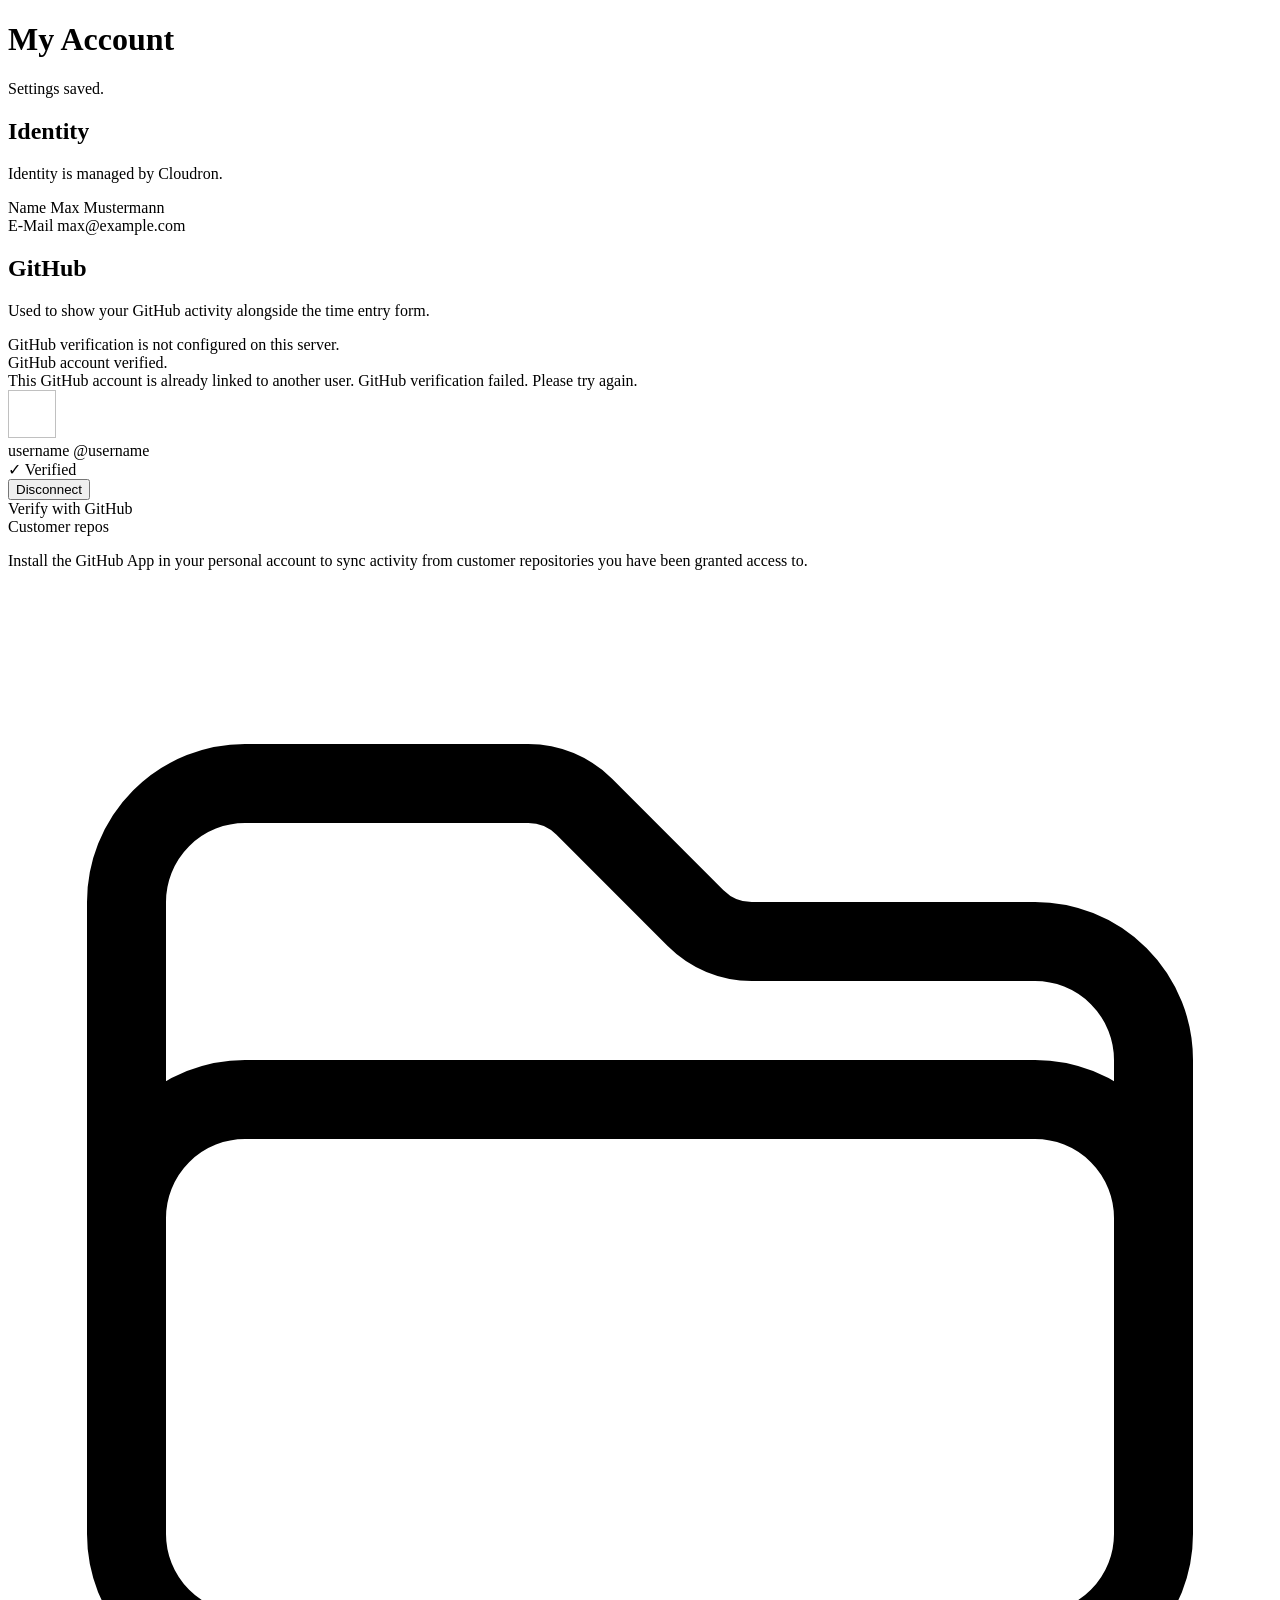
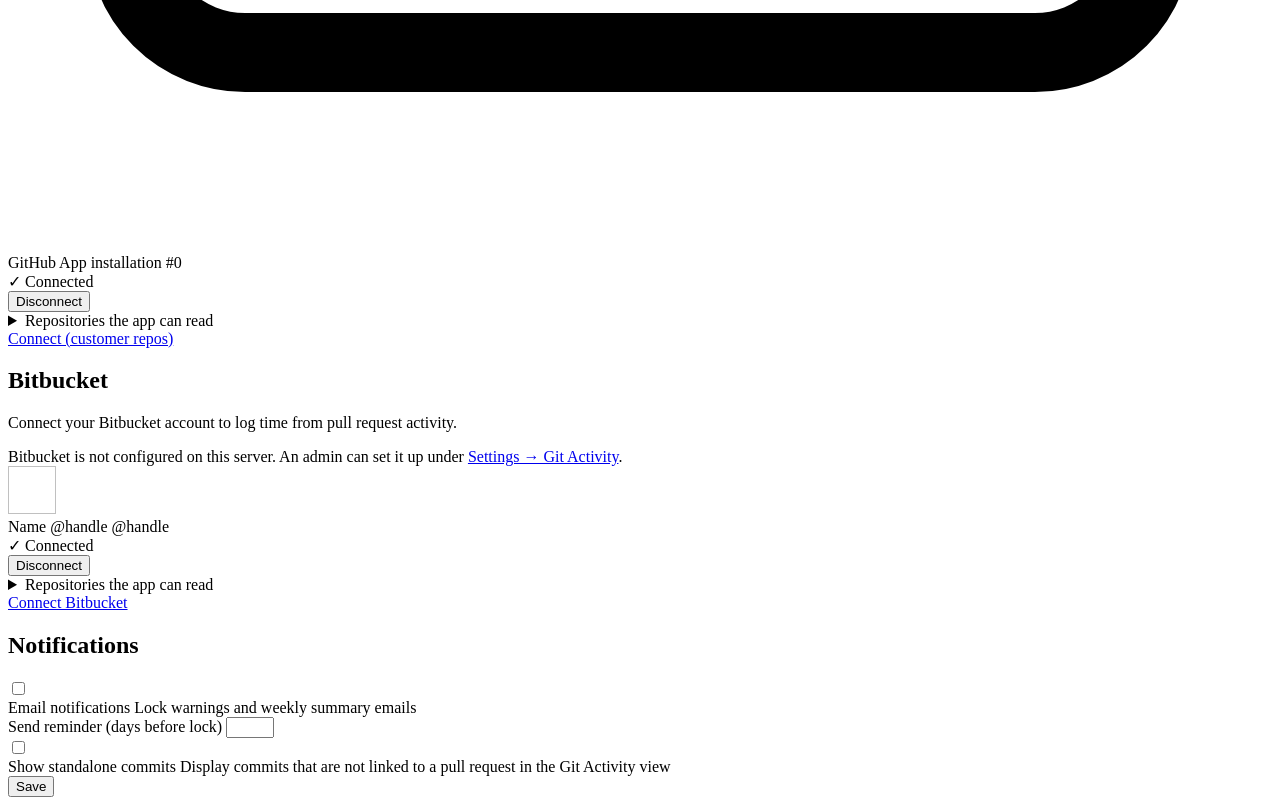
<file: src/main/resources/templates/account/index.html>
<!doctype html>
<html
  lang="en"
  th:lang="${language}"
  th:class="|theme-${theme}|"
  xmlns:th="http://www.thymeleaf.org"
>
  <head
    th:replace="~{_layout::head(title=~{::title}, scriptsDefer=~{})}"
  >
    <title th:text="#{account.page.title}">My Account</title>
  </head>
  <body th:replace="~{_layout::body(content=~{::content}, search=~{::search})}">
    <th:block th:ref="search">
      <div
        th:replace="~{fragments/user-search::user-search(placeholder=#{user-search.input.placeholder})}"
      ></div>
    </th:block>

    <th:block th:fragment="content">
      <main class="content-container content--max-w flex flex-col">
        <div class="flex-1 flex flex-col mx-auto w-full max-w-7xl px-4 desktop:px-8 pb-24">

          <h1 class="text-xl font-bold mb-6" th:text="#{account.page.title}">My Account</h1>

          <!-- Success banner -->
          <div
            th:if="${savedSuccess}"
            class="mb-6 p-4 bg-green-100 dark:bg-green-900 rounded-lg text-green-800 dark:text-green-200"
            th:text="#{account.save.success}"
          >Settings saved.</div>

          <div class="flex flex-col gap-10">

            <!-- ── Identity (read-only) ──────────────────────────────────── -->
            <section>
              <h2 class="text-lg font-semibold dark:text-zinc-300 mb-1" th:text="#{account.identity.section.title}">Identity</h2>
              <p class="text-sm text-gray-500 dark:text-zinc-400 mb-4" th:text="#{account.identity.managed-by-cloudron}">
                Identity is managed by Cloudron.
              </p>
              <div class="flex flex-col gap-3">
                <div class="flex flex-col gap-0.5">
                  <span class="text-sm font-medium text-gray-500 dark:text-zinc-400">Name</span>
                  <span class="text-base" th:text="${fullName}">Max Mustermann</span>
                </div>
                <div class="flex flex-col gap-0.5" th:if="${email}">
                  <span class="text-sm font-medium text-gray-500 dark:text-zinc-400">E-Mail</span>
                  <span class="text-base" th:text="${email}">max@example.com</span>
                </div>
              </div>
            </section>

            <!-- ── GitHub ────────────────────────────────────────────────── -->
            <section>
              <h2 class="text-lg font-semibold dark:text-zinc-300 mb-1" th:text="#{account.github.section.title}">GitHub</h2>
              <p class="text-sm text-gray-500 dark:text-zinc-400 mb-4" th:text="#{account.github-login.hint}">
                Used to show your GitHub activity alongside the time entry form.
              </p>

              <!-- Verification not configured by an admin -->
              <div th:if="${!githubUserOAuthConfigured}"
                   class="p-3 rounded border border-amber-300 dark:border-amber-700 bg-amber-50 dark:bg-amber-950 text-sm text-amber-800 dark:text-amber-200"
                   th:text="#{account.github-login.not-configured}">
                GitHub verification is not configured on this server.
              </div>

              <div th:if="${githubUserOAuthConfigured}" class="flex flex-col gap-4 max-w-md">

                <!-- Result banners (after the OAuth round-trip) -->
                <div th:if="${param.githubVerified}"
                     class="p-2 rounded border border-green-300 dark:border-green-700 bg-green-50 dark:bg-green-950 text-sm text-green-800 dark:text-green-200"
                     th:text="#{account.github-login.verify.success}">GitHub account verified.</div>
                <div th:if="${param.githubVerifyError}"
                     class="p-2 rounded border border-red-300 dark:border-red-700 bg-red-50 dark:bg-red-950 text-sm text-red-700 dark:text-red-300">
                  <span th:if="${param.githubVerifyError[0] == 'already-linked'}"
                        th:text="#{account.github-login.verify.already-linked}">This GitHub account is already linked to another user.</span>
                  <span th:unless="${param.githubVerifyError[0] == 'already-linked'}"
                        th:text="#{account.github-login.verify.failed}">GitHub verification failed. Please try again.</span>
                </div>

                <!-- Verified identity -->
                <div th:if="${githubLoginVerified and !#strings.isEmpty(githubLogin)}" class="flex flex-col gap-2">
                  <div class="flex items-center gap-3 p-2 rounded border border-green-300 dark:border-green-700 bg-green-50 dark:bg-green-950">
                    <img th:src="|https://github.com/${githubLogin}.png?size=48|" th:alt="${githubLogin}"
                         width="48" height="48" class="rounded-full w-12 h-12"/>
                    <div class="flex flex-col">
                      <span class="font-medium text-green-800 dark:text-green-200" th:text="${githubLogin}">username</span>
                      <a th:href="|https://github.com/${githubLogin}|" th:text="|@${githubLogin}|"
                         class="text-sm text-blue-600 dark:text-sky-400" target="_blank" rel="noopener noreferrer">@username</a>
                    </div>
                    <span class="ml-auto text-xs font-medium text-green-700 dark:text-green-400"
                          th:text="#{account.github-login.verified.badge}">✓ Verified</span>
                  </div>
                  <form th:action="@{/account/github/disconnect}" method="post">
                    <button type="submit" class="inline-flex items-center rounded border border-red-200 dark:border-red-900 px-2.5 py-1 text-sm font-medium text-red-600 dark:text-red-400 hover:bg-red-50 dark:hover:bg-red-950"
                            th:text="#{account.github-login.disconnect}">Disconnect</button>
                  </form>
                </div>

                <!-- Not verified yet -->
                <div th:unless="${githubLoginVerified and !#strings.isEmpty(githubLogin)}">
                  <a th:href="@{/account/github/verify}" class="button-secondary inline-flex items-center gap-2"
                     th:text="#{account.github-login.verify-with-github}">Verify with GitHub</a>
                </div>

                <!-- Customer repos: GitHub App personal installation -->
                <div th:if="${githubLoginVerified and githubPersonalInstallConfigured}"
                     class="flex flex-col gap-2 border-t border-gray-200 dark:border-zinc-700 pt-4">
                  <span class="text-sm font-medium">Customer repos</span>
                  <p class="text-xs text-gray-500 dark:text-zinc-400">
                    Install the GitHub App in your personal account to sync activity
                    from customer repositories you have been granted access to.
                  </p>

                  <!-- Connected (same card shape as the identity cards) -->
                  <div th:if="${githubInstallationId != null}" class="flex flex-col gap-2">
                    <div class="flex items-center gap-3 p-2 rounded border border-green-300 dark:border-green-700 bg-green-50 dark:bg-green-950">
                      <div class="flex items-center justify-center w-12 h-12 rounded-full bg-white dark:bg-zinc-900 text-gray-400 dark:text-zinc-500 shrink-0">
                        <svg xmlns="http://www.w3.org/2000/svg" fill="none" viewBox="0 0 24 24" stroke-width="1.5" stroke="currentColor" class="w-6 h-6">
                          <path stroke-linecap="round" stroke-linejoin="round" d="M2.25 12.75V12A2.25 2.25 0 0 1 4.5 9.75h15A2.25 2.25 0 0 1 21.75 12v.75m-8.69-6.44-2.12-2.12a1.5 1.5 0 0 0-1.061-.44H4.5A2.25 2.25 0 0 0 2.25 6v12a2.25 2.25 0 0 0 2.25 2.25h15A2.25 2.25 0 0 0 21.75 18V9a2.25 2.25 0 0 0-2.25-2.25h-5.379a1.5 1.5 0 0 1-1.06-.44Z"/>
                        </svg>
                      </div>
                      <div class="flex flex-col min-w-0">
                        <span class="font-medium text-green-800 dark:text-green-200">GitHub App installation</span>
                        <span class="text-sm text-gray-500 dark:text-zinc-400 truncate" th:text="|#${githubInstallationId}|">#0</span>
                      </div>
                      <span class="ml-auto text-xs font-medium text-green-700 dark:text-green-400 shrink-0">✓ Connected</span>
                    </div>
                    <form th:action="@{/account/github/disconnect-personal}" method="post">
                      <button type="submit" class="inline-flex items-center rounded border border-red-200 dark:border-red-900 px-2.5 py-1 text-sm font-medium text-red-600 dark:text-red-400 hover:bg-red-50 dark:hover:bg-red-950">
                        Disconnect
                      </button>
                    </form>
                  </div>

                  <!-- Repositories this installation can read -->
                  <details th:if="${githubInstallationId != null}" class="mt-1">
                    <summary class="text-sm font-medium cursor-pointer text-gray-700 dark:text-zinc-300">
                      Repositories the app can read
                    </summary>
                    <turbo-frame id="github-repos" src="/account/github/repositories" loading="lazy">
                      <p class="text-xs text-gray-500 dark:text-zinc-400 py-2">Loading…</p>
                    </turbo-frame>
                  </details>

                  <!-- Not connected -->
                  <div th:if="${githubInstallationId == null}">
                    <a href="/account/github/connect"
                       class="button-secondary text-sm inline-flex items-center gap-2">
                      Connect (customer repos)
                    </a>
                  </div>
                </div>

              </div>
            </section>

            <!-- ── Bitbucket ──────────────────────────────────────────────── -->
            <section>
              <h2 class="text-lg font-semibold dark:text-zinc-300 mb-1">Bitbucket</h2>
              <p class="text-sm text-gray-500 dark:text-zinc-400 mb-4">
                Connect your Bitbucket account to log time from pull request activity.
              </p>

              <div th:if="${!bitbucketConfigured}"
                   class="p-3 rounded border border-amber-300 dark:border-amber-700 bg-amber-50 dark:bg-amber-950 text-sm text-amber-800 dark:text-amber-200">
                Bitbucket is not configured on this server.
                An admin can set it up under <a href="/settings/git-activity" class="underline">Settings → Git Activity</a>.
              </div>

              <div th:if="${bitbucketConfigured}" class="flex flex-col gap-4 max-w-md">

                <!-- Connected identity -->
                <div th:if="${bitbucketConnected}" class="flex flex-col gap-2">
                  <div class="flex items-center gap-3 p-2 rounded border border-green-300 dark:border-green-700 bg-green-50 dark:bg-green-950">
                    <img th:if="${bitbucketAvatarUrl != null}" th:src="${bitbucketAvatarUrl}"
                         th:alt="${bitbucketDisplayName}" width="48" height="48"
                         referrerpolicy="no-referrer" onerror="this.style.display='none'"
                         class="rounded-full w-12 h-12 bg-white object-cover"/>
                    <div class="flex flex-col">
                      <span class="font-medium text-green-800 dark:text-green-200"
                            th:text="${bitbucketDisplayName != null ? bitbucketDisplayName : (bitbucketNickname != null ? bitbucketNickname : 'Bitbucket account')}">Name</span>
                      <a th:if="${bitbucketNickname != null and bitbucketProfileUrl != null}"
                         th:href="${bitbucketProfileUrl}" th:text="|@${bitbucketNickname}|"
                         class="text-sm text-blue-600 dark:text-sky-400" target="_blank" rel="noopener noreferrer">@handle</a>
                      <span th:if="${bitbucketNickname != null and bitbucketProfileUrl == null}"
                            class="text-sm text-gray-500 dark:text-zinc-400" th:text="|@${bitbucketNickname}|">@handle</span>
                    </div>
                    <span class="ml-auto text-xs font-medium text-green-700 dark:text-green-400">✓ Connected</span>
                  </div>
                  <form th:action="@{/account/bitbucket/disconnect}" method="post">
                    <button type="submit" class="inline-flex items-center rounded border border-red-200 dark:border-red-900 px-2.5 py-1 text-sm font-medium text-red-600 dark:text-red-400 hover:bg-red-50 dark:hover:bg-red-950">
                      Disconnect
                    </button>
                  </form>
                </div>

                <!-- Repositories the app can read -->
                <details th:if="${bitbucketConnected}" class="border-t border-gray-200 dark:border-zinc-700 pt-3">
                  <summary class="text-sm font-medium cursor-pointer text-gray-700 dark:text-zinc-300">
                    Repositories the app can read
                  </summary>
                  <turbo-frame id="bitbucket-repos" src="/account/bitbucket/repositories" loading="lazy">
                    <p class="text-xs text-gray-500 dark:text-zinc-400 py-2">Loading…</p>
                  </turbo-frame>
                </details>

                <!-- Not connected -->
                <div th:if="${!bitbucketConnected}">
                  <a href="/account/bitbucket/connect" class="button-secondary inline-flex items-center gap-2">
                    Connect Bitbucket
                  </a>
                </div>
              </div>
            </section>

            <!-- ── Notifications ──────────────────────────────────────────── -->
            <section>
              <h2 class="text-lg font-semibold dark:text-zinc-300 mb-1">Notifications</h2>
              <form th:action="@{/account}" method="post">
                <div class="flex flex-col gap-4">
                  <label class="flex items-center gap-3 cursor-pointer">
                    <span class="checkbox-switch">
                      <input type="checkbox" name="notificationsEnabled"
                             id="notificationsEnabled"
                             th:checked="${notificationsEnabled}"
                             class="peer mt-0.5"
                             onchange="document.getElementById('reminderDaysBeforeLock').disabled = !this.checked"/>
                    </span>
                    <div class="flex flex-col">
                      <span class="text-sm font-medium" th:text="#{account.notifications.label}">Email notifications</span>
                      <span class="text-xs text-gray-500 dark:text-zinc-400" th:text="#{account.notifications.hint}">Lock warnings and weekly summary emails</span>
                    </div>
                  </label>
                  <div class="flex flex-col gap-1 ml-10">
                    <label for="reminderDaysBeforeLock" class="text-sm font-medium text-gray-700 dark:text-zinc-300">Send reminder (days before lock)</label>
                    <input
                      type="number"
                      id="reminderDaysBeforeLock"
                      name="reminderDaysBeforeLock"
                      th:value="${reminderDaysBeforeLock}"
                      th:disabled="${!notificationsEnabled}"
                      min="1"
                      max="30"
                      class="border border-gray-300 dark:border-zinc-600 rounded px-3 py-2 dark:bg-zinc-800 dark:text-zinc-100 w-24 disabled:opacity-40"
                    />
                  </div>
                  <label class="flex items-center gap-3 cursor-pointer">
                    <span class="checkbox-switch">
                      <input type="checkbox" name="showStandaloneCommits"
                             th:checked="${showStandaloneCommits}"
                             class="peer mt-0.5"/>
                    </span>
                    <div class="flex flex-col">
                      <span class="text-sm font-medium">Show standalone commits</span>
                      <span class="text-xs text-gray-500 dark:text-zinc-400">Display commits that are not linked to a pull request in the Git Activity view</span>
                    </div>
                  </label>
                </div>
                <div class="mt-4">
                  <button type="submit" class="button-secondary">Save</button>
                </div>
              </form>
            </section>

          </div>
        </div>
      </main>
    </th:block>
  </body>
</html>
</file>
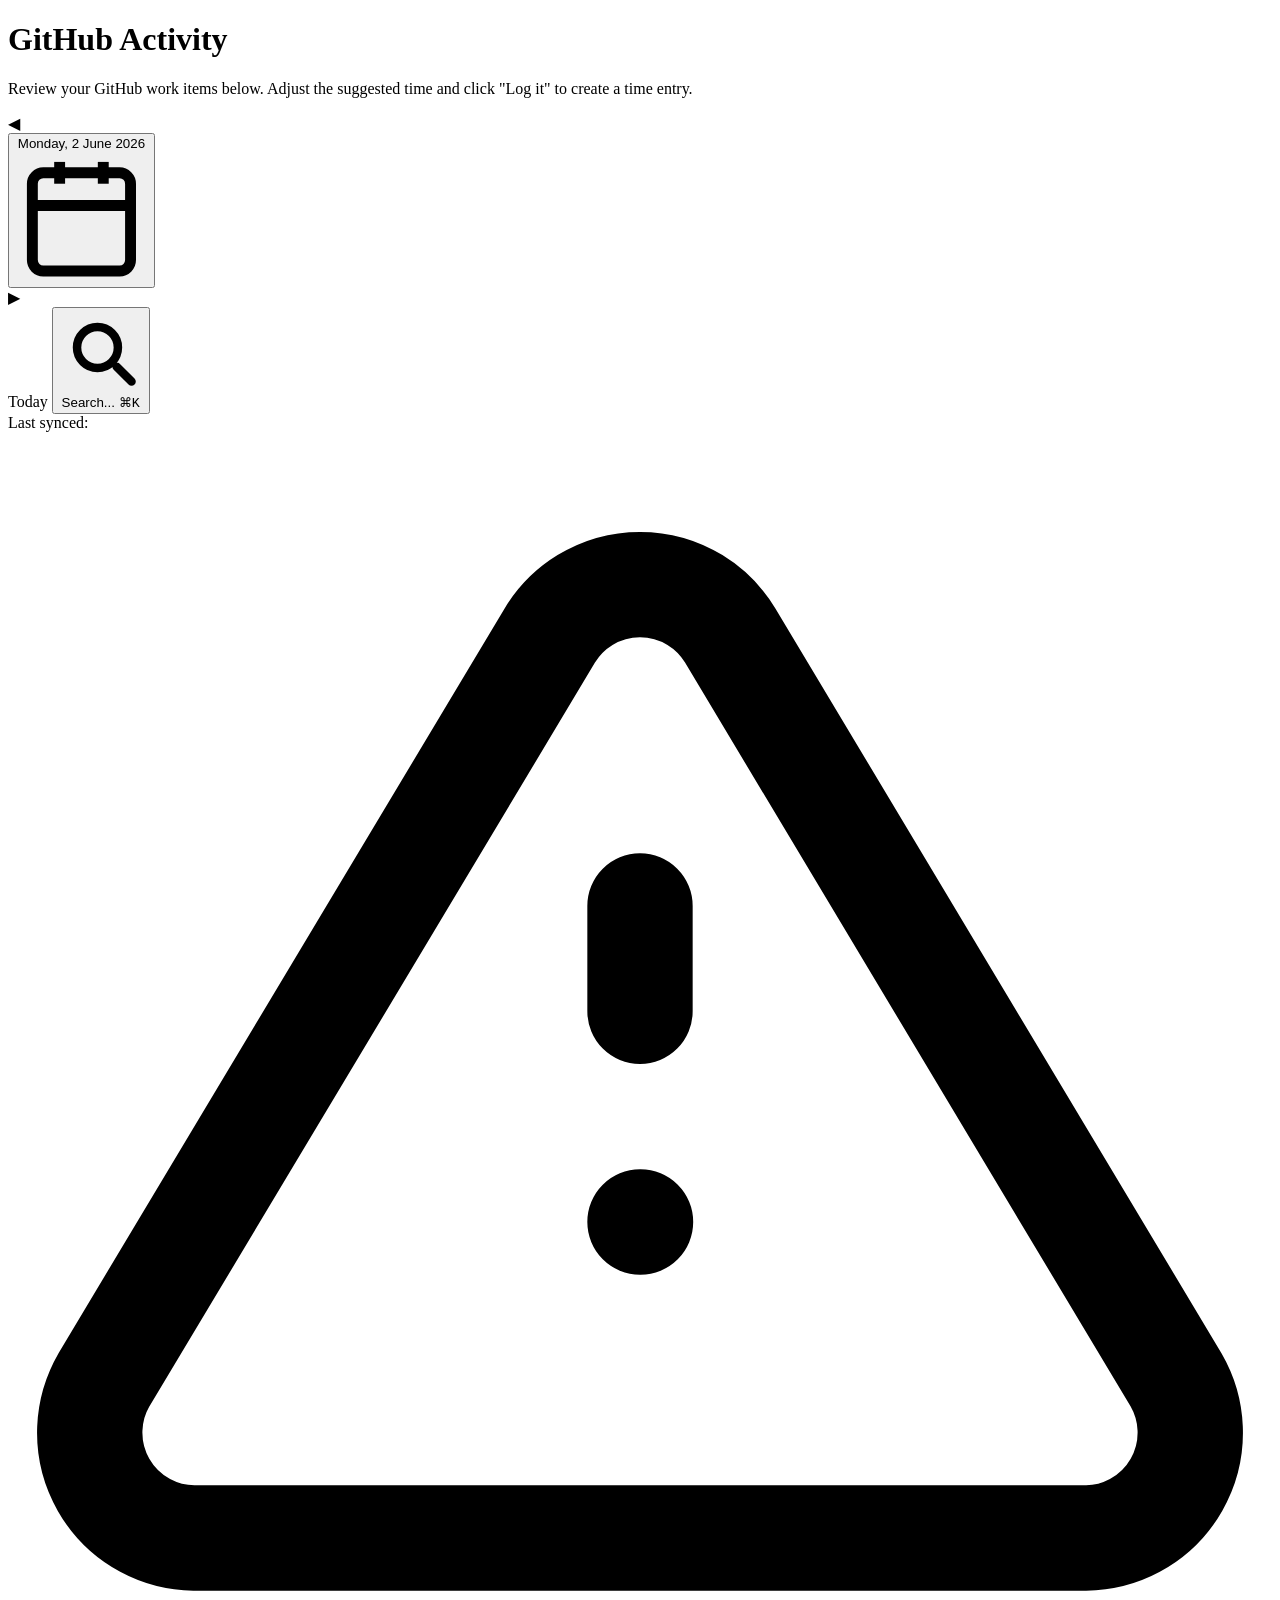
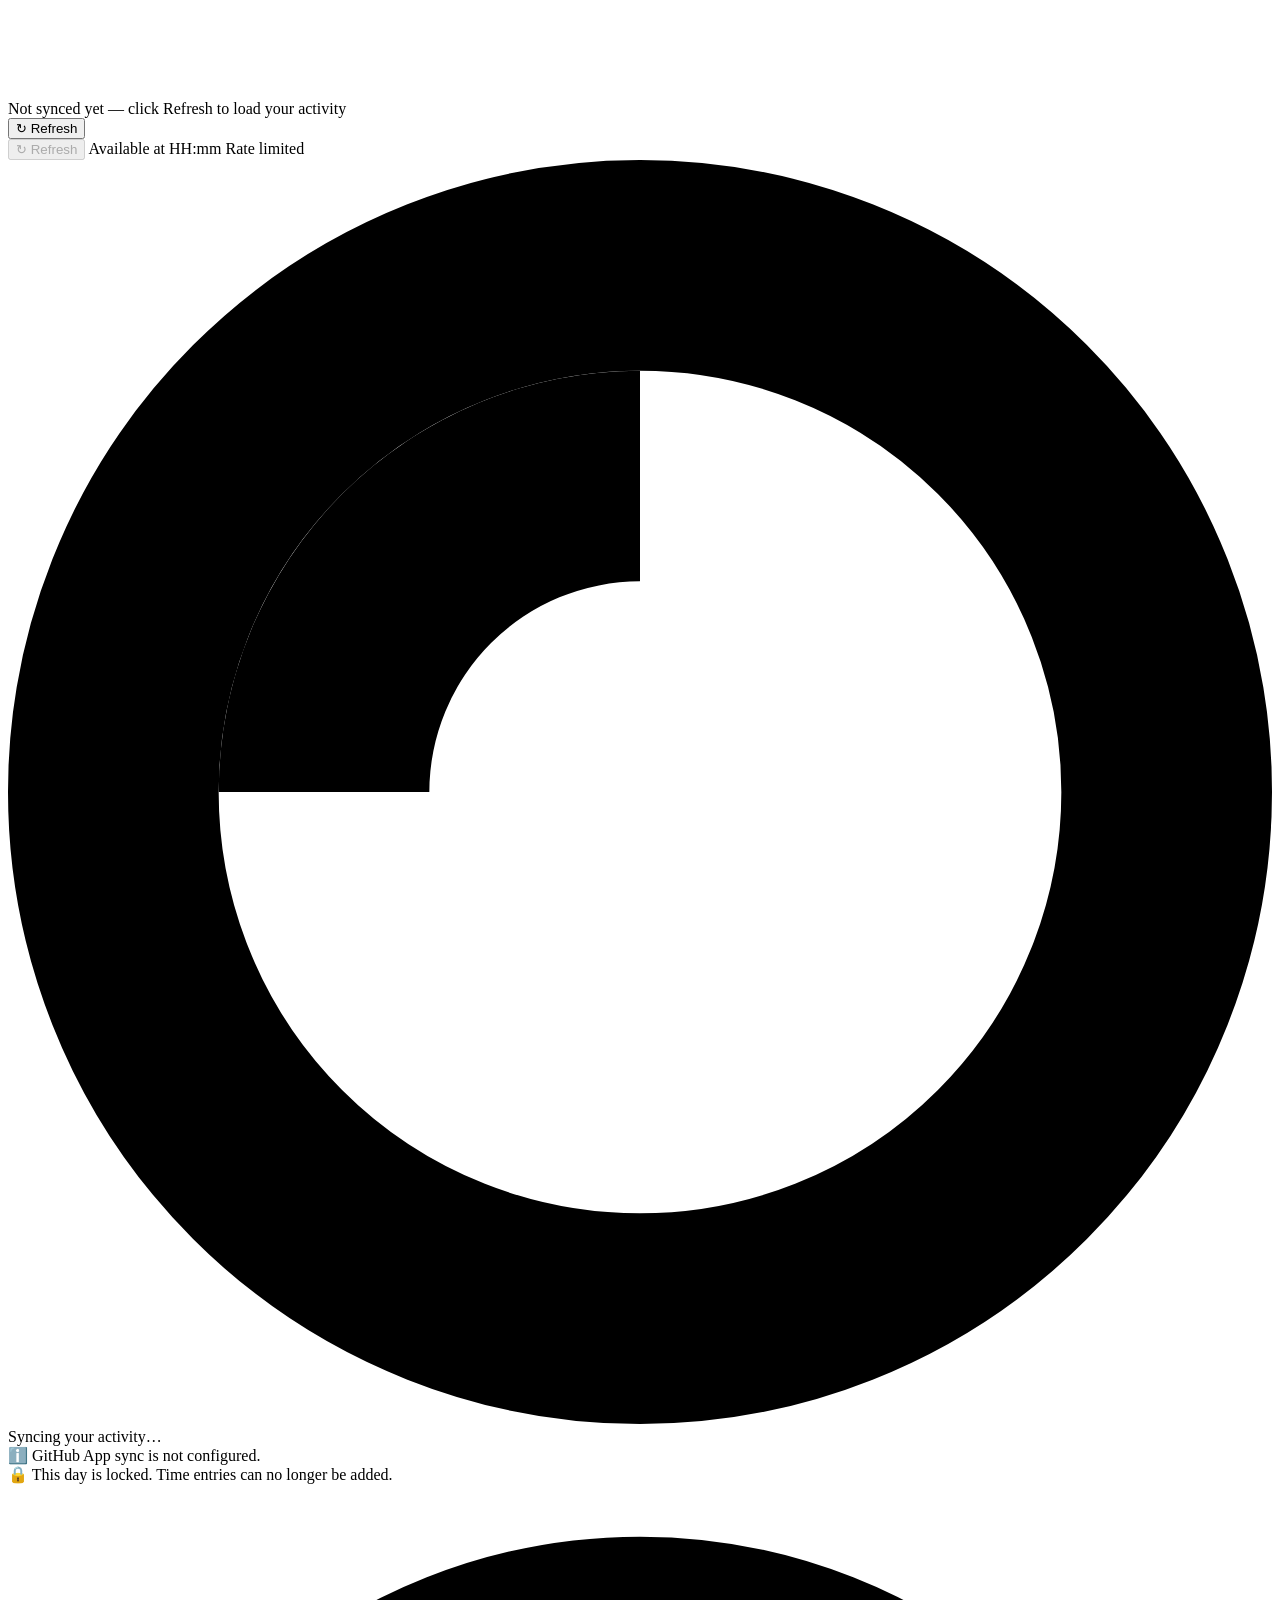
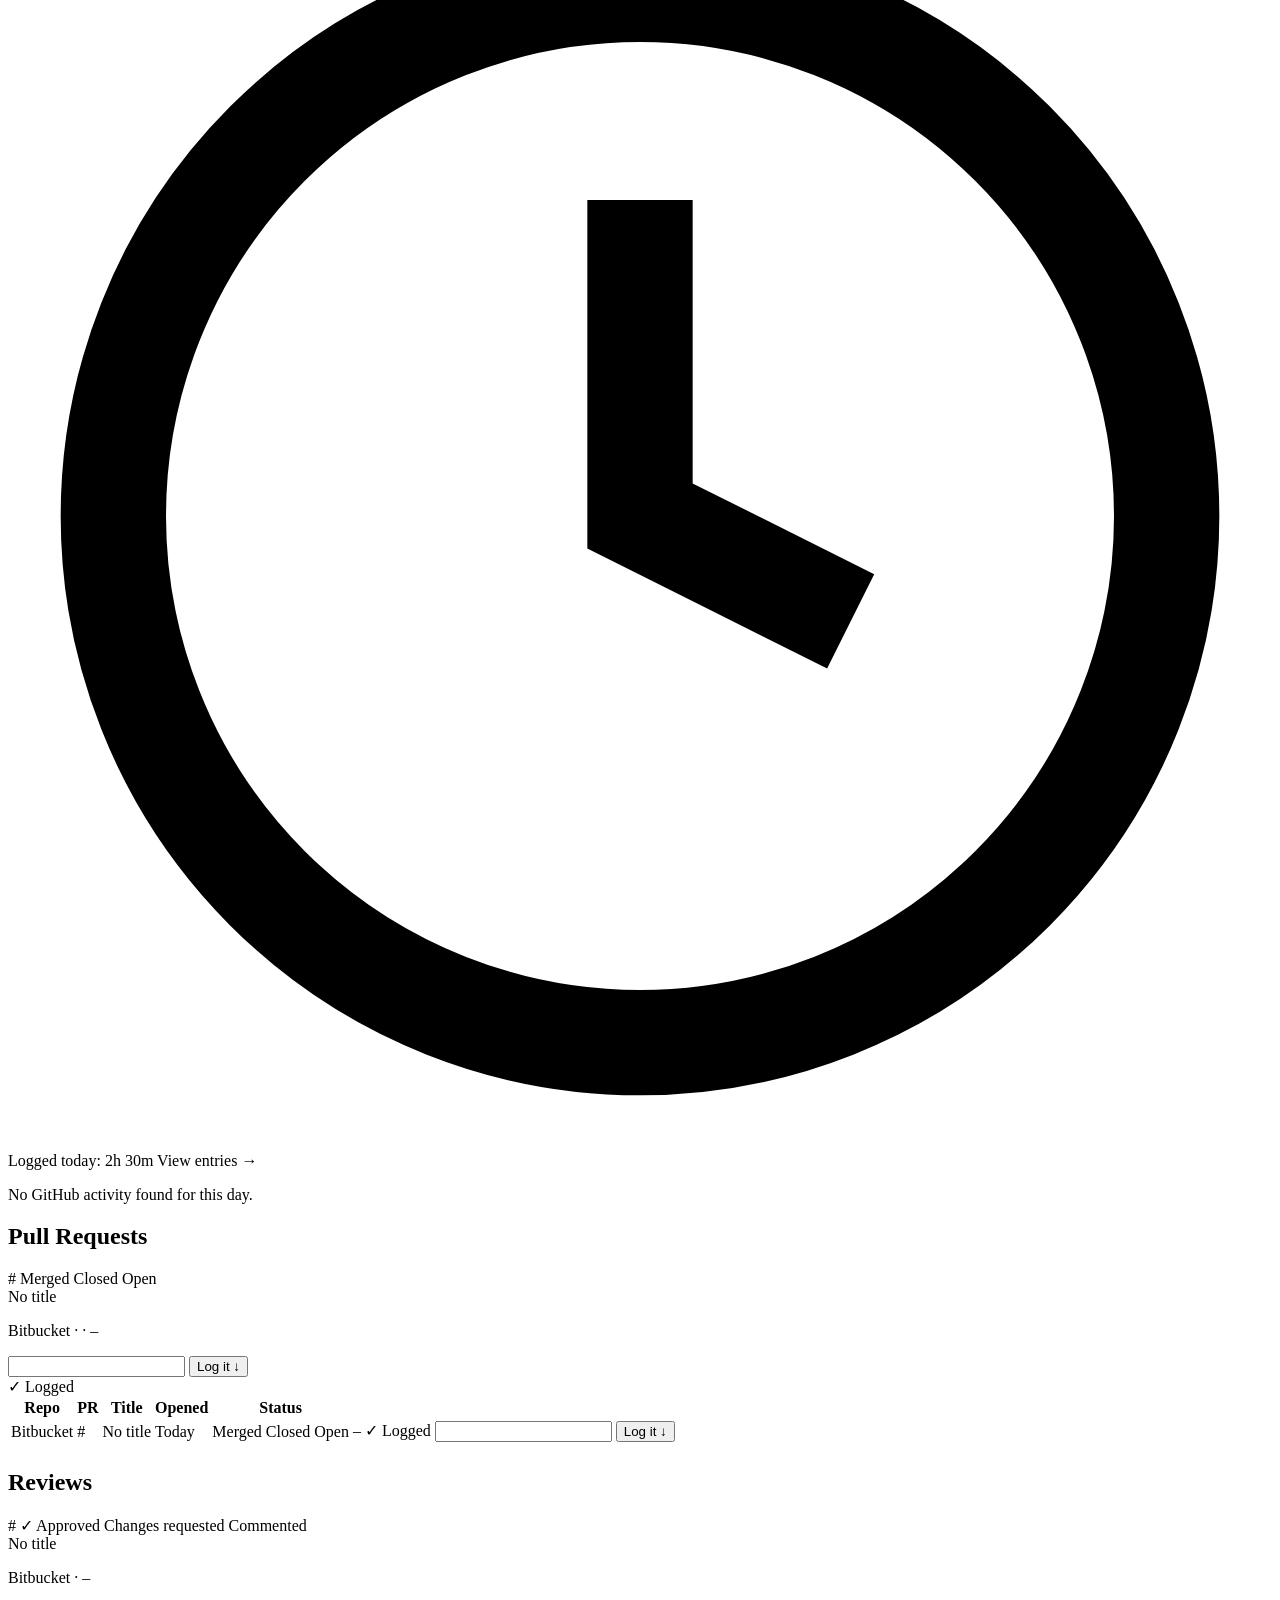
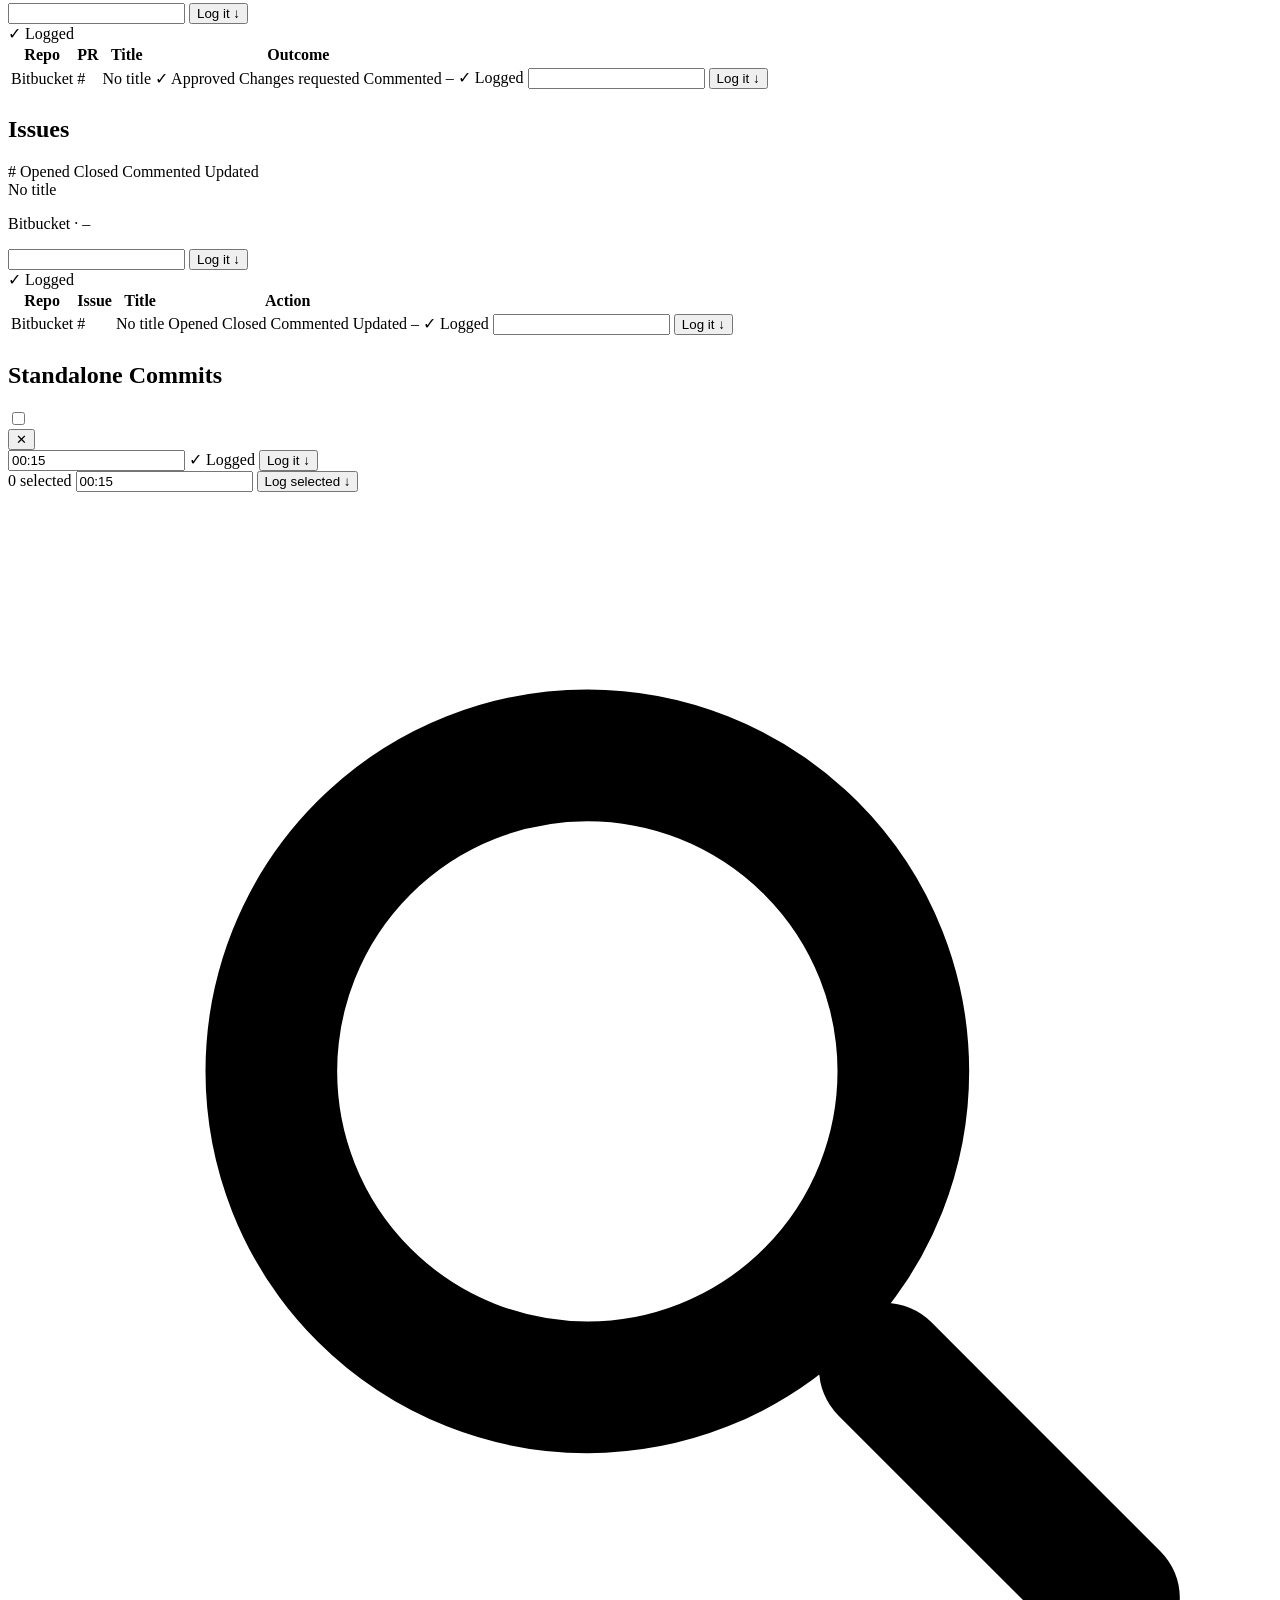
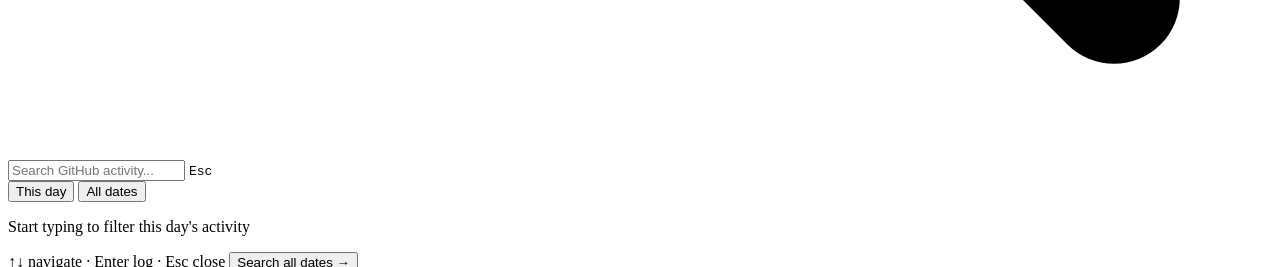
<file: src/main/resources/templates/github-activity/index.html>
<!doctype html>
<html
  lang="en"
  th:lang="${language}"
  th:class="|theme-${theme}|"
  xmlns:th="http://www.thymeleaf.org"
>
  <head th:replace="~{_layout::head(title=~{::title}, scriptsDefer=~{::scriptsDefer})}">
    <title th:text="#{github-activity.page.title}">GitHub Activity</title>
    <th:block th:fragment="scriptsDefer">
      <script type="module" src="" th:src="@{/assets/time-entries.js}"></script>
    </th:block>
  </head>
  <body th:replace="~{_layout::body(content=~{::content}, search=~{::search})}">
    <th:block th:ref="search">
      <div th:replace="~{fragments/user-search::user-search(placeholder=#{user-search.input.placeholder})}"></div>
    </th:block>

    <th:block th:fragment="content">

      <!-- Hide the Duet picker's input row before the component renders to prevent
           a flicker on page navigation. The calendar popup itself is shown via JS. -->
      <style>#gh-date-picker .duet-date__input-wrapper { display: none; }</style>

      <main class="content-container content--max-w flex flex-col">
        <div class="flex-1 flex flex-col mx-auto w-full max-w-7xl px-4 desktop:px-8 pb-24">

          <h1 class="text-xl font-bold mb-1" th:text="#{github-activity.page.title}">GitHub Activity</h1>
          <p class="text-sm text-gray-500 dark:text-zinc-400 mb-6" th:text="#{github-activity.tip}">
            Review your GitHub work items below. Adjust the suggested time and click "Log it" to create a time entry.
          </p>

          <!-- Date navigation -->
          <div class="mb-6 flex flex-col sm:flex-row sm:items-center gap-y-2 sm:gap-x-4">

            <!-- Row 1 on mobile / leading items on sm+: ◀ date ▶ -->
            <div class="flex items-center gap-3">
              <a th:href="@{/github-activity(date=${prevDate})}" class="button-secondary shrink-0">&#9664;</a>

              <!-- Clickable date — opens Duet date picker -->
              <div class="flex-1 sm:flex-none relative flex items-center justify-center sm:justify-start gap-1.5">
                <button type="button" id="gh-date-btn"
                        class="font-medium hover:text-blue-600 dark:hover:text-blue-400 flex items-center gap-1.5"
                        th:title="#{github-activity.pick-date}">
                  <span th:text="${#temporals.format(date, 'EEEE, d MMMM yyyy')}">Monday, 2 June 2026</span>
                  <svg xmlns="http://www.w3.org/2000/svg" class="w-3.5 h-3.5 shrink-0 text-gray-400 dark:text-zinc-500" fill="none" viewBox="0 0 24 24" stroke="currentColor" stroke-width="2">
                    <rect x="3" y="4" width="18" height="18" rx="2" ry="2"/><line x1="16" y1="2" x2="16" y2="6"/><line x1="8" y1="2" x2="8" y2="6"/><line x1="3" y1="10" x2="21" y2="10"/>
                  </svg>
                </button>
                <!-- Duet picker — input-wrapper hidden via JS, only calendar popup is shown -->
                <div id="gh-date-picker-anchor" class="absolute top-full left-0 z-50">
                  <duet-date-picker id="gh-date-picker"
                                    th:value="${#temporals.format(date, 'yyyy-MM-dd')}">
                  </duet-date-picker>
                </div>
              </div>

              <a th:href="@{/github-activity(date=${nextDate})}" class="button-secondary shrink-0">&#9654;</a>
            </div>

            <!-- Row 2 on mobile / trailing items on sm+: Today · Search · sync status · Refresh -->
            <div class="flex items-center gap-3 sm:flex-1">
              <!-- Today button — hidden when already viewing today -->
              <a th:if="${!isToday}" th:href="@{/github-activity}"
                 class="button-secondary text-xs"
                 th:text="#{github-activity.today}">Today</a>

              <!-- Search trigger -->
              <button type="button"
                      data-testid="gh-search-trigger"
                      class="button-secondary text-sm flex items-center gap-1.5"
                      onclick="ghSearchOpen()">
                <svg xmlns="http://www.w3.org/2000/svg" class="w-3.5 h-3.5 shrink-0 text-gray-500 dark:text-zinc-400" fill="none" viewBox="0 0 24 24" stroke="currentColor" stroke-width="2.5">
                  <path stroke-linecap="round" stroke-linejoin="round" d="M21 21l-4.35-4.35M17 11A6 6 0 1 1 5 11a6 6 0 0 1 12 0z"/>
                </svg>
                <span class="hidden xs:inline text-gray-500 dark:text-zinc-400">Search...</span>
                <kbd class="hidden desktop:inline-flex items-center px-1 py-0.5 text-xs font-mono rounded border border-gray-300 dark:border-zinc-600 text-gray-400 dark:text-zinc-500">⌘K</kbd>
              </button>

              <div th:if="${syncConfigured}" class="ml-auto flex items-center gap-3">
                <!-- Last synced: full label on sm+, timestamp only on mobile -->
                <span th:if="${lastSyncedAt != null}"
                      class="hidden sm:block text-xs text-gray-400 dark:text-zinc-500">
                  <span th:text="#{github-activity.last-synced}">Last synced:</span>
                  <span th:text="${#temporals.format(lastSyncedAt, 'd MMM HH:mm')}"></span>
                </span>
                <span th:if="${lastSyncedAt != null}"
                      class="sm:hidden text-xs text-gray-400 dark:text-zinc-500"
                      th:text="${#temporals.format(lastSyncedAt, 'd MMM HH:mm')}"></span>
                <!-- Never-synced warning: full text on sm+, hidden on mobile (Refresh button still visible) -->
                <span th:if="${lastSyncedAt == null}"
                      class="hidden sm:flex text-xs text-amber-600 dark:text-amber-400 items-center gap-1">
                  <svg xmlns="http://www.w3.org/2000/svg" class="w-3.5 h-3.5 shrink-0" fill="none" viewBox="0 0 24 24" stroke="currentColor" stroke-width="2">
                    <path stroke-linecap="round" stroke-linejoin="round" d="M12 9v2m0 4h.01M10.29 3.86L1.82 18a2 2 0 001.71 3h16.94a2 2 0 001.71-3L13.71 3.86a2 2 0 00-3.42 0z"/>
                  </svg>
                  <span th:text="#{github-activity.never-synced-hint}">Not synced yet — click Refresh to load your activity</span>
                </span>
                <!-- Refresh button with battery-style fill indicator.
                     A thin bar drains left-to-right as the API rate limit is consumed,
                     shifting colour from green → amber → red. Disabled when limit is low. -->
                <div class="flex items-center gap-2">
                  <form th:if="${rateLimitSafe != false}" th:action="@{/github-activity/sync}" method="post">
                    <input type="hidden" name="date" th:value="${date}"/>
                    <button type="submit"
                            class="button-secondary text-sm relative overflow-hidden"
                            th:title="|${rateLimitRemaining} / ${rateLimitTotal} #{github-activity.rate-limit-requests-remaining}|">
                      <span class="pointer-events-none absolute bottom-0 left-0 h-0.5 transition-all duration-700 ease-out rounded-full"
                            th:style="|width:${rateLimitPercent}%;background-color:${rateLimitFillColor}|">
                      </span>
                      <span class="relative" th:text="#{github-activity.sync-now}">↻ Refresh</span>
                    </button>
                  </form>
                  <th:block th:if="${rateLimitSafe == false}">
                    <button type="button" disabled
                            id="gh-rate-limited-btn"
                            class="button-secondary text-sm opacity-40 cursor-not-allowed relative overflow-hidden"
                            th:title="#{github-activity.rate-limited}">
                      <span class="pointer-events-none absolute bottom-0 left-0 h-0.5 rounded-full"
                            style="width:0%;background-color:#ef4444">
                      </span>
                      <span class="relative" th:text="#{github-activity.sync-now}">↻ Refresh</span>
                    </button>
                    <span class="text-xs text-amber-500 dark:text-amber-400"
                          th:attr="data-reset-epoch=${rateLimitResetEpoch}"
                          id="gh-rate-limit-reset-label">
                      <span th:if="${rateLimitResetAt != null}"
                            th:text="#{github-activity.rate-limit-resets-at(${rateLimitResetAt})}">Available at HH:mm</span>
                      <span th:if="${rateLimitResetAt == null}"
                            th:text="#{github-activity.rate-limited}">Rate limited</span>
                    </span>
                  </th:block>
                </div>
              </div>
            </div>
          </div>

          <!-- Auto-sync banner — shown by JS when page triggers a background sync -->
          <div id="gh-syncing-banner"
               th:attr="data-auto-sync=${autoSync}"
               class="hidden mb-4 flex items-center gap-2 px-4 py-2 rounded bg-blue-50 dark:bg-sky-950 border border-blue-200 dark:border-sky-800 text-sm text-blue-700 dark:text-sky-200">
            <svg class="w-4 h-4 shrink-0 animate-spin" xmlns="http://www.w3.org/2000/svg" fill="none" viewBox="0 0 24 24">
              <circle class="opacity-25" cx="12" cy="12" r="10" stroke="currentColor" stroke-width="4"/>
              <path class="opacity-75" fill="currentColor" d="M4 12a8 8 0 018-8v4a4 4 0 00-4 4H4z"/>
            </svg>
            <span th:text="#{github-activity.syncing}">Syncing your activity…</span>
          </div>

          <!-- Sync not configured notice -->
          <div th:if="${!syncConfigured}"
               data-testid="github-activity-sync-not-configured"
               class="mb-4 flex items-center gap-2 px-4 py-2 rounded bg-blue-50 dark:bg-sky-950 border border-blue-200 dark:border-sky-800 text-sm text-blue-800 dark:text-sky-200">
            <span>ℹ️</span>
            <span>
              <span th:text="#{github-activity.sync-not-configured}">GitHub App sync is not configured.</span>
              <span class="font-mono ml-1" th:text="${syncMissingConfig}"></span>
            </span>
          </div>

          <!-- Day locked notice -->
          <div th:if="${isLocked}"
               class="mb-4 flex items-center gap-2 px-4 py-2 rounded bg-amber-50 dark:bg-amber-950 border border-amber-300 dark:border-amber-700 text-sm text-amber-800 dark:text-amber-200">
            <span>🔒</span>
            <span th:text="#{github-activity.locked}">This day is locked. Time entries can no longer be added.</span>
          </div>

          <!-- Day logged-time summary -->
          <div th:if="${loggedDuration != null}"
               class="mb-4 flex items-center gap-2 text-sm text-gray-500 dark:text-zinc-400">
            <svg xmlns="http://www.w3.org/2000/svg" class="w-4 h-4 shrink-0 text-green-500 dark:text-green-400" fill="none" viewBox="0 0 24 24" stroke="currentColor" stroke-width="2">
              <circle cx="12" cy="12" r="10"/><polyline points="12 6 12 12 16 14"/>
            </svg>
            <span th:text="#{github-activity.logged-today}">Logged today:</span>
            <span class="font-semibold text-gray-800 dark:text-zinc-100" th:text="${loggedDuration}">2h 30m</span>
            <a th:href="@{/timeentries(date=${date})}"
               class="text-xs text-blue-500 dark:text-sky-400 hover:underline ml-1"
               th:text="#{github-activity.view-entries}">View entries →</a>
          </div>

          <!-- Empty state -->
          <p th:if="${!hasActivity}" data-testid="github-activity-empty" class="text-gray-500 dark:text-zinc-400"
             th:text="${syncConfigured} ? #{github-activity.empty} : #{github-activity.empty-no-sync}">
            No GitHub activity found for this day.
          </p>

          <!-- ── Pull Requests ──────────────────────────────────────────── -->
          <section th:if="${!#lists.isEmpty(prAnchors)}" data-testid="github-activity-pr-section" class="mb-8">
            <h2 class="text-base font-semibold text-gray-700 dark:text-zinc-200 mb-2">Pull Requests</h2>

            <!-- Mobile card layout (hidden on md+) -->
            <div class="md:hidden flex flex-col gap-3">
              <th:block th:each="anchor, stat : ${prAnchors}">
                <div class="border border-gray-200 dark:border-zinc-700 rounded-xl p-3"
                     th:attr="data-gh-type='PR',data-gh-repo=${anchor.repoName()},data-gh-title=${anchor.anchorTitle() ?: ''},data-gh-badge=${anchor.anchorId() ?: ''},data-gh-meta=${anchor.prStatus() ?: ''},data-gh-window=${anchor.windowStart() + (anchor.windowEnd() != null ? '–' + anchor.windowEnd() : '')},data-gh-logged=${anchor.logged()},data-gh-log-id=${'pr-log-it-' + stat.index}">
                  <div class="flex items-start justify-between gap-2 mb-1">
                    <div class="flex items-center gap-1.5 flex-wrap">
                      <a th:href="${anchor.anchorUrl()}"
                         target="_blank" rel="noopener"
                         class="inline-flex items-center px-2 py-0.5 rounded text-xs font-medium bg-purple-100 text-purple-800 dark:bg-purple-900 dark:text-purple-200">
                        #<span th:text="${anchor.anchorId()}"></span>
                      </a>
                      <span th:if="${anchor.prStatus() == 'Merged'}"
                            class="inline-flex items-center px-2 py-0.5 rounded text-xs font-medium bg-indigo-100 text-indigo-800 dark:bg-indigo-900 dark:text-indigo-200">Merged</span>
                      <span th:if="${anchor.prStatus() == 'Closed'}"
                            class="inline-flex items-center px-2 py-0.5 rounded text-xs font-medium bg-red-100 text-red-800 dark:bg-red-900 dark:text-red-200">Closed</span>
                      <span th:if="${anchor.prStatus() == 'Open'}"
                            class="inline-flex items-center px-2 py-0.5 rounded text-xs font-medium bg-green-100 text-green-800 dark:bg-green-900 dark:text-green-200">Open</span>
                    </div>
                  </div>
                  <a th:href="${anchor.anchorUrl()}"
                     target="_blank" rel="noopener"
                     th:if="${!#strings.isEmpty(anchor.anchorTitle())}"
                     class="block text-sm font-medium text-gray-900 dark:text-zinc-100 hover:underline mb-0.5"
                     th:text="${anchor.anchorTitle()}"></a>
                  <span th:if="${#strings.isEmpty(anchor.anchorTitle())}"
                        class="block text-sm italic text-gray-300 dark:text-zinc-600 mb-0.5">No title</span>
                  <p class="text-xs text-gray-400 dark:text-zinc-500">
                    <span th:text="${anchor.repoName()}"></span><span th:if="${anchor.platform() == 'BITBUCKET'}" class="ml-1 inline-flex items-center px-1.5 py-0.5 rounded text-[10px] font-semibold bg-blue-100 text-blue-700 dark:bg-blue-900 dark:text-blue-200">Bitbucket</span>
                    <th:block th:if="${anchor.openedDate() != null}"> · <span th:text="${anchor.openedDate()}"></span></th:block>
                    · <span th:text="${anchor.windowStart()}"></span><th:block th:if="${anchor.windowEnd() != null}">–<span th:text="${anchor.windowEnd()}"></span></th:block>
                  </p>
                  <th:block th:if="${!isLocked}">
                    <div th:if="${!anchor.logged()}" class="flex items-center gap-2 pt-2 mt-2 border-t border-gray-100 dark:border-zinc-700">
                      <input type="text" is="z-time-entry-duration-input" inputmode="numeric"
                             th:id="|pr-dur-mob-${stat.index}|" th:value="${anchor.suggestedDuration()}"
                             class="border border-gray-300 dark:border-zinc-600 rounded px-2 py-1.5 text-sm w-20 dark:bg-zinc-900 dark:text-zinc-100"/>
                      <button type="button" class="button-main-green text-sm flex-1"
                              th:data-comment="${anchor.prefilledComment()}"
                              th:data-date="${date}"
                              th:data-start="${anchor.windowStart()}"
                              th:data-duration-id="|pr-dur-mob-${stat.index}|"
                              th:data-user-local-id="${userLocalId}"
                              th:data-frame-id="|pr-frame-mob-${stat.index}|"
                              th:data-repo-name="${anchor.repoName()}"
                              th:data-anchor-type="${anchor.anchorType()}"
                              th:data-anchor-id="${anchor.anchorId()}"
                              onclick="ghLogAnchor(this)"
                              th:text="#{github-activity.log-it}">Log it ↓</button>
                    </div>
                    <div th:if="${anchor.logged()}" class="pt-2 mt-2 border-t border-gray-100 dark:border-zinc-700">
                      <span class="text-xs text-green-600 dark:text-green-400 font-medium">✓ Logged</span>
                    </div>
                  </th:block>
                </div>
                <turbo-frame th:id="|pr-frame-mob-${stat.index}|" class="block"></turbo-frame>
              </th:block>
            </div>

            <!-- Desktop table (hidden on mobile) -->
            <div class="hidden md:block">
              <div class="border border-gray-200 dark:border-zinc-700 rounded-lg overflow-hidden">
                <table class="w-full text-sm">
                  <thead class="bg-gray-50 dark:bg-zinc-800 text-xs text-gray-500 dark:text-zinc-400 uppercase tracking-wide">
                    <tr>
                      <th class="px-4 py-2 text-left">Repo</th>
                      <th class="px-4 py-2 text-left">PR</th>
                      <th class="px-4 py-2 text-left">Title</th>
                      <th class="px-4 py-2 text-left">Opened</th>
                      <th class="px-4 py-2 text-left">Status</th>
                      <th class="px-4 py-2"></th>
                    </tr>
                  </thead>
                  <tbody class="divide-y divide-gray-100 dark:divide-zinc-800">
                    <th:block th:each="anchor, stat : ${prAnchors}">
                      <tr class="hover:bg-gray-50 dark:hover:bg-zinc-800/50"
                          th:attr="data-gh-type='PR',data-gh-repo=${anchor.repoName()},data-gh-title=${anchor.anchorTitle() ?: ''},data-gh-badge=${anchor.anchorId() ?: ''},data-gh-meta=${anchor.prStatus() ?: ''},data-gh-window=${anchor.windowStart() + (anchor.windowEnd() != null ? '–' + anchor.windowEnd() : '')},data-gh-logged=${anchor.logged()},data-gh-log-id=${'pr-log-it-' + stat.index}">
                        <td class="px-4 py-3 font-mono text-xs text-gray-500 dark:text-zinc-400 whitespace-nowrap"><span th:text="${anchor.repoName()}"></span><span th:if="${anchor.platform() == 'BITBUCKET'}" class="ml-1.5 inline-flex items-center px-1.5 py-0.5 rounded text-[10px] font-semibold bg-blue-100 text-blue-700 dark:bg-blue-900 dark:text-blue-200">Bitbucket</span></td>
                        <td class="px-4 py-3 whitespace-nowrap">
                          <a th:href="${anchor.anchorUrl()}"
                             target="_blank" rel="noopener"
                             class="inline-flex items-center px-2 py-0.5 rounded text-xs font-medium bg-purple-100 text-purple-800 dark:bg-purple-900 dark:text-purple-200 hover:bg-purple-200 dark:hover:bg-purple-800">
                            #<span th:text="${anchor.anchorId()}"></span>
                          </a>
                        </td>
                        <td class="px-4 py-3">
                          <a th:href="${anchor.anchorUrl()}"
                             target="_blank" rel="noopener"
                             th:if="${!#strings.isEmpty(anchor.anchorTitle())}"
                             class="text-gray-800 dark:text-zinc-100 hover:underline"
                             th:text="${anchor.anchorTitle()}"></a>
                          <span th:if="${#strings.isEmpty(anchor.anchorTitle())}"
                                class="text-gray-300 dark:text-zinc-600 text-xs italic">No title</span>
                        </td>
                        <td class="px-4 py-3 text-xs text-gray-400 dark:text-zinc-500 whitespace-nowrap">
                          <span th:if="${anchor.openedDate() != null}" th:text="${anchor.openedDate()}"></span>
                          <span th:if="${anchor.openedDate() == null}" class="text-gray-300 dark:text-zinc-600">Today</span>
                        </td>
                        <td class="px-4 py-3 whitespace-nowrap">
                          <span th:if="${anchor.prStatus() == 'Merged'}"
                                class="inline-flex items-center px-2 py-0.5 rounded text-xs font-medium bg-indigo-100 text-indigo-800 dark:bg-indigo-900 dark:text-indigo-200">
                            Merged
                          </span>
                          <span th:if="${anchor.prStatus() == 'Closed'}"
                                class="inline-flex items-center px-2 py-0.5 rounded text-xs font-medium bg-red-100 text-red-800 dark:bg-red-900 dark:text-red-200">
                            Closed
                          </span>
                          <span th:if="${anchor.prStatus() == 'Open'}"
                                class="inline-flex items-center px-2 py-0.5 rounded text-xs font-medium bg-green-100 text-green-800 dark:bg-green-900 dark:text-green-200">
                            Open
                          </span>
                        </td>
                        <td class="px-4 py-3 text-right whitespace-nowrap">
                          <th:block th:if="${!isLocked}">
                            <div class="flex items-center justify-end gap-2">
                              <span class="text-xs text-gray-400 dark:text-zinc-500">
                                <span th:text="${anchor.windowStart()}"></span><span th:if="${anchor.windowEnd() != null}">–<span th:text="${anchor.windowEnd()}"></span></span>
                              </span>
                              <span th:if="${anchor.logged()}"
                                    th:data-testid="|pr-logged-${stat.index}|"
                                    class="shrink-0 text-xs text-green-600 dark:text-green-400 font-medium">✓ Logged</span>
                              <th:block th:if="${!anchor.logged()}">
                                <input type="text" th:id="|pr-dur-${stat.index}|" th:value="${anchor.suggestedDuration()}"
                                       class="border border-gray-300 dark:border-zinc-600 rounded px-2 py-0.5 text-xs w-16 dark:bg-zinc-900 dark:text-zinc-100"/>
                                <button type="button" class="button-main-green text-xs"
                                        th:data-testid="|pr-log-it-${stat.index}|"
                                        th:data-comment="${anchor.prefilledComment()}"
                                        th:data-date="${date}"
                                        th:data-start="${anchor.windowStart()}"
                                        th:data-duration-id="|pr-dur-${stat.index}|"
                                        th:data-user-local-id="${userLocalId}"
                                        th:data-frame-id="|pr-frame-${stat.index}|"
                                        th:data-repo-name="${anchor.repoName()}"
                                        th:data-anchor-type="${anchor.anchorType()}"
                                        th:data-anchor-id="${anchor.anchorId()}"
                                        onclick="ghLogAnchor(this)"
                                        th:text="#{github-activity.log-it}">Log it ↓</button>
                              </th:block>
                            </div>
                          </th:block>
                        </td>
                      </tr>
                      <tr th:id="|pr-frame-row-${stat.index}|">
                        <td colspan="6" class="p-0">
                          <turbo-frame th:id="|pr-frame-${stat.index}|" class="block"></turbo-frame>
                        </td>
                      </tr>
                    </th:block>
                  </tbody>
                </table>
              </div>
            </div>
          </section>

          <!-- ── Reviews ───────────────────────────────────────────────── -->
          <section th:if="${!#lists.isEmpty(reviewAnchors)}" data-testid="github-activity-reviews-section" class="mb-8">
            <h2 class="text-base font-semibold text-gray-700 dark:text-zinc-200 mb-2">Reviews</h2>

            <!-- Mobile card layout (hidden on md+) -->
            <div class="md:hidden flex flex-col gap-3">
              <th:block th:each="anchor, stat : ${reviewAnchors}">
                <div class="border border-gray-200 dark:border-zinc-700 rounded-xl p-3"
                     th:attr="data-gh-type='Review',data-gh-repo=${anchor.repoName()},data-gh-title=${anchor.anchorTitle() ?: ''},data-gh-badge=${anchor.anchorId() ?: ''},data-gh-meta=${anchor.reviewOutcome() ?: ''},data-gh-window=${anchor.windowStart() + (anchor.windowEnd() != null ? '–' + anchor.windowEnd() : '')},data-gh-logged=${anchor.logged()},data-gh-log-id=${'rev-log-it-' + stat.index}">
                  <div class="flex items-center gap-1.5 flex-wrap mb-1">
                    <a th:href="${anchor.anchorUrl()}"
                       target="_blank" rel="noopener"
                       class="inline-flex items-center px-2 py-0.5 rounded text-xs font-medium bg-purple-100 text-purple-800 dark:bg-purple-900 dark:text-purple-200">
                      #<span th:text="${anchor.anchorId()}"></span>
                    </a>
                    <span th:if="${anchor.reviewOutcome() == 'Approved'}"
                          class="inline-flex items-center px-2 py-0.5 rounded text-xs font-medium bg-green-100 text-green-800 dark:bg-green-900 dark:text-green-200">✓ Approved</span>
                    <span th:if="${anchor.reviewOutcome() == 'Changes requested'}"
                          class="inline-flex items-center px-2 py-0.5 rounded text-xs font-medium bg-amber-100 text-amber-800 dark:bg-amber-900 dark:text-amber-200">Changes requested</span>
                    <span th:if="${anchor.reviewOutcome() == 'Commented'}"
                          class="inline-flex items-center px-2 py-0.5 rounded text-xs font-medium bg-gray-100 text-gray-700 dark:bg-zinc-700 dark:text-zinc-200">Commented</span>
                  </div>
                  <a th:href="${anchor.anchorUrl()}"
                     target="_blank" rel="noopener"
                     th:if="${!#strings.isEmpty(anchor.anchorTitle())}"
                     class="block text-sm font-medium text-gray-900 dark:text-zinc-100 hover:underline mb-0.5"
                     th:text="${anchor.anchorTitle()}"></a>
                  <span th:if="${#strings.isEmpty(anchor.anchorTitle())}"
                        class="block text-sm italic text-gray-300 dark:text-zinc-600 mb-0.5">No title</span>
                  <p class="text-xs text-gray-400 dark:text-zinc-500">
                    <span th:text="${anchor.repoName()}"></span><span th:if="${anchor.platform() == 'BITBUCKET'}" class="ml-1 inline-flex items-center px-1.5 py-0.5 rounded text-[10px] font-semibold bg-blue-100 text-blue-700 dark:bg-blue-900 dark:text-blue-200">Bitbucket</span>
                    · <span th:text="${anchor.windowStart()}"></span><th:block th:if="${anchor.windowEnd() != null}">–<span th:text="${anchor.windowEnd()}"></span></th:block>
                  </p>
                  <th:block th:if="${!isLocked}">
                    <div th:if="${!anchor.logged()}" class="flex items-center gap-2 pt-2 mt-2 border-t border-gray-100 dark:border-zinc-700">
                      <input type="text" is="z-time-entry-duration-input" inputmode="numeric"
                             th:id="|rev-dur-mob-${stat.index}|" th:value="${anchor.suggestedDuration()}"
                             class="border border-gray-300 dark:border-zinc-600 rounded px-2 py-1.5 text-sm w-20 dark:bg-zinc-900 dark:text-zinc-100"/>
                      <button type="button" class="button-main-green text-sm flex-1"
                              th:data-comment="${anchor.prefilledComment()}"
                              th:data-date="${date}"
                              th:data-start="${anchor.windowStart()}"
                              th:data-duration-id="|rev-dur-mob-${stat.index}|"
                              th:data-user-local-id="${userLocalId}"
                              th:data-frame-id="|rev-frame-mob-${stat.index}|"
                              th:data-repo-name="${anchor.repoName()}"
                              th:data-anchor-type="${anchor.anchorType()}"
                              th:data-anchor-id="${anchor.anchorId()}"
                              onclick="ghLogAnchor(this)"
                              th:text="#{github-activity.log-it}">Log it ↓</button>
                    </div>
                    <div th:if="${anchor.logged()}" class="pt-2 mt-2 border-t border-gray-100 dark:border-zinc-700">
                      <span class="text-xs text-green-600 dark:text-green-400 font-medium">✓ Logged</span>
                    </div>
                  </th:block>
                </div>
                <turbo-frame th:id="|rev-frame-mob-${stat.index}|" class="block"></turbo-frame>
              </th:block>
            </div>

            <!-- Desktop table (hidden on mobile) -->
            <div class="hidden md:block">
              <div class="border border-gray-200 dark:border-zinc-700 rounded-lg overflow-hidden">
                <table class="w-full text-sm">
                  <thead class="bg-gray-50 dark:bg-zinc-800 text-xs text-gray-500 dark:text-zinc-400 uppercase tracking-wide">
                    <tr>
                      <th class="px-4 py-2 text-left">Repo</th>
                      <th class="px-4 py-2 text-left">PR</th>
                      <th class="px-4 py-2 text-left">Title</th>
                      <th class="px-4 py-2 text-left">Outcome</th>
                      <th class="px-4 py-2"></th>
                    </tr>
                  </thead>
                  <tbody class="divide-y divide-gray-100 dark:divide-zinc-800">
                    <th:block th:each="anchor, stat : ${reviewAnchors}">
                      <tr class="hover:bg-gray-50 dark:hover:bg-zinc-800/50"
                          th:attr="data-gh-type='Review',data-gh-repo=${anchor.repoName()},data-gh-title=${anchor.anchorTitle() ?: ''},data-gh-badge=${anchor.anchorId() ?: ''},data-gh-meta=${anchor.reviewOutcome() ?: ''},data-gh-window=${anchor.windowStart() + (anchor.windowEnd() != null ? '–' + anchor.windowEnd() : '')},data-gh-logged=${anchor.logged()},data-gh-log-id=${'rev-log-it-' + stat.index}">
                        <td class="px-4 py-3 font-mono text-xs text-gray-500 dark:text-zinc-400 whitespace-nowrap"><span th:text="${anchor.repoName()}"></span><span th:if="${anchor.platform() == 'BITBUCKET'}" class="ml-1.5 inline-flex items-center px-1.5 py-0.5 rounded text-[10px] font-semibold bg-blue-100 text-blue-700 dark:bg-blue-900 dark:text-blue-200">Bitbucket</span></td>
                        <td class="px-4 py-3 whitespace-nowrap">
                          <a th:href="${anchor.anchorUrl()}"
                             target="_blank" rel="noopener"
                             class="inline-flex items-center px-2 py-0.5 rounded text-xs font-medium bg-purple-100 text-purple-800 dark:bg-purple-900 dark:text-purple-200 hover:bg-purple-200 dark:hover:bg-purple-800">
                            #<span th:text="${anchor.anchorId()}"></span>
                          </a>
                        </td>
                        <td class="px-4 py-3">
                          <a th:href="${anchor.anchorUrl()}"
                             target="_blank" rel="noopener"
                             th:if="${!#strings.isEmpty(anchor.anchorTitle())}"
                             class="text-gray-800 dark:text-zinc-100 hover:underline"
                             th:text="${anchor.anchorTitle()}"></a>
                          <span th:if="${#strings.isEmpty(anchor.anchorTitle())}"
                                class="text-gray-300 dark:text-zinc-600 text-xs italic">No title</span>
                        </td>
                        <td class="px-4 py-3 whitespace-nowrap">
                          <span th:if="${anchor.reviewOutcome() == 'Approved'}"
                                class="inline-flex items-center px-2 py-0.5 rounded text-xs font-medium bg-green-100 text-green-800 dark:bg-green-900 dark:text-green-200">
                            ✓ Approved
                          </span>
                          <span th:if="${anchor.reviewOutcome() == 'Changes requested'}"
                                class="inline-flex items-center px-2 py-0.5 rounded text-xs font-medium bg-amber-100 text-amber-800 dark:bg-amber-900 dark:text-amber-200">
                            Changes requested
                          </span>
                          <span th:if="${anchor.reviewOutcome() == 'Commented'}"
                                class="inline-flex items-center px-2 py-0.5 rounded text-xs font-medium bg-gray-100 text-gray-700 dark:bg-zinc-700 dark:text-zinc-200">
                            Commented
                          </span>
                        </td>
                        <td class="px-4 py-3 text-right whitespace-nowrap">
                          <th:block th:if="${!isLocked}">
                            <div class="flex items-center justify-end gap-2">
                              <span class="text-xs text-gray-400 dark:text-zinc-500">
                                <span th:text="${anchor.windowStart()}"></span><span th:if="${anchor.windowEnd() != null}">–<span th:text="${anchor.windowEnd()}"></span></span>
                              </span>
                              <span th:if="${anchor.logged()}"
                                    th:data-testid="|rev-logged-${stat.index}|"
                                    class="shrink-0 text-xs text-green-600 dark:text-green-400 font-medium">✓ Logged</span>
                              <th:block th:if="${!anchor.logged()}">
                                <input type="text" th:id="|rev-dur-${stat.index}|" th:value="${anchor.suggestedDuration()}"
                                       class="border border-gray-300 dark:border-zinc-600 rounded px-2 py-0.5 text-xs w-16 dark:bg-zinc-900 dark:text-zinc-100"/>
                                <button type="button" class="button-main-green text-xs"
                                        th:data-testid="|rev-log-it-${stat.index}|"
                                        th:data-comment="${anchor.prefilledComment()}"
                                        th:data-date="${date}"
                                        th:data-start="${anchor.windowStart()}"
                                        th:data-duration-id="|rev-dur-${stat.index}|"
                                        th:data-user-local-id="${userLocalId}"
                                        th:data-frame-id="|rev-frame-${stat.index}|"
                                        th:data-repo-name="${anchor.repoName()}"
                                        th:data-anchor-type="${anchor.anchorType()}"
                                        th:data-anchor-id="${anchor.anchorId()}"
                                        onclick="ghLogAnchor(this)"
                                        th:text="#{github-activity.log-it}">Log it ↓</button>
                              </th:block>
                            </div>
                          </th:block>
                        </td>
                      </tr>
                      <tr th:id="|rev-frame-row-${stat.index}|">
                        <td colspan="5" class="p-0">
                          <turbo-frame th:id="|rev-frame-${stat.index}|" class="block"></turbo-frame>
                        </td>
                      </tr>
                    </th:block>
                  </tbody>
                </table>
              </div>
            </div>
          </section>

          <!-- ── Issues ────────────────────────────────────────────────── -->
          <section th:if="${!#lists.isEmpty(issueAnchors)}" data-testid="github-activity-issues-section" class="mb-8">
            <h2 class="text-base font-semibold text-gray-700 dark:text-zinc-200 mb-2">Issues</h2>

            <!-- Mobile card layout (hidden on md+) -->
            <div class="md:hidden flex flex-col gap-3">
              <th:block th:each="anchor, stat : ${issueAnchors}">
                <div class="border border-gray-200 dark:border-zinc-700 rounded-xl p-3"
                     th:attr="data-gh-type='Issue',data-gh-repo=${anchor.repoName()},data-gh-title=${anchor.anchorTitle() ?: ''},data-gh-badge=${anchor.anchorId() ?: ''},data-gh-meta=${anchor.issueAction() ?: ''},data-gh-window=${anchor.windowStart() + (anchor.windowEnd() != null ? '–' + anchor.windowEnd() : '')},data-gh-logged=${anchor.logged()},data-gh-log-id=${'iss-log-it-' + stat.index}">
                  <div class="flex items-center gap-1.5 flex-wrap mb-1">
                    <a th:href="${anchor.anchorUrl()}"
                       target="_blank" rel="noopener"
                       class="inline-flex items-center px-2 py-0.5 rounded text-xs font-medium bg-green-100 text-green-800 dark:bg-green-900 dark:text-green-200">
                      #<span th:text="${anchor.anchorId()}"></span>
                    </a>
                    <span th:if="${anchor.issueAction() == 'Opened'}"
                          class="inline-flex items-center px-2 py-0.5 rounded text-xs font-medium bg-blue-100 text-blue-800 dark:bg-blue-900 dark:text-blue-200">Opened</span>
                    <span th:if="${anchor.issueAction() == 'Closed'}"
                          class="inline-flex items-center px-2 py-0.5 rounded text-xs font-medium bg-gray-100 text-gray-700 dark:bg-zinc-700 dark:text-zinc-300">Closed</span>
                    <span th:if="${anchor.issueAction() == 'Commented'}"
                          class="inline-flex items-center px-2 py-0.5 rounded text-xs font-medium bg-yellow-100 text-yellow-800 dark:bg-yellow-900 dark:text-yellow-200">Commented</span>
                    <span th:if="${anchor.issueAction() == 'Updated'}"
                          class="inline-flex items-center px-2 py-0.5 rounded text-xs font-medium bg-gray-100 text-gray-700 dark:bg-zinc-700 dark:text-zinc-300">Updated</span>
                  </div>
                  <a th:href="${anchor.anchorUrl()}"
                     target="_blank" rel="noopener"
                     th:if="${!#strings.isEmpty(anchor.anchorTitle())}"
                     class="block text-sm font-medium text-gray-900 dark:text-zinc-100 hover:underline mb-0.5"
                     th:text="${anchor.anchorTitle()}"></a>
                  <span th:if="${#strings.isEmpty(anchor.anchorTitle())}"
                        class="block text-sm italic text-gray-300 dark:text-zinc-600 mb-0.5">No title</span>
                  <p class="text-xs text-gray-400 dark:text-zinc-500">
                    <span th:text="${anchor.repoName()}"></span><span th:if="${anchor.platform() == 'BITBUCKET'}" class="ml-1 inline-flex items-center px-1.5 py-0.5 rounded text-[10px] font-semibold bg-blue-100 text-blue-700 dark:bg-blue-900 dark:text-blue-200">Bitbucket</span>
                    · <span th:text="${anchor.windowStart()}"></span><th:block th:if="${anchor.windowEnd() != null}">–<span th:text="${anchor.windowEnd()}"></span></th:block>
                  </p>
                  <th:block th:if="${!isLocked}">
                    <div th:if="${!anchor.logged()}" class="flex items-center gap-2 pt-2 mt-2 border-t border-gray-100 dark:border-zinc-700">
                      <input type="text" is="z-time-entry-duration-input" inputmode="numeric"
                             th:id="|iss-dur-mob-${stat.index}|" th:value="${anchor.suggestedDuration()}"
                             class="border border-gray-300 dark:border-zinc-600 rounded px-2 py-1.5 text-sm w-20 dark:bg-zinc-900 dark:text-zinc-100"/>
                      <button type="button" class="button-main-green text-sm flex-1"
                              th:data-comment="${anchor.prefilledComment()}"
                              th:data-date="${date}"
                              th:data-start="${anchor.windowStart()}"
                              th:data-duration-id="|iss-dur-mob-${stat.index}|"
                              th:data-user-local-id="${userLocalId}"
                              th:data-frame-id="|iss-frame-mob-${stat.index}|"
                              th:data-repo-name="${anchor.repoName()}"
                              th:data-anchor-type="${anchor.anchorType()}"
                              th:data-anchor-id="${anchor.anchorId()}"
                              onclick="ghLogAnchor(this)"
                              th:text="#{github-activity.log-it}">Log it ↓</button>
                    </div>
                    <div th:if="${anchor.logged()}" class="pt-2 mt-2 border-t border-gray-100 dark:border-zinc-700">
                      <span class="text-xs text-green-600 dark:text-green-400 font-medium">✓ Logged</span>
                    </div>
                  </th:block>
                </div>
                <turbo-frame th:id="|iss-frame-mob-${stat.index}|" class="block"></turbo-frame>
              </th:block>
            </div>

            <!-- Desktop table (hidden on mobile) -->
            <div class="hidden md:block">
              <div class="border border-gray-200 dark:border-zinc-700 rounded-lg overflow-hidden">
                <table class="w-full text-sm">
                  <thead class="bg-gray-50 dark:bg-zinc-800 text-xs text-gray-500 dark:text-zinc-400 uppercase tracking-wide">
                    <tr>
                      <th class="px-4 py-2 text-left">Repo</th>
                      <th class="px-4 py-2 text-left">Issue</th>
                      <th class="px-4 py-2 text-left">Title</th>
                      <th class="px-4 py-2 text-left">Action</th>
                      <th class="px-4 py-2"></th>
                    </tr>
                  </thead>
                  <tbody class="divide-y divide-gray-100 dark:divide-zinc-800">
                    <th:block th:each="anchor, stat : ${issueAnchors}">
                      <tr class="hover:bg-gray-50 dark:hover:bg-zinc-800/50"
                          th:attr="data-gh-type='Issue',data-gh-repo=${anchor.repoName()},data-gh-title=${anchor.anchorTitle() ?: ''},data-gh-badge=${anchor.anchorId() ?: ''},data-gh-meta=${anchor.issueAction() ?: ''},data-gh-window=${anchor.windowStart() + (anchor.windowEnd() != null ? '–' + anchor.windowEnd() : '')},data-gh-logged=${anchor.logged()},data-gh-log-id=${'iss-log-it-' + stat.index}">
                        <td class="px-4 py-3 font-mono text-xs text-gray-500 dark:text-zinc-400 whitespace-nowrap"><span th:text="${anchor.repoName()}"></span><span th:if="${anchor.platform() == 'BITBUCKET'}" class="ml-1.5 inline-flex items-center px-1.5 py-0.5 rounded text-[10px] font-semibold bg-blue-100 text-blue-700 dark:bg-blue-900 dark:text-blue-200">Bitbucket</span></td>
                        <td class="px-4 py-3 whitespace-nowrap">
                          <a th:href="${anchor.anchorUrl()}"
                             target="_blank" rel="noopener"
                             class="inline-flex items-center px-2 py-0.5 rounded text-xs font-medium bg-green-100 text-green-800 dark:bg-green-900 dark:text-green-200 hover:bg-green-200 dark:hover:bg-green-800">
                            #<span th:text="${anchor.anchorId()}"></span>
                          </a>
                        </td>
                        <td class="px-4 py-3">
                          <a th:href="${anchor.anchorUrl()}"
                             target="_blank" rel="noopener"
                             th:if="${!#strings.isEmpty(anchor.anchorTitle())}"
                             class="text-gray-800 dark:text-zinc-100 hover:underline"
                             th:text="${anchor.anchorTitle()}"></a>
                          <span th:if="${#strings.isEmpty(anchor.anchorTitle())}"
                                class="text-gray-300 dark:text-zinc-600 text-xs italic">No title</span>
                        </td>
                        <td class="px-4 py-3 whitespace-nowrap">
                          <span th:if="${anchor.issueAction() == 'Opened'}"
                                class="inline-flex items-center px-2 py-0.5 rounded text-xs font-medium bg-blue-100 text-blue-800 dark:bg-blue-900 dark:text-blue-200">
                            Opened
                          </span>
                          <span th:if="${anchor.issueAction() == 'Closed'}"
                                class="inline-flex items-center px-2 py-0.5 rounded text-xs font-medium bg-gray-100 text-gray-700 dark:bg-zinc-700 dark:text-zinc-300">
                            Closed
                          </span>
                          <span th:if="${anchor.issueAction() == 'Commented'}"
                                class="inline-flex items-center px-2 py-0.5 rounded text-xs font-medium bg-yellow-100 text-yellow-800 dark:bg-yellow-900 dark:text-yellow-200">
                            Commented
                          </span>
                          <span th:if="${anchor.issueAction() == 'Updated'}"
                                class="inline-flex items-center px-2 py-0.5 rounded text-xs font-medium bg-gray-100 text-gray-700 dark:bg-zinc-700 dark:text-zinc-300">
                            Updated
                          </span>
                        </td>
                        <td class="px-4 py-3 text-right whitespace-nowrap">
                          <th:block th:if="${!isLocked}">
                            <div class="flex items-center justify-end gap-2">
                              <span class="text-xs text-gray-400 dark:text-zinc-500">
                                <span th:text="${anchor.windowStart()}"></span><span th:if="${anchor.windowEnd() != null}">–<span th:text="${anchor.windowEnd()}"></span></span>
                              </span>
                              <span th:if="${anchor.logged()}"
                                    th:data-testid="|iss-logged-${stat.index}|"
                                    class="shrink-0 text-xs text-green-600 dark:text-green-400 font-medium">✓ Logged</span>
                              <th:block th:if="${!anchor.logged()}">
                                <input type="text" th:id="|iss-dur-${stat.index}|" th:value="${anchor.suggestedDuration()}"
                                       class="border border-gray-300 dark:border-zinc-600 rounded px-2 py-0.5 text-xs w-16 dark:bg-zinc-900 dark:text-zinc-100"/>
                                <button type="button" class="button-main-green text-xs"
                                        th:data-testid="|iss-log-it-${stat.index}|"
                                        th:data-comment="${anchor.prefilledComment()}"
                                        th:data-date="${date}"
                                        th:data-start="${anchor.windowStart()}"
                                        th:data-duration-id="|iss-dur-${stat.index}|"
                                        th:data-user-local-id="${userLocalId}"
                                        th:data-frame-id="|iss-frame-${stat.index}|"
                                        th:data-repo-name="${anchor.repoName()}"
                                        th:data-anchor-type="${anchor.anchorType()}"
                                        th:data-anchor-id="${anchor.anchorId()}"
                                        onclick="ghLogAnchor(this)"
                                        th:text="#{github-activity.log-it}">Log it ↓</button>
                              </th:block>
                            </div>
                          </th:block>
                        </td>
                      </tr>
                      <tr th:id="|iss-frame-row-${stat.index}|">
                        <td colspan="5" class="p-0">
                          <turbo-frame th:id="|iss-frame-${stat.index}|" class="block"></turbo-frame>
                        </td>
                      </tr>
                    </th:block>
                  </tbody>
                </table>
              </div>
            </div>
          </section>

          <!-- ── Standalone Commits ────────────────────────────────────── -->
          <section th:if="${showStandaloneCommits and !#lists.isEmpty(standaloneAnchors)}" data-testid="github-activity-standalone-section" class="mb-8">
            <h2 class="text-base font-semibold text-gray-700 dark:text-zinc-200 mb-2">Standalone Commits</h2>

            <div th:each="anchor, anchorStat : ${standaloneAnchors}"
                 class="mb-3 border border-gray-200 dark:border-zinc-700 rounded-lg overflow-hidden">

              <div class="px-4 py-2 bg-gray-50 dark:bg-zinc-800 border-b border-gray-200 dark:border-zinc-700">
                <span class="text-xs font-mono text-gray-500 dark:text-zinc-400" th:text="${anchor.repoName()}"></span>
                <span th:if="${anchor.anchorId() != null}"
                      class="ml-2 text-xs text-gray-400 dark:text-zinc-500"
                      th:text="${anchor.anchorId()}"></span>
              </div>

              <div class="px-4 pt-3 pb-2">
                <div th:each="event, evStat : ${anchor.events()}"
                     th:id="|ev-row-${anchorStat.index}-${evStat.index}|"
                     th:class="${event.logged()} ? 'flex items-baseline gap-2 text-sm py-1 opacity-50' : 'flex items-baseline gap-2 text-sm py-1'"
                     th:attr="data-gh-type='Commit',data-gh-repo=${anchor.repoName()},data-gh-title=${event.summary()},data-gh-badge='',data-gh-meta='',data-gh-window=${event.time()},data-gh-logged=${event.logged()},data-gh-log-id=${'ev-log-it-' + anchorStat.index + '-' + evStat.index}">

                  <th:block th:if="${!isLocked and !event.logged()}">
                    <input type="checkbox"
                           th:id="|ev-cb-${anchorStat.index}-${evStat.index}|"
                           class="gh-cb shrink-0 mt-0.5 cursor-pointer"
                           th:data-anchor="${anchorStat.index}"
                           th:data-event-id="${event.eventId()}"
                           th:data-row-id="|ev-row-${anchorStat.index}-${evStat.index}|"
                           th:data-comment="${event.prefilledComment()}"
                           th:data-time="${event.time()}"
                           th:data-date="${date}"
                           th:data-user-id="${userLocalId}"
                           onchange="ghUpdateSelectBar(this.dataset.anchor)"/>
                  </th:block>

                  <span class="shrink-0" th:text="${event.icon()}"></span>
                  <a th:if="${event.commitUrl() != null}"
                     th:href="${event.commitUrl()}" target="_blank" rel="noopener"
                     class="flex-1 text-gray-700 dark:text-zinc-300 hover:underline"
                     th:text="${event.summary()}"></a>
                  <span th:if="${event.commitUrl() == null}"
                        class="flex-1 text-gray-700 dark:text-zinc-300"
                        th:text="${event.summary()}"></span>
                  <span class="shrink-0 text-xs text-gray-400 dark:text-zinc-500" th:text="${event.time()}"></span>

                  <th:block th:if="${!isLocked and !event.logged()}">
                    <form th:action="@{/github-activity/dismiss}" method="post" class="shrink-0">
                      <input type="hidden" name="eventId" th:value="${event.eventId()}"/>
                      <input type="hidden" name="date" th:value="${date}"/>
                      <button type="submit"
                              class="text-gray-300 dark:text-zinc-600 hover:text-red-400 dark:hover:text-red-400 text-xs px-1 leading-none"
                              title="Hide this commit">✕</button>
                    </form>
                  </th:block>

                  <th:block th:if="${!isLocked}">
                    <input type="text" th:id="|ev-dur-${anchorStat.index}-${evStat.index}|" value="00:15" class="hidden"/>
                    <span th:if="${event.logged()}"
                          th:data-testid="|ev-logged-${anchorStat.index}-${evStat.index}|"
                          class="shrink-0 text-xs text-green-600 dark:text-green-400 font-medium">✓ Logged</span>
                    <button th:if="${!event.logged()}"
                            type="button"
                            th:id="|ev-btn-${anchorStat.index}-${evStat.index}|"
                            th:data-testid="|ev-log-it-${anchorStat.index}-${evStat.index}|"
                            class="button-main-green text-xs shrink-0"
                            th:data-event-id="${event.eventId()}"
                            th:data-comment="${event.prefilledComment()}"
                            th:data-date="${date}"
                            th:data-start="${event.time()}"
                            th:data-duration-id="|ev-dur-${anchorStat.index}-${evStat.index}|"
                            th:data-user-local-id="${userLocalId}"
                            th:data-frame-id="|ev-frame-${anchorStat.index}-${evStat.index}|"
                            onclick="ghLogAnchor(this)"
                            th:text="#{github-activity.log-it}">Log it ↓</button>
                  </th:block>
                </div>

                <turbo-frame th:if="${!isLocked and !event.logged()}"
                             th:each="event, evStat : ${anchor.events()}"
                             th:id="|ev-frame-${anchorStat.index}-${evStat.index}|"
                             class="block"></turbo-frame>
              </div>

              <!-- Multi-select bar -->
              <div th:if="${!isLocked}"
                   th:id="|sel-bar-${anchorStat.index}|"
                   class="hidden px-4 py-2 border-t border-blue-100 dark:border-blue-900 bg-blue-50 dark:bg-blue-950 flex items-center gap-3">
                <span class="text-xs text-blue-600 dark:text-blue-300 flex-1" th:id="|sel-label-${anchorStat.index}|">0 selected</span>
                <input type="text" th:id="|sel-dur-${anchorStat.index}|" value="00:15" placeholder="hh:mm"
                       class="border border-gray-300 dark:border-zinc-600 rounded px-2 py-0.5 text-sm w-20 dark:bg-zinc-900 dark:text-zinc-100"/>
                <button type="button"
                        class="button-main-green text-sm"
                        th:data-anchor="${anchorStat.index}"
                        th:data-user-local-id="${userLocalId}"
                        th:data-date="${date}"
                        th:data-frame-id="|sel-frame-${anchorStat.index}|"
                        th:data-duration-id="|sel-dur-${anchorStat.index}|"
                        onclick="ghLogSelected(this)">Log selected ↓</button>
              </div>
              <turbo-frame th:if="${!isLocked}"
                           th:id="|sel-frame-${anchorStat.index}|" class="block"></turbo-frame>
            </div>
          </section>

        </div>
      </main>

      <!-- ── Search Modal ─────────────────────────────────────────────────── -->
      <div id="gh-search-modal"
           data-testid="gh-search-modal"
           class="hidden fixed inset-0 z-[300]"
           role="dialog" aria-modal="true" aria-label="Search GitHub activity">
        <!-- Backdrop -->
        <div class="absolute inset-0 bg-black/60" onclick="ghSearchClose()"></div>
        <!-- Modal card -->
        <div class="relative mx-auto mt-20 max-w-2xl w-full px-4">
          <div class="bg-white dark:bg-zinc-900 rounded-xl shadow-2xl border border-gray-200 dark:border-zinc-700 flex flex-col overflow-hidden" style="max-height: 70vh">
            <!-- Input row -->
            <div class="flex items-center gap-3 px-4 py-3 border-b border-gray-200 dark:border-zinc-700 shrink-0">
              <svg xmlns="http://www.w3.org/2000/svg" class="w-4 h-4 shrink-0 text-gray-400 dark:text-zinc-500" fill="none" viewBox="0 0 24 24" stroke="currentColor" stroke-width="2.5">
                <path stroke-linecap="round" stroke-linejoin="round" d="M21 21l-4.35-4.35M17 11A6 6 0 1 1 5 11a6 6 0 0 1 12 0z"/>
              </svg>
              <input id="gh-search-input"
                     data-testid="gh-search-input"
                     type="search"
                     autocomplete="off"
                     placeholder="Search GitHub activity..."
                     class="flex-1 bg-transparent outline-none text-sm text-gray-900 dark:text-zinc-100 placeholder-gray-400 dark:placeholder-zinc-500"
                     oninput="ghSearchFilter(this.value)"
                     onkeydown="ghSearchKeyDown(event)"/>
              <kbd class="hidden desktop:inline-flex items-center px-1.5 py-0.5 text-xs font-mono rounded border border-gray-200 dark:border-zinc-700 text-gray-400 dark:text-zinc-500 shrink-0">Esc</kbd>
            </div>
            <!-- Scope tabs -->
            <div class="flex gap-2 px-4 py-2 border-b border-gray-200 dark:border-zinc-700 shrink-0">
              <button id="gh-search-tab-day" data-testid="gh-search-tab-day" type="button"
                      class="text-xs px-3 py-1 rounded-full border border-blue-300 dark:border-blue-700 bg-blue-100 text-blue-800 dark:bg-blue-900 dark:text-blue-200"
                      onclick="ghSearchSetTab('day')">This day</button>
              <button id="gh-search-tab-all" data-testid="gh-search-tab-all" type="button"
                      class="text-xs px-3 py-1 rounded-full border border-gray-200 dark:border-zinc-600 bg-white text-gray-600 dark:bg-zinc-800 dark:text-zinc-300"
                      onclick="ghSearchSetTab('all')">All dates</button>
            </div>
            <!-- Results area -->
            <div id="gh-search-results" data-testid="gh-search-results"
                 class="overflow-y-auto flex-1 py-2">
              <p id="gh-search-empty"
                 data-testid="gh-search-empty"
                 class="px-4 py-6 text-sm text-center text-gray-400 dark:text-zinc-500">
                Start typing to filter this day's activity
              </p>
              <turbo-frame id="gh-search-frame" class="block"></turbo-frame>
            </div>
            <!-- Footer -->
            <div class="flex items-center justify-between px-4 py-2 border-t border-gray-200 dark:border-zinc-700 shrink-0">
              <span class="text-xs text-gray-400 dark:text-zinc-500">↑↓ navigate · Enter log · Esc close</span>
              <button id="gh-search-all-link" data-testid="gh-search-all-link" type="button"
                      class="hidden text-xs text-blue-500 dark:text-blue-400 hover:underline"
                      onclick="ghSearchSetTab('all')">Search all dates →</button>
            </div>
          </div>
        </div>
      </div>

      <script>
        function ghLogAnchor(btn) {
          const frameId = btn.dataset.frameId;
          const frame = document.getElementById(frameId);
          if (frame && frame.src) { frame.src = ''; frame.innerHTML = ''; return; }
          const dur = document.getElementById(btn.dataset.durationId);
          const params = new URLSearchParams({
            comment: btn.dataset.comment, date: btn.dataset.date,
            startTime: btn.dataset.start || '', duration: dur ? dur.value : '',
            userLocalId: btn.dataset.userLocalId, frameId: frameId
          });
          if (frame) {
            frame.src = '/github-activity/inline-form?' + params.toString();
            frame.scrollIntoView({ behavior: 'smooth', block: 'nearest' });
            const eventId = btn.dataset.eventId;
            frame.addEventListener('turbo:submit-end', function handler(e) {
              if (e.detail.success) {
                if (eventId) {
                  ghMarkLogged(btn, frame, eventId);
                } else {
                  const span = document.createElement('span');
                  span.className = 'shrink-0 text-xs text-green-600 dark:text-green-400 font-medium';
                  span.textContent = '✓ Logged';
                  btn.replaceWith(span);
                  const csrf = document.querySelector('meta[name="_csrf"]')?.content || '';
                  const params = new URLSearchParams({
                    repoName: btn.dataset.repoName,
                    anchorType: btn.dataset.anchorType,
                    anchorId: btn.dataset.anchorId,
                    date: btn.dataset.date
                  });
                  fetch('/github-activity/mark-anchor-logged?' + params.toString(), {
                    method: 'POST',
                    headers: { 'X-CSRF-TOKEN': csrf }
                  });
                }
                frame.removeEventListener('turbo:submit-end', handler);
              }
            });
          }
        }

        function ghUpdateSelectBar(anchorIdx) {
          const checked = [...document.querySelectorAll(`.gh-cb[data-anchor="${anchorIdx}"]:checked`)];
          const bar   = document.getElementById('sel-bar-' + anchorIdx);
          const label = document.getElementById('sel-label-' + anchorIdx);
          if (!bar) return;
          bar.classList.toggle('hidden', checked.length === 0);
          if (label) label.textContent = checked.length + ' commit' + (checked.length !== 1 ? 's' : '') + ' selected';
        }

        function ghLogSelected(btn) {
          const anchorIdx = btn.dataset.anchor;
          const checked   = [...document.querySelectorAll(`.gh-cb[data-anchor="${anchorIdx}"]:checked`)];
          if (checked.length === 0) return;
          const comments  = checked.map(cb => cb.dataset.comment).join('\n');
          const times     = checked.map(cb => cb.dataset.time).sort();
          const frameId   = btn.dataset.frameId;
          const frame     = document.getElementById(frameId);
          if (frame && frame.src) { frame.src = ''; frame.innerHTML = ''; return; }
          const dur = document.getElementById(btn.dataset.durationId);
          const params = new URLSearchParams({
            comment: comments, date: btn.dataset.date,
            startTime: times[0] || '', duration: dur ? dur.value : '00:15',
            userLocalId: btn.dataset.userLocalId, frameId: frameId
          });
          if (frame) {
            frame.src = '/github-activity/inline-form?' + params.toString();
            frame.scrollIntoView({ behavior: 'smooth', block: 'nearest' });
            const selected = checked.map(cb => ({ eventId: cb.dataset.eventId, rowId: cb.dataset.rowId }));
            frame.addEventListener('turbo:submit-end', function handler(e) {
              if (e.detail.success) {
                selected.forEach(({ eventId, rowId }) => ghMarkRowLogged(rowId, eventId));
                const bar = document.getElementById('sel-bar-' + anchorIdx);
                if (bar) bar.classList.add('hidden');
                document.querySelectorAll(`.gh-cb[data-anchor="${anchorIdx}"]`).forEach(cb => { cb.checked = false; });
                frame.removeEventListener('turbo:submit-end', handler);
              }
            });
          }
        }

        function ghMarkRowLogged(rowId, eventId) {
          const row = document.getElementById(rowId);
          if (row) {
            row.classList.add('opacity-50');
            row.querySelector('input.gh-cb')?.classList.add('hidden');
            row.querySelector('form')?.classList.add('hidden');
            const logBtn = row.querySelector('button.button-main-green');
            if (logBtn) {
              const span = document.createElement('span');
              span.className = 'shrink-0 text-xs text-green-600 dark:text-green-400 font-medium';
              span.textContent = '✓ Logged';
              logBtn.replaceWith(span);
            }
          }
          if (eventId) {
            fetch('/github-activity/mark-logged?eventId=' + encodeURIComponent(eventId), {
              method: 'POST',
              headers: { 'X-CSRF-TOKEN': document.querySelector('meta[name="_csrf"]')?.content || '' }
            });
          }
        }

        function ghMarkLogged(btn, frame, eventId) {
          const row = btn.closest('[id^="ev-row-"]');
          ghMarkRowLogged(row?.id, eventId);
        }

        document.addEventListener('DOMContentLoaded', function() {
          const csrfInput = document.querySelector('input[name="_csrf"]');
          if (csrfInput) {
            const meta = document.createElement('meta');
            meta.name = '_csrf'; meta.content = csrfInput.value;
            document.head.appendChild(meta);
          }

          // ── Rate-limit auto-refresh ──────────────────────────────────────
          const resetLabel = document.getElementById('gh-rate-limit-reset-label');
          if (resetLabel) {
            const resetEpoch = parseInt(resetLabel.dataset.resetEpoch || '0', 10);
            if (resetEpoch > 0) {
              const msUntilReset = resetEpoch * 1000 - Date.now();
              if (msUntilReset <= 0) {
                window.location.reload();
              } else {
                const tick = () => {
                  const remaining = Math.ceil((resetEpoch * 1000 - Date.now()) / 1000);
                  if (remaining <= 0) {
                    window.location.reload();
                  } else {
                    const m = Math.floor(remaining / 60);
                    const s = remaining % 60;
                    resetLabel.textContent = m > 0
                      ? `Available in ${m}m ${s}s`
                      : `Available in ${s}s`;
                  }
                };
                tick();
                setInterval(tick, 1000);
              }
            }
          }

          // ── Date picker (Duet) ───────────────────────────────────────────
          // .duet-date__input-wrapper is hidden via CSS to prevent flicker on navigation.
          const ghDateBtn = document.getElementById('gh-date-btn');
          const ghDatePicker = document.getElementById('gh-date-picker');
          if (ghDateBtn && ghDatePicker) {
            ghDateBtn.addEventListener('click', () => ghDatePicker.show());
            ghDatePicker.addEventListener('duetChange', (e) => {
              if (e.detail && e.detail.value) {
                window.location.href = '/github-activity?date=' + e.detail.value;
              }
            });
          }

          // ── Auto-sync on first load of the day ───────────────────────────
          const syncBanner = document.getElementById('gh-syncing-banner');
          if (syncBanner && syncBanner.dataset.autoSync === 'true') {
            const syncForm = document.querySelector('form[action$="/sync"]');
            if (syncForm) {
              syncBanner.classList.remove('hidden');
              setTimeout(() => syncForm.submit(), 200);
            }
          }
        });

        // ── Search Modal ─────────────────────────────────────────────────────

        let ghSearchItems = [];
        let ghSearchFocusIdx = -1;
        let ghSearchTab = 'day';

        function ghSearchOpen() {
          const modal = document.getElementById('gh-search-modal');
          modal.classList.remove('hidden');
          ghSearchItems = [];
          ghSearchFocusIdx = -1;
          ghSearchTab = 'day';
          ghSearchUpdateTabUI();
          ghSearchCollectItems();
          const input = document.getElementById('gh-search-input');
          input.value = '';
          ghSearchRenderEmpty('Start typing to filter this day\'s activity');
          document.getElementById('gh-search-all-link').classList.add('hidden');
          document.getElementById('gh-search-frame').src = '';
          document.getElementById('gh-search-frame').innerHTML = '';
          setTimeout(() => input.focus(), 50);
        }

        function ghSearchClose() {
          document.getElementById('gh-search-modal').classList.add('hidden');
          document.getElementById('gh-search-trigger')?.focus();
        }

        function ghSearchCollectItems() {
          ghSearchItems = [];
          document.querySelectorAll('[data-gh-type]').forEach(el => {
            if (el.offsetParent === null) return; // skip hidden layout (mobile cards on desktop, table on mobile)
            ghSearchItems.push({
              type:    el.dataset.ghType,
              repo:    el.dataset.ghRepo    || '',
              title:   el.dataset.ghTitle   || '',
              badge:   el.dataset.ghBadge   || '',
              meta:    el.dataset.ghMeta    || '',
              window:  el.dataset.ghWindow  || '',
              logged:  el.dataset.ghLogged === 'true',
              logId:   el.dataset.ghLogId   || '',
              text:    ((el.dataset.ghRepo || '') + ' ' + (el.dataset.ghTitle || '') + ' ' + (el.dataset.ghBadge || '')).toLowerCase()
            });
          });
        }

        function ghSearchFilter(query) {
          if (ghSearchTab !== 'day') return;
          const q = query.trim().toLowerCase();
          const allLink = document.getElementById('gh-search-all-link');
          allLink.classList.toggle('hidden', q === '');
          ghSearchClearResults();
          if (q === '') { ghSearchRenderEmpty('Start typing to filter this day\'s activity'); return; }
          const matched = ghSearchItems.filter(item => item.type !== 'Commit' && item.text.includes(q));
          if (matched.length === 0) { ghSearchRenderEmpty('No matches on this day'); return; }
          document.getElementById('gh-search-empty').classList.add('hidden');
          ghSearchFocusIdx = -1;
          const byType = {};
          matched.forEach(item => { (byType[item.type] = byType[item.type] || []).push(item); });
          const typeLabels = { PR: 'Pull Requests', Review: 'Reviews', Issue: 'Issues' };
          const typeOrder  = ['PR', 'Review', 'Issue'];
          const anchor = document.getElementById('gh-search-empty');
          typeOrder.forEach(type => {
            if (!byType[type] || byType[type].length === 0) return;
            const header = document.createElement('div');
            header.className = 'gh-result-item px-4 pt-3 pb-1 text-xs font-semibold uppercase tracking-wide text-gray-400 dark:text-zinc-500';
            header.textContent = typeLabels[type] + ' (' + byType[type].length + ')';
            anchor.before(header);
            byType[type].forEach(item => {
              const card = document.createElement('div');
              card.className = 'gh-result-item flex items-center gap-3 px-4 py-2.5 cursor-pointer hover:bg-gray-50 dark:hover:bg-zinc-800/50' + (item.logged ? ' opacity-60' : '');
              card.dataset.ghResultLogId = item.logId;
              card.setAttribute('role', 'option');
              card.setAttribute('data-testid', 'gh-search-result');
              const esc = s => s.replace(/&/g,'&amp;').replace(/</g,'&lt;').replace(/>/g,'&gt;');
              const hi = s => q ? esc(s).replace(new RegExp('(' + esc(q).replace(/[.*+?^${}()|[\]\\]/g,'\\$&') + ')', 'gi'), '<strong class="text-blue-600 dark:text-blue-400">$1</strong>') : esc(s);
              const badgeClasses = { PR: 'bg-purple-100 text-purple-800 dark:bg-purple-900 dark:text-purple-200', Review: 'bg-blue-100 text-blue-800 dark:bg-blue-900 dark:text-blue-200', Issue: 'bg-green-100 text-green-800 dark:bg-green-900 dark:text-green-200', Commit: 'bg-gray-100 text-gray-700 dark:bg-zinc-700 dark:text-zinc-300' };
              const logBtn = !item.logged
                ? `<button type="button" class="button-main-green text-xs shrink-0" data-testid="gh-search-log-it" onclick="ghSearchLogItem(event,'${item.logId}')">Log it</button>`
                : `<span class="text-xs text-green-600 dark:text-green-400 font-medium shrink-0">✓</span>`;
              card.innerHTML = `
                <div class="flex-1 min-w-0">
                  <div class="flex items-center gap-1.5 text-xs text-gray-500 dark:text-zinc-400 mb-0.5">
                    <span class="inline-flex items-center px-1.5 py-0.5 rounded text-xs font-medium ${badgeClasses[type] || ''}">${type}</span>
                    <span class="font-mono truncate">${hi(item.repo)}</span>
                    ${item.badge ? `<span class="text-gray-400 dark:text-zinc-500">#${esc(item.badge)}</span>` : ''}
                  </div>
                  <div class="text-sm text-gray-800 dark:text-zinc-100 truncate">${item.title ? hi(item.title) : `<em class="text-gray-400 dark:text-zinc-500">No title</em>`}</div>
                </div>
                <div class="shrink-0 text-right">
                  <div class="text-xs text-gray-400 dark:text-zinc-500">${esc(item.window)}</div>
                  ${item.meta ? `<div class="text-xs text-gray-500 dark:text-zinc-400">${esc(item.meta)}</div>` : ''}
                </div>
                ${logBtn}`;
              anchor.before(card);
            });
          });
        }

        function ghSearchLogItem(e, logId) {
          e.stopPropagation();
          // Prefer the visible button (mobile card vs desktop table may both have same testid)
          const btn = [...document.querySelectorAll('[data-testid="' + logId + '"]')]
            .find(el => el.offsetParent !== null)
            || document.querySelector('[data-testid="' + logId + '"]');
          if (!btn) return;
          ghSearchClose();
          btn.scrollIntoView({ behavior: 'smooth', block: 'center' });
          btn.click();
        }

        function ghSearchKeyDown(e) {
          const results = [...document.querySelectorAll('.gh-result-item[role="option"]')];
          if (e.key === 'ArrowDown') {
            e.preventDefault();
            ghSearchFocusIdx = Math.min(ghSearchFocusIdx + 1, results.length - 1);
            ghSearchUpdateFocus(results);
          } else if (e.key === 'ArrowUp') {
            e.preventDefault();
            ghSearchFocusIdx = Math.max(ghSearchFocusIdx - 1, 0);
            ghSearchUpdateFocus(results);
          } else if (e.key === 'Enter') {
            e.preventDefault();
            if (ghSearchFocusIdx >= 0 && results[ghSearchFocusIdx]) {
              const logId = results[ghSearchFocusIdx].dataset.ghResultLogId;
              if (logId) ghSearchLogItem(e, logId);
            } else if (ghSearchTab === 'day') {
              const q = document.getElementById('gh-search-input').value.trim();
              if (q) ghSearchSetTab('all');
            }
          } else if (e.key === 'Escape') {
            ghSearchClose();
          }
        }

        function ghSearchUpdateFocus(results) {
          results.forEach((el, i) => {
            el.classList.toggle('bg-blue-50', i === ghSearchFocusIdx);
            el.classList.toggle('dark:bg-blue-900/30', i === ghSearchFocusIdx);
            el.classList.toggle('ring-1', i === ghSearchFocusIdx);
            el.classList.toggle('ring-inset', i === ghSearchFocusIdx);
            el.classList.toggle('ring-blue-300', i === ghSearchFocusIdx);
          });
          if (ghSearchFocusIdx >= 0 && results[ghSearchFocusIdx]) {
            results[ghSearchFocusIdx].scrollIntoView({ block: 'nearest' });
          }
        }

        function ghSearchSetTab(tab) {
          ghSearchTab = tab;
          ghSearchFocusIdx = -1;
          ghSearchUpdateTabUI();
          ghSearchClearResults();
          if (tab === 'all') {
            const q = document.getElementById('gh-search-input').value.trim();
            if (q) {
              ghSearchRenderEmpty('');
              const frame = document.getElementById('gh-search-frame');
              frame.src = '/github-activity/search?q=' + encodeURIComponent(q);
            } else {
              ghSearchRenderEmpty('Type to search across all synced dates');
            }
          } else {
            document.getElementById('gh-search-frame').src = '';
            document.getElementById('gh-search-frame').innerHTML = '';
            ghSearchFilter(document.getElementById('gh-search-input').value);
          }
        }

        function ghSearchUpdateTabUI() {
          const dayBtn = document.getElementById('gh-search-tab-day');
          const allBtn = document.getElementById('gh-search-tab-all');
          const active   = 'border-blue-300 dark:border-blue-700 bg-blue-100 text-blue-800 dark:bg-blue-900 dark:text-blue-200';
          const inactive = 'border-gray-200 dark:border-zinc-600 bg-white text-gray-600 dark:bg-zinc-800 dark:text-zinc-300';
          if (ghSearchTab === 'day') {
            dayBtn.className = 'text-xs px-3 py-1 rounded-full border ' + active;
            allBtn.className = 'text-xs px-3 py-1 rounded-full border ' + inactive;
          } else {
            dayBtn.className = 'text-xs px-3 py-1 rounded-full border ' + inactive;
            allBtn.className = 'text-xs px-3 py-1 rounded-full border ' + active;
          }
        }

        function ghSearchClearResults() {
          document.querySelectorAll('.gh-result-item').forEach(el => el.remove());
        }

        function ghSearchRenderEmpty(msg) {
          const el = document.getElementById('gh-search-empty');
          el.textContent = msg;
          el.classList.toggle('hidden', msg === '');
        }

        document.addEventListener('keydown', function(e) {
          if ((e.metaKey || e.ctrlKey) && e.key === 'k') {
            e.preventDefault();
            const modal = document.getElementById('gh-search-modal');
            if (modal.classList.contains('hidden')) ghSearchOpen(); else ghSearchClose();
          } else if (e.key === 'Escape') {
            const modal = document.getElementById('gh-search-modal');
            if (!modal.classList.contains('hidden')) ghSearchClose();
          }
        });
      </script>
    </th:block>

  </body>
</html>
</file>
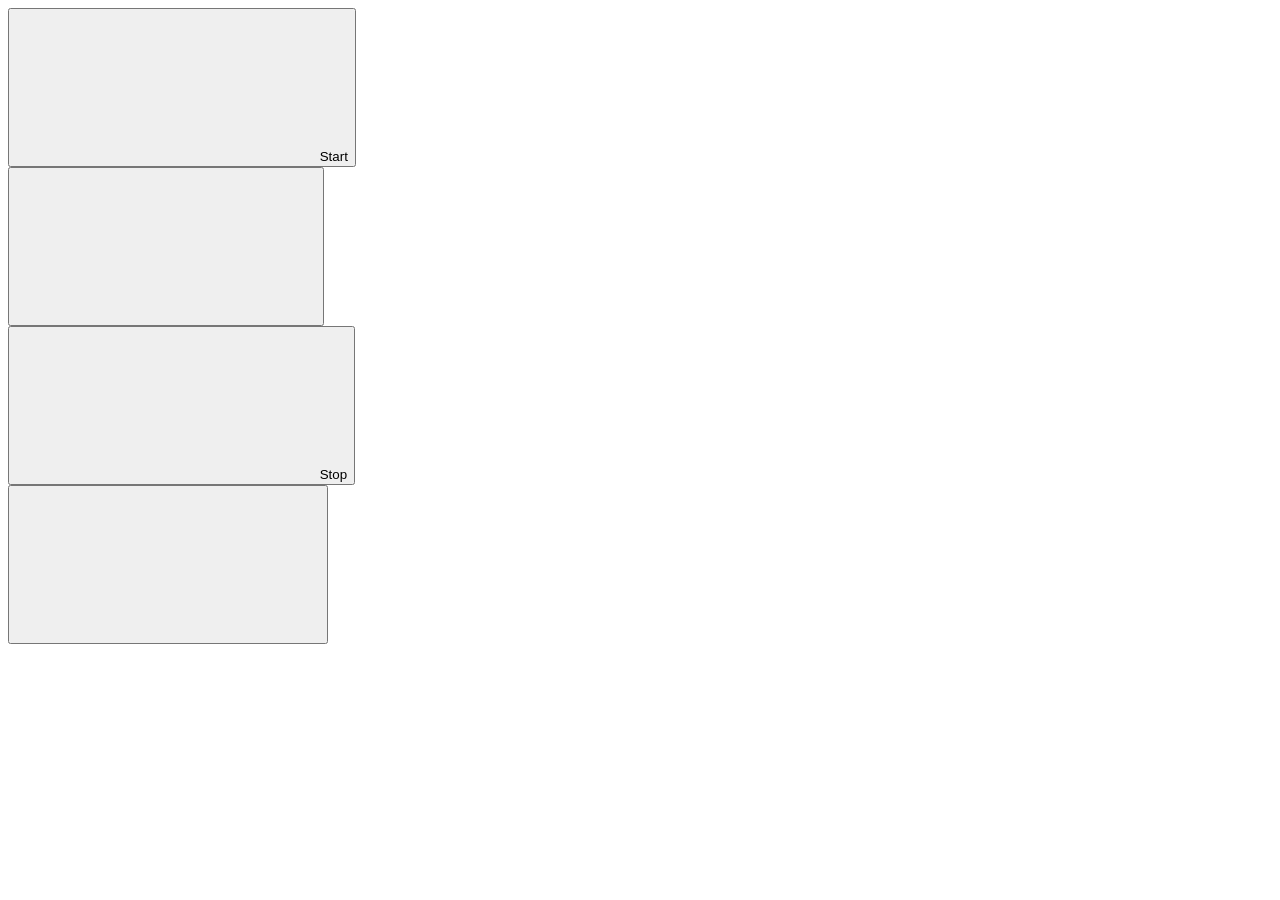
<file: src/main/resources/templates/_top.html>
<!doctype html>
<html lang="en" xmlns:th="http://www.thymeleaf.org">
  <head>
    <meta charset="UTF-8" />
    <title>Navigation fragment</title>
  </head>
  <body>
    <!-- @thymesVar id="signedInUser" type="de.focusshift.zeiterfassung.web.SignedInUserDto" -->

    <div th:fragment="timeclock">
      <form
        th:if="${timeClock == null}"
        action="#"
        th:action="@{/timeclock/start}"
        method="post"
        class="flex items-center"
      >
        <button
          type="submit"
          class="button-primary button-primary-icon pl-3 pr-4 py-1 text-lg rounded-full"
          data-testid="time-clock-start-button"
        >
          <svg th:replace="~{icons/play::svg(className='w-6 h-6 mr-1.5')}" />
          <span th:text="#{timeclock.start}"> Start </span>
        </button>
      </form>
      <div th:if="${timeClock != null}" class="flex items-center gap-4">
        <turbo-frame id="frame-nav-time-clock-edit" refresh="morph">
          <button
            id="time-clock-summary"
            type="button"
            popovertarget="time-clock-popover"
            class="flex items-center gap-1"
            data-testid="time-clock-edit-button"
          >
            <span
              class="sr-only"
              th:text="#{timeclock.elapsed-time.label}"
            ></span>
            <span
              class="text-lg"
              th:text="${timeClock.duration}"
              th:data-started-at="${timeClock.startedAt}"
              is="z-time-clock-duration"
            ></span>
            <svg
              th:replace="~{icons/chevron-down::svg(className='w-4 h-4')}"
            ></svg>
          </button>
          <div
            popover
            id="time-clock-popover"
            class="popover popover--backdrop-content popover--slide-to-bottom p-4 rounded shadow-2xl border border-gray-200 dark:border-zinc-700"
            style="--popover-y-start: 15%"
            th:object="${timeClock}"
            th:with="timeClock=${timeClock}"
          >
            <div
              th:replace="~{timeclock/timeclock-edit-form::time-clock-form}"
            ></div>
          </div>
        </turbo-frame>
        <form
          action="#"
          th:action="@{/timeclock/stop}"
          method="post"
          class="flex items-center"
        >
          <button
            type="submit"
            class="bg-red-700 text-white py-1 pl-2 pr-3 text-lg font-medium rounded-full flex items-center gap-1.5 hover:bg-red-600 transition-colors"
            data-testid="time-clock-stop-button"
          >
            <svg
              th:replace="~{icons/stop::svg(className='text-red-100 w-6 h-6')}"
            />
            <span th:text="#{timeclock.stop}"> Stop </span>
          </button>
        </form>
      </div>
    </div>

    <div th:fragment="avatar">
      <button
        popovertarget="avatar-menu"
        class="flex items-center gap-1"
        data-testid="avatar"
      >
        <span class="shrink-0 inline-flex text-blue-200 dark:text-sky-800">
          <img
            th:replace="~{fragments/avatar::avatar(className='w-8 h-8 lg:w-9 lg:h-9', initials=${signedInUser.initials},fullName=${signedInUser.fullName},width='40',height='40',tooltip=false)}"
            alt=""
          />
        </span>
        <svg th:replace="~{icons/chevron-down::svg(className='w-4 h-4')}"></svg>
      </button>
      <div
        popover
        id="avatar-menu"
        class="nav-popover-menu-container nav-avatar-popover popover popover--slide-to-left"
        data-testId="avatar-popupmenu"
      >
        <div class="navigation-popover-menu-header">
          <a
            href="#"
            th:href="@{/account}"
            class="flex items-center gap-4 no-underline"
          >
            <span class="text-blue-200 dark:text-sky-800">
              <img
                th:replace="~{fragments/avatar::avatar(initials=${signedInUser.initials},fullName=${signedInUser.fullName},width='64',height='64',tooltip=false)}"
                alt=""
              />
            </span>
            <span class="block whitespace-nowrap overflow-hidden text-ellipsis">
              <span
                th:text="#{navigation.avatar-menu.signed-in-as}"
                class="text-sm block text-gray-600 dark:text-zinc-100"
              ></span>
              <span
                class="text-lg leading-none text-gray-600 dark:text-zinc-100"
                th:text="${signedInUser.fullName}"
              >
                Max Mustermann
              </span>
            </span>
          </a>
        </div>
        <div class="navigation-popover-menu-content">
          <ul class="navigation-popover-menu">
            <li>
              <a
                th:replace="~{::nav-popup-menu-link(href=@{/account}, icon=~{::menu-account-icon}, text=#{navigation.avatar-menu.account.title})}"
              >
                <svg
                  th:ref="menu-account-icon"
                  th:replace="~{icons/user-circle::svg(className='w-6 h-6')}"
                ></svg>
              </a>
            </li>
            <li>
              <a
                th:replace="~{::nav-popup-menu-link(href=@{/personal-settings}, icon=~{::menu-user-settings-icon}, text=#{navigation.avatar-menu.personalisation.title})}"
              >
                <svg
                  th:ref="menu-user-settings-icon"
                  th:replace="~{icons/sliders::svg(className='w-6 h-6')}"
                ></svg>
              </a>
            </li>
            <li
              role="separator"
              class="border-t border-t-gray-100 dark:border-t-zinc-700"
            ></li>
            <li>
              <form th:action="@{/logout}" method="POST">
                <button
                  type="submit"
                  class="navigation-popover-menu__link"
                  data-testid="logout"
                >
                  <svg
                    th:replace="~{icons/logout::svg(className='w-6 h-6')}"
                  ></svg>
                  <th:block
                    th:text="#{navigation.avatar-menu.logout}"
                  ></th:block>
                </button>
              </form>
            </li>
          </ul>
        </div>
      </div>
    </div>

    <a
      th:with="external=${false}"
      th:fragment="nav-popup-menu-link(href, icon, text)"
      th:href="${href}"
      class="navigation-popover-menu__link"
      th:data-testid="${dataTestId}"
    >
      <svg th:replace="${icon}"></svg>
      <span
        class="whitespace-nowrap text-ellipsis overflow-hidden"
        style="min-width: 0"
        th:text="${text}"
      ></span>
    </a>

    <a
      th:fragment="nav-popup-menu-link-external(href, icon, text)"
      th:href="${href}"
      class="navigation-popover-menu__link"
      target="_blank"
      rel="noopener"
      th:data-testid="${dataTestId}"
    >
      <svg th:replace="${icon}"></svg>
      <span class="flex items-center gap-2">
        <span
          class="whitespace-nowrap text-ellipsis overflow-hidden"
          style="min-width: 0"
          th:text="${text}"
        ></span>
        <svg
          th:replace="~{icons/external-link::svg(className='h-4 w-4')}"
        ></svg>
      </span>
    </a>
  </body>
</html>
</file>
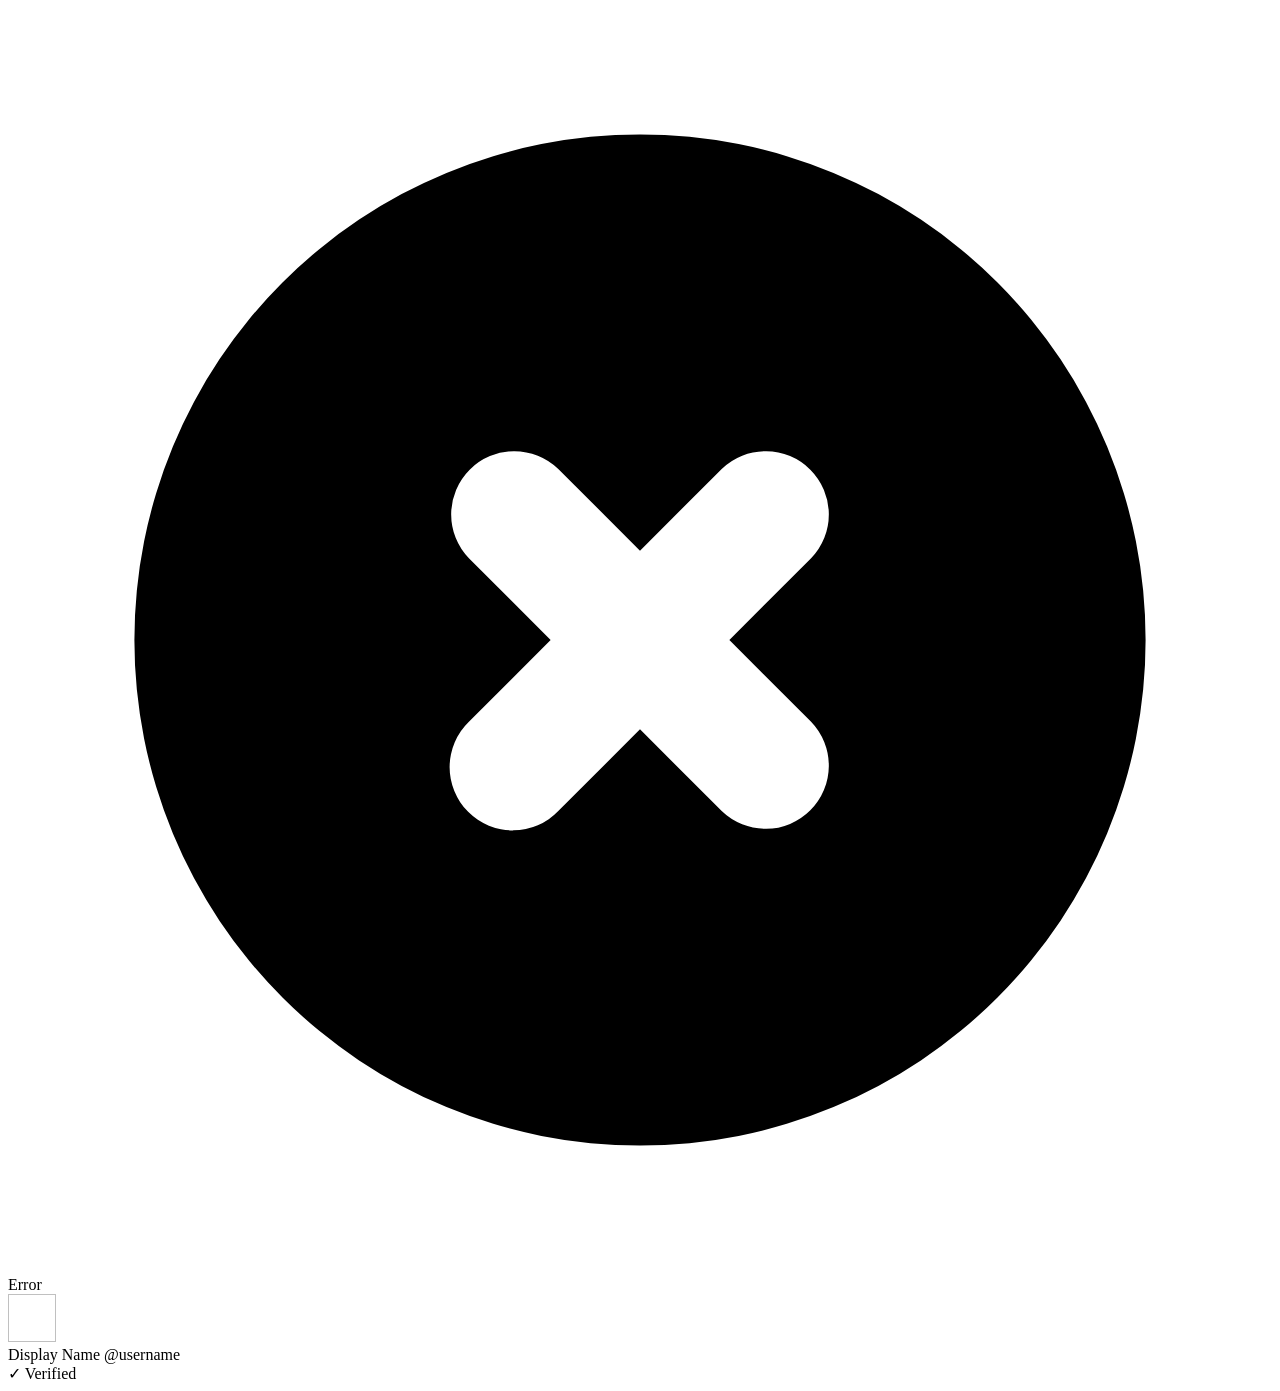
<file: src/main/resources/templates/account/github-verify-result.html>
<!doctype html>
<html xmlns:th="http://www.thymeleaf.org">
  <body>
    <turbo-frame id="github-verify-result">

      <!-- Error state -->
      <div th:if="${error}"
           class="flex items-center gap-2 text-sm text-red-600 dark:text-red-400 p-2 rounded bg-red-50 dark:bg-red-950">
        <svg xmlns="http://www.w3.org/2000/svg" class="w-4 h-4 shrink-0" viewBox="0 0 20 20" fill="currentColor">
          <path fill-rule="evenodd" d="M10 18a8 8 0 100-16 8 8 0 000 16zM8.707 7.293a1 1 0 00-1.414 1.414L8.586 10l-1.293 1.293a1 1 0 101.414 1.414L10 11.414l1.293 1.293a1 1 0 001.414-1.414L11.414 10l1.293-1.293a1 1 0 00-1.414-1.414L10 8.586 8.707 7.293z" clip-rule="evenodd"/>
        </svg>
        <span th:text="#{__${error}__}">Error</span>
      </div>

      <!-- Success state — data-verified and data-login are read by JS to update the form -->
      <div th:if="${verified}"
           class="flex items-center gap-3 p-2 rounded border border-green-300 dark:border-green-700 bg-green-50 dark:bg-green-950"
           data-verified="true"
           th:attr="data-login=${username}">
        <img
          th:src="${avatarUrl}"
          th:alt="${username}"
          width="48" height="48"
          class="rounded-full w-12 h-12"
        />
        <div class="flex flex-col">
          <span class="font-medium text-green-800 dark:text-green-200" th:text="${displayName}">Display Name</span>
          <a
            th:href="|https://github.com/${username}|"
            th:text="|@${username}|"
            class="text-sm text-blue-600 dark:text-sky-400"
            target="_blank" rel="noopener noreferrer"
          >@username</a>
        </div>
        <span class="ml-auto text-xs font-medium text-green-700 dark:text-green-400"
              th:text="#{account.github-login.verified.badge}">✓ Verified</span>
      </div>

    </turbo-frame>
  </body>
</html>
</file>
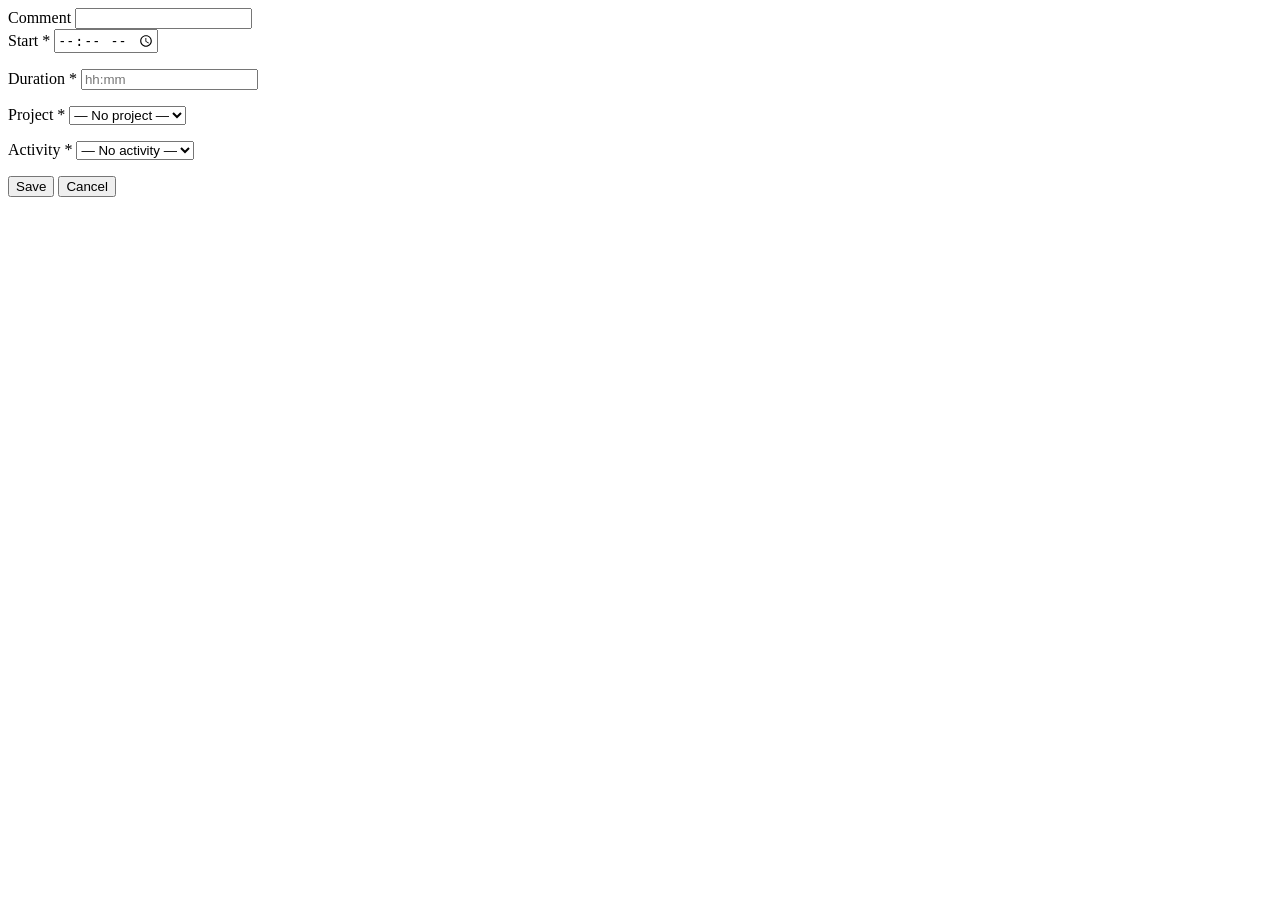
<file: src/main/resources/templates/github-activity/inline-form.html>
<!doctype html>
<html xmlns:th="http://www.thymeleaf.org">
<body>
<turbo-frame th:id="${frameId}">
  <form th:action="@{/timeentries}" method="post"
        class="mt-2 p-3 bg-gray-50 dark:bg-zinc-800 rounded border border-gray-200 dark:border-zinc-700">
    <div class="flex flex-wrap gap-3 items-start">
      <div class="flex flex-col gap-1 flex-1 min-w-0" style="min-width: 200px">
        <label class="text-xs font-medium text-gray-500 dark:text-zinc-400" th:text="#{github-activity.inline-form.comment}">Comment</label>
        <input type="text" name="comment" th:value="${comment}"
               class="border border-gray-300 dark:border-zinc-600 rounded px-2 py-1 text-sm dark:bg-zinc-900 dark:text-zinc-100" />
      </div>
      <input type="hidden" name="date" th:value="${date}" />
      <input type="hidden" name="userLocalId" th:value="${userLocalId}" />
      <div class="flex flex-col gap-1">
        <label class="text-xs font-medium text-gray-500 dark:text-zinc-400">
          <span th:text="#{github-activity.inline-form.start}">Start</span>
          <span class="text-red-500" aria-hidden="true"> *</span>
        </label>
        <input type="time" name="start" th:value="${startTime}"
               th:classappend="${startHasError} ? ' border-red-500 dark:border-red-400' : ''"
               class="border border-gray-300 dark:border-zinc-600 rounded px-2 py-1 text-sm dark:bg-zinc-900 dark:text-zinc-100 w-28" />
        <p th:if="${startHasError}" class="text-red-500 text-xs" th:text="#{time-entry.validation.start.required}"></p>
      </div>
      <div class="flex flex-col gap-1">
        <label class="text-xs font-medium text-gray-500 dark:text-zinc-400">
          <span th:text="#{github-activity.inline-form.duration}">Duration</span>
          <span class="text-red-500" aria-hidden="true"> *</span>
        </label>
        <input is="z-time-entry-duration-input"
               type="text" name="duration" placeholder="hh:mm" th:value="${duration}"
               th:classappend="${durationHasError} ? ' border-red-500 dark:border-red-400' : ''"
               class="border border-gray-300 dark:border-zinc-600 rounded px-2 py-1 text-sm dark:bg-zinc-900 dark:text-zinc-100 w-24" />
        <p th:if="${durationHasError}" class="text-red-500 text-xs" th:text="#{time-entry.validation.duration.required}"></p>
      </div>
      <div th:if="${projects != null and not #lists.isEmpty(projects)}"
           is="z-time-entry-project-select"
           class="flex flex-col gap-1">
        <label class="text-xs font-medium text-gray-500 dark:text-zinc-400">
          <span th:text="#{time-entry.project.label}">Project</span>
          <span th:if="${categorisationSettings != null and categorisationSettings.projectRequired()}"
                class="text-red-500" aria-hidden="true"> *</span>
        </label>
        <select name="projectId"
                data-project-select
                th:classappend="${projectIdHasError} ? ' border-red-500 dark:border-red-400' : ''"
                class="border border-gray-300 dark:border-zinc-600 rounded px-2 py-1 text-sm dark:bg-zinc-800">
          <option value="" th:text="#{time-entry.project.none}">— No project —</option>
          <option th:each="p : ${projects}"
                  th:value="${p.id().value()}"
                  th:text="${p.name()}"
                  th:selected="${selectedProjectId != null and selectedProjectId == p.id().value()}"
                  th:attr="data-customer-id=${p.customerId().value()},data-customer-name=${p.customerName()}"></option>
        </select>
        <p th:if="${projectIdHasError}" class="text-red-500 text-xs" th:text="#{time-entry.validation.project.required}"></p>
      </div>
      <div th:if="${activityTypes != null and not #lists.isEmpty(activityTypes)}" class="flex flex-col gap-1">
        <label class="text-xs font-medium text-gray-500 dark:text-zinc-400">
          <span th:text="#{time-entry.activity-type.label}">Activity</span>
          <span th:if="${categorisationSettings != null and categorisationSettings.activityTypeRequired()}"
                class="text-red-500" aria-hidden="true"> *</span>
        </label>
        <select name="activityTypeId"
                th:classappend="${activityTypeIdHasError} ? ' border-red-500 dark:border-red-400' : ''"
                class="border border-gray-300 dark:border-zinc-600 rounded px-2 py-1 text-sm dark:bg-zinc-800">
          <option value="" th:text="#{time-entry.activity-type.none}">— No activity —</option>
          <option th:each="at : ${activityTypes}"
                  th:value="${at.id().value()}"
                  th:text="${at.name()}"
                  th:selected="${selectedActivityTypeId != null and selectedActivityTypeId == at.id().value()}"></option>
        </select>
        <p th:if="${activityTypeIdHasError}" class="text-red-500 text-xs" th:text="#{time-entry.validation.activity-type.required}"></p>
      </div>
      <div class="flex gap-2 mt-auto">
        <button type="submit" class="button-main-green text-sm" th:text="#{github-activity.inline-form.save}">Save</button>
        <button type="button" class="button-secondary text-sm"
                th:attr="onclick=|document.getElementById('${frameId}').innerHTML=''; document.getElementById('${frameId}').src=''|"
                th:text="#{github-activity.inline-form.cancel}">Cancel</button>
      </div>
    </div>
  </form>
</turbo-frame>
</body>
</html>
</file>
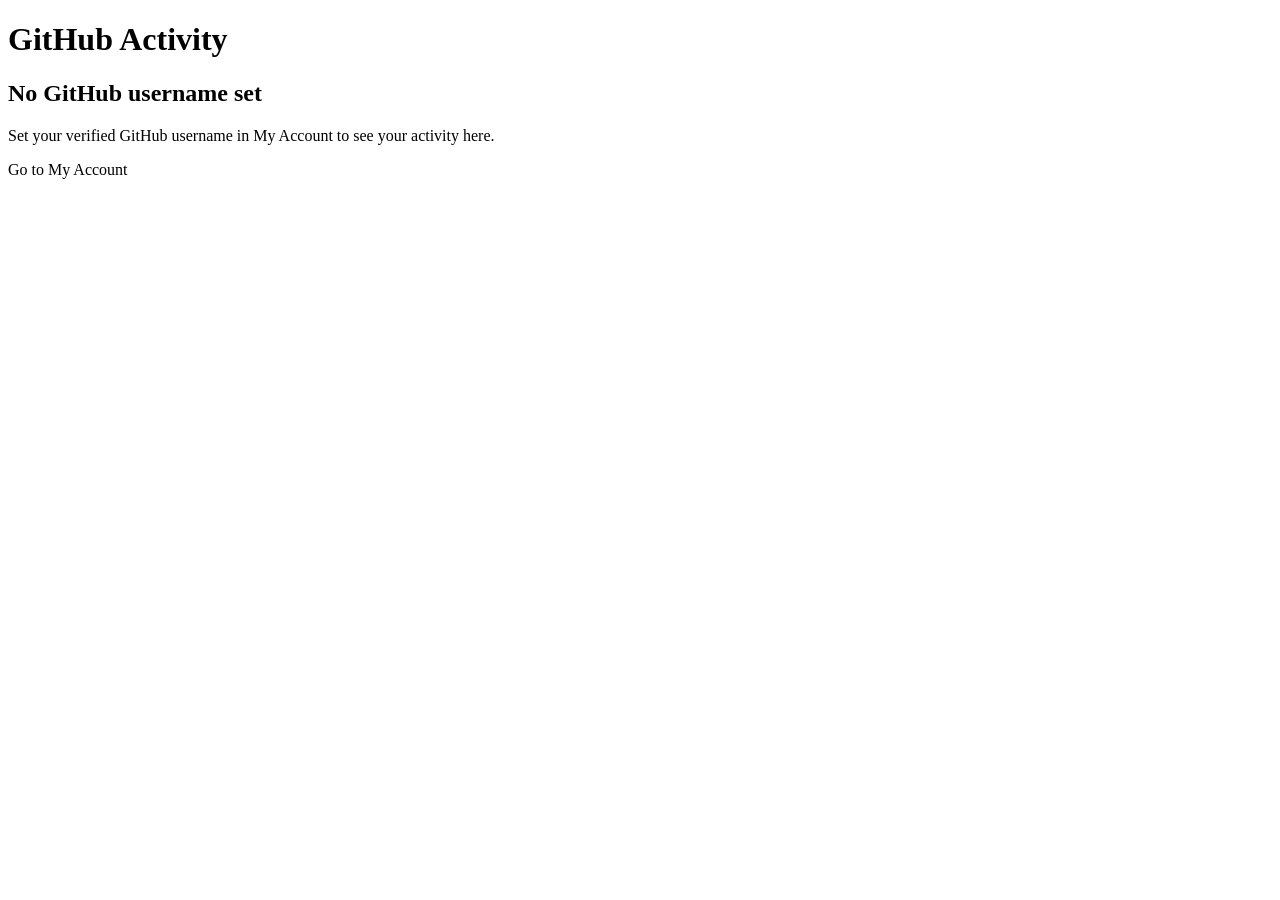
<file: src/main/resources/templates/github-activity/no-github-login.html>
<!doctype html>
<html
  lang="en"
  th:lang="${language}"
  th:class="|theme-${theme}|"
  xmlns:th="http://www.thymeleaf.org"
>
  <head
    th:replace="~{_layout::head(title=~{::title}, scriptsDefer=~{})}"
  >
    <title th:text="#{github-activity.page.title}">GitHub Activity</title>
  </head>
  <body th:replace="~{_layout::body(content=~{::content}, search=~{::search})}">
    <th:block th:ref="search">
      <div
        th:replace="~{fragments/user-search::user-search(placeholder=#{user-search.input.placeholder})}"
      ></div>
    </th:block>

    <th:block th:fragment="content">
      <main class="content-container content--max-w flex flex-col">
        <div class="flex-1 flex flex-col mx-auto w-full max-w-7xl px-4 desktop:px-8">

          <h1 class="text-xl font-bold mb-6" th:text="#{github-activity.page.title}">GitHub Activity</h1>

          <div data-testid="github-activity-no-login" class="p-6 bg-yellow-50 dark:bg-yellow-900/20 border border-yellow-200 dark:border-yellow-800 rounded-lg max-w-lg">
            <h2 class="text-lg font-semibold mb-2" th:text="#{github-activity.no-github-login.title}">No GitHub username set</h2>
            <p class="text-gray-600 dark:text-zinc-300 mb-4" th:text="#{github-activity.no-github-login.message}">
              Set your verified GitHub username in My Account to see your activity here.
            </p>
            <a th:href="${accountUrl}" class="button-main" th:text="#{github-activity.no-github-login.link}">Go to My Account</a>
          </div>

        </div>
      </main>
    </th:block>

  </body>
</html>
</file>
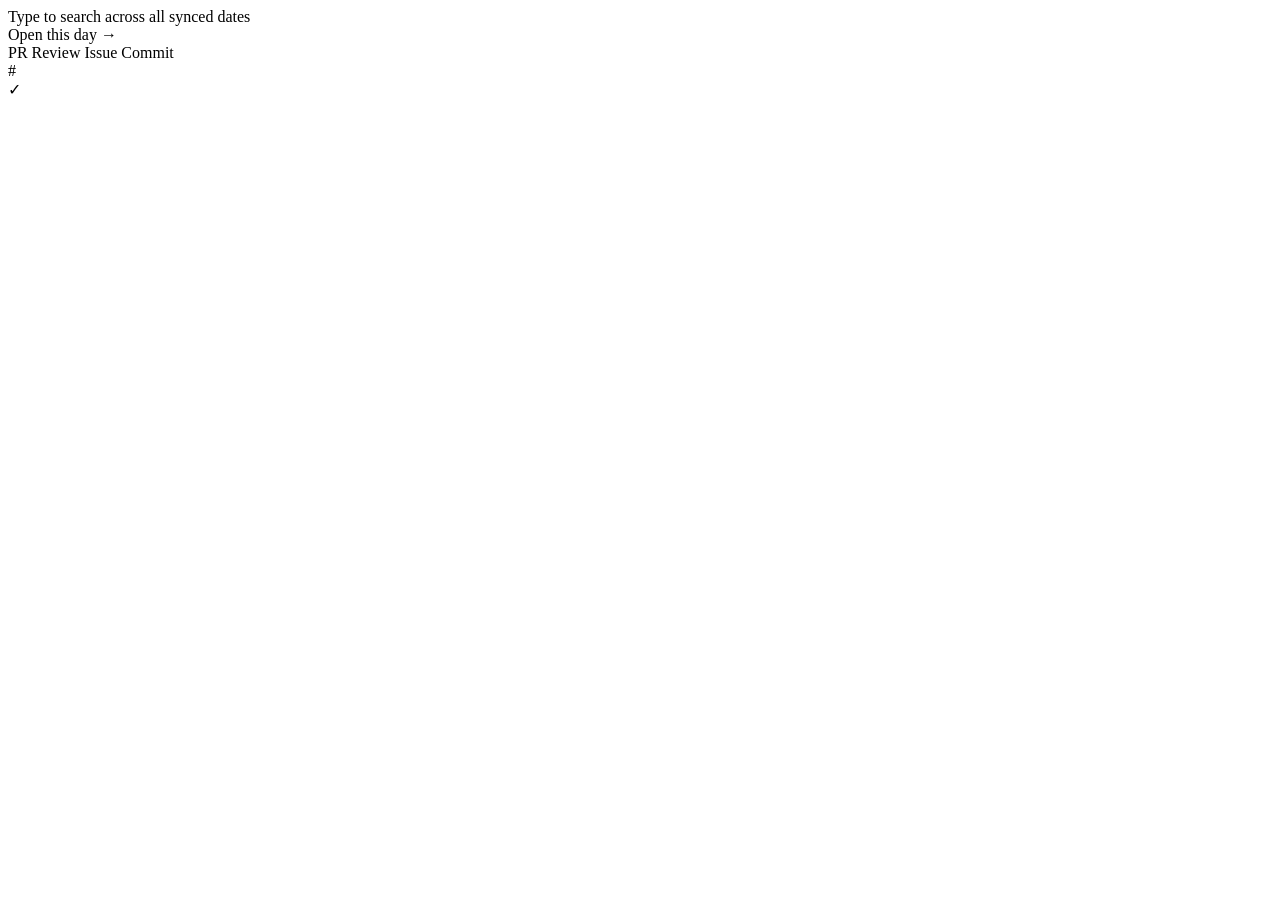
<file: src/main/resources/templates/github-activity/search-results.html>
<!doctype html>
<html xmlns:th="http://www.thymeleaf.org">
<body>

<turbo-frame id="gh-search-frame">

  <div th:if="${#lists.isEmpty(searchResultGroups)}"
       class="px-4 py-8 text-sm text-center text-gray-400 dark:text-zinc-500">
    <span th:if="${#strings.isEmpty(searchQuery)}">Type to search across all synced dates</span>
    <span th:if="${!#strings.isEmpty(searchQuery)}"
          th:text="|No results for &quot;${searchQuery}&quot;|"></span>
  </div>

  <div th:each="group : ${searchResultGroups}" class="mb-2">

    <div class="flex items-center px-4 py-1.5">
      <span class="text-xs font-semibold uppercase tracking-wide text-gray-400 dark:text-zinc-500"
            th:text="${group.dateLabel()}"></span>
      <a th:href="@{/github-activity(date=${group.date()})}"
         class="ml-auto text-xs text-blue-500 dark:text-blue-400 hover:underline">Open this day →</a>
    </div>

    <div th:each="item : ${group.items()}"
         data-testid="gh-search-result"
         class="flex items-center gap-3 px-4 py-2 hover:bg-gray-50 dark:hover:bg-zinc-800/50">

      <span th:if="${item.type() == 'PR'}"
            class="shrink-0 inline-flex items-center px-1.5 py-0.5 rounded text-xs font-medium bg-purple-100 text-purple-800 dark:bg-purple-900 dark:text-purple-200">PR</span>
      <span th:if="${item.type() == 'Review'}"
            class="shrink-0 inline-flex items-center px-1.5 py-0.5 rounded text-xs font-medium bg-blue-100 text-blue-800 dark:bg-blue-900 dark:text-blue-200">Review</span>
      <span th:if="${item.type() == 'Issue'}"
            class="shrink-0 inline-flex items-center px-1.5 py-0.5 rounded text-xs font-medium bg-green-100 text-green-800 dark:bg-green-900 dark:text-green-200">Issue</span>
      <span th:if="${item.type() == 'Commit'}"
            class="shrink-0 inline-flex items-center px-1.5 py-0.5 rounded text-xs font-medium bg-gray-100 text-gray-700 dark:bg-zinc-700 dark:text-zinc-300">Commit</span>

      <div class="flex-1 min-w-0">
        <div class="text-xs text-gray-500 dark:text-zinc-400 flex items-center gap-1.5 mb-0.5">
          <span class="font-mono truncate" th:text="${item.repoName()}"></span>
          <span th:if="${item.anchorId() != null}"
                class="text-gray-400">#<span th:text="${item.anchorId()}"></span></span>
        </div>
        <div class="text-sm text-gray-800 dark:text-zinc-100 truncate"
             th:text="${!#strings.isEmpty(item.title())} ? ${item.title()} : ${item.time()}"></div>
      </div>

      <div class="shrink-0 text-right">
        <div class="text-xs text-gray-400 dark:text-zinc-500" th:text="${item.time()}"></div>
        <span th:if="${item.logged()}" class="text-xs text-green-600 dark:text-green-400 font-medium">✓</span>
      </div>

    </div>
  </div>

</turbo-frame>

</body>
</html>
</file>
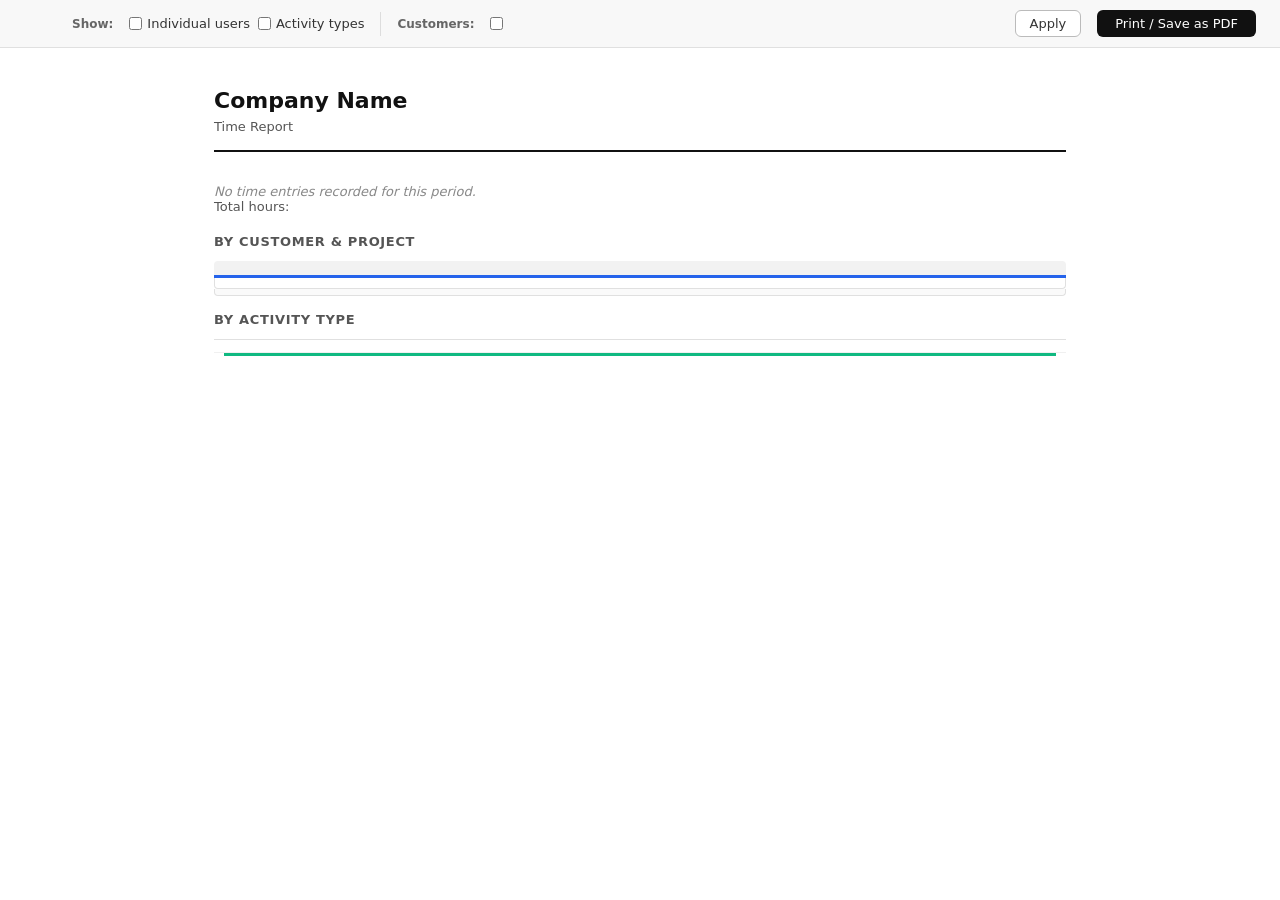
<file: src/main/resources/templates/reports/breakdown-print.html>
<!doctype html>
<html xmlns:th="http://www.thymeleaf.org" lang="en">
<head>
  <meta charset="UTF-8"/>
  <meta name="viewport" content="width=device-width, initial-scale=1"/>
  <title th:text="|Time Report – ${companyName}|">Time Report</title>
  <style>
    *, *::before, *::after { box-sizing: border-box; margin: 0; padding: 0; }
    body { font-family: system-ui, sans-serif; font-size: 14px; color: #111; background: #fff; }

    .screen-only { }
    @media print {
      .screen-only { display: none !important; }
      body { font-size: 12px; }
      .page { padding: 0; }
    }

    /* Screen toolbar */
    .toolbar {
      position: sticky; top: 0; z-index: 10;
      background: #f8f8f8; border-bottom: 1px solid #e0e0e0;
      padding: 10px 24px; display: flex; align-items: center; gap: 16px; flex-wrap: wrap;
    }
    .toolbar-spacer { flex: 1; }
    .btn-print {
      padding: 6px 18px; background: #111; color: #fff; border: none;
      border-radius: 6px; font-size: 13px; cursor: pointer; font-family: inherit;
    }
    .btn-print:hover { background: #333; }
    .toggle-label { font-size: 12px; color: #666; font-weight: 600; }
    .toolbar-sep { width: 1px; height: 24px; background: #ddd; }
    .check-group { display: flex; flex-wrap: wrap; gap: 8px; align-items: center; }
    .check-label { display: inline-flex; align-items: center; gap: 5px; font-size: 13px; color: #333; cursor: pointer; }
    .check-label input[type=checkbox] { accent-color: #111; cursor: pointer; }
    .btn-apply {
      padding: 5px 14px; background: #fff; color: #333; border: 1px solid #bbb;
      border-radius: 6px; font-size: 13px; cursor: pointer; font-family: inherit;
    }
    .btn-apply:hover { background: #f0f0f0; }

    /* Report content */
    .page { max-width: 900px; margin: 0 auto; padding: 40px 24px; }

    .report-header { margin-bottom: 32px; border-bottom: 2px solid #111; padding-bottom: 16px; }
    .report-header h1 { font-size: 22px; font-weight: 600; }
    .report-header .meta { margin-top: 6px; font-size: 13px; color: #555; display: flex; gap: 24px; flex-wrap: wrap; }

    .report-total { font-size: 13px; color: #555; margin-bottom: 20px; }
    .report-total b { color: #111; }

    .report-grid { display: grid; grid-template-columns: 1fr 1fr; gap: 32px; }
    @media (max-width: 680px), print and (max-width: 150mm) {
      .report-grid { grid-template-columns: 1fr; }
    }

    .section-title { font-size: 13px; font-weight: 600; text-transform: uppercase; letter-spacing: .05em; color: #555; margin-bottom: 12px; }

    /* Customer card */
    .customer-block { margin-bottom: 16px; break-inside: avoid; }
    .customer-row {
      display: flex; justify-content: space-between; align-items: center;
      padding: 7px 10px; background: #f2f2f2; border-radius: 4px 4px 0 0;
      font-weight: 600; font-size: 13px;
    }
    .bar-outer { height: 3px; background: #e0e0e0; }
    .bar-inner { height: 3px; background: #2563eb; }
    .project-row {
      display: flex; justify-content: space-between; align-items: flex-start;
      padding: 5px 10px; border-left: 1px solid #e0e0e0; border-right: 1px solid #e0e0e0;
      border-bottom: 1px solid #f0f0f0; font-size: 13px;
    }
    .project-name { flex: 1; color: #333; padding-right: 12px; }
    .project-hours { font-variant-numeric: tabular-nums; color: #555; white-space: nowrap; }
    .user-row {
      display: flex; justify-content: space-between;
      padding: 3px 10px 3px 28px; background: #fafafa;
      border-left: 1px solid #e0e0e0; border-right: 1px solid #e0e0e0;
      border-bottom: 1px solid #f5f5f5; font-size: 12px; color: #666;
    }
    .user-row .user-hours { font-variant-numeric: tabular-nums; color: #888; }
    .project-row:last-of-type, .user-row:last-of-type { border-bottom: 1px solid #e0e0e0; border-radius: 0 0 4px 4px; }

    /* Activity card */
    .activity-row {
      display: flex; justify-content: space-between; align-items: center;
      padding: 6px 10px; border-bottom: 1px solid #f0f0f0; font-size: 13px;
    }
    .activity-row:first-child { border-top: 1px solid #e0e0e0; }
    .activity-name { flex: 1; color: #333; }
    .activity-hours { font-variant-numeric: tabular-nums; color: #555; }
    .activity-bar { height: 3px; background: #e0e0e0; margin: 0 10px; }
    .activity-bar-inner { height: 3px; background: #10b981; }

    .empty { color: #888; font-style: italic; font-size: 13px; margin-top: 8px; }

    .single-col { grid-column: 1 / -1; }
  </style>
</head>
<body>

<!-- Toolbar (screen only) -->
<form class="toolbar screen-only" method="get" action="/report/breakdown/print">
  <!-- Carry all current filter state -->
  <input type="hidden" name="preset" th:value="${preset}"/>
  <th:block th:if="${preset == 'custom'}">
    <input type="hidden" name="from" th:value="${#temporals.format(from, 'yyyy-MM-dd')}"/>
    <input type="hidden" name="to" th:value="${#temporals.format(to, 'yyyy-MM-dd')}"/>
  </th:block>
  <th:block th:if="${allUsersSelected}">
    <input type="hidden" name="everyone" value=""/>
  </th:block>
  <th:block th:each="uid : ${userLocalIdValues}">
    <input type="hidden" name="user" th:value="${uid}"/>
  </th:block>

  <span class="toggle-label">Show:</span>
  <div class="check-group">
    <label class="check-label">
      <input type="checkbox" name="showUsers" value="true" th:checked="${showUsers}"/> Individual users
    </label>
    <label class="check-label">
      <input type="checkbox" name="showActivity" value="true" th:checked="${showActivity}"/> Activity types
    </label>
  </div>

  <div th:if="${not #lists.isEmpty(allCustomers)}" class="toolbar-sep"></div>

  <span th:if="${not #lists.isEmpty(allCustomers)}" class="toggle-label">Customers:</span>
  <div class="check-group">
    <label th:each="cname : ${allCustomers}" class="check-label">
      <input type="checkbox" name="customer" th:value="${cname}"
             th:checked="${#lists.isEmpty(selectedCustomers) or #lists.contains(selectedCustomers, cname)}"/>
      <span th:text="${cname}"></span>
    </label>
  </div>

  <div class="toolbar-spacer"></div>
  <button type="submit" class="btn-apply">Apply</button>
  <button type="button" class="btn-print" onclick="window.print()">Print / Save as PDF</button>
</form>

<!-- Report -->
<div class="page">

  <div class="report-header">
    <h1 th:text="${companyName}">Company Name</h1>
    <div class="meta">
      <span>Time Report</span>
      <span th:text="|${#temporals.format(from, 'dd MMM yyyy')} – ${#temporals.format(to, 'dd MMM yyyy')}|"></span>
    </div>
  </div>

  <p th:if="${!breakdown.hasData()}" class="empty">No time entries recorded for this period.</p>

  <th:block th:if="${breakdown.hasData()}">

    <p class="report-total">
      Total hours: <b th:text="${breakdown.totalHours()}"></b>
    </p>

    <div th:class="${showActivity} ? 'report-grid' : ''">

      <!-- By Customer & Project -->
      <section>
        <p class="section-title">By customer &amp; project</p>

        <div th:each="customer : ${breakdown.byCustomer()}" class="customer-block">
          <div class="customer-row">
            <span th:text="${customer.customerName()}"></span>
            <span th:text="${customer.hours()}"></span>
          </div>
          <div class="bar-outer"><div class="bar-inner" th:style="|width:${customer.percent()}%|"></div></div>

          <th:block th:each="project, iterStat : ${customer.projects()}">
            <div class="project-row" th:classappend="${iterStat.last and not showUsers} ? 'last-row' : ''">
              <span class="project-name" th:text="${project.projectName()}"></span>
              <span class="project-hours" th:text="${project.hours()}"></span>
            </div>
            <th:block th:if="${showUsers}">
              <div th:each="contrib, cs : ${project.byUser()}"
                   class="user-row"
                   th:classappend="${cs.last and iterStat.last} ? 'last-row' : ''">
                <span th:text="${contrib.userName()}"></span>
                <span class="user-hours" th:text="${contrib.hours()}"></span>
              </div>
            </th:block>
          </th:block>
        </div>
      </section>

      <!-- By Activity Type (optional) -->
      <section th:if="${showActivity}">
        <p class="section-title">By activity type</p>
        <div>
          <div th:each="activity : ${breakdown.byActivityType()}">
            <div class="activity-row">
              <span class="activity-name" th:text="${activity.name()}"></span>
              <span class="activity-hours" th:text="${activity.hours()}"></span>
            </div>
            <div class="activity-bar"><div class="activity-bar-inner" th:style="|width:${activity.percent()}%|"></div></div>
          </div>
        </div>
      </section>

    </div>
  </th:block>

</div>

</body>
</html>
</file>
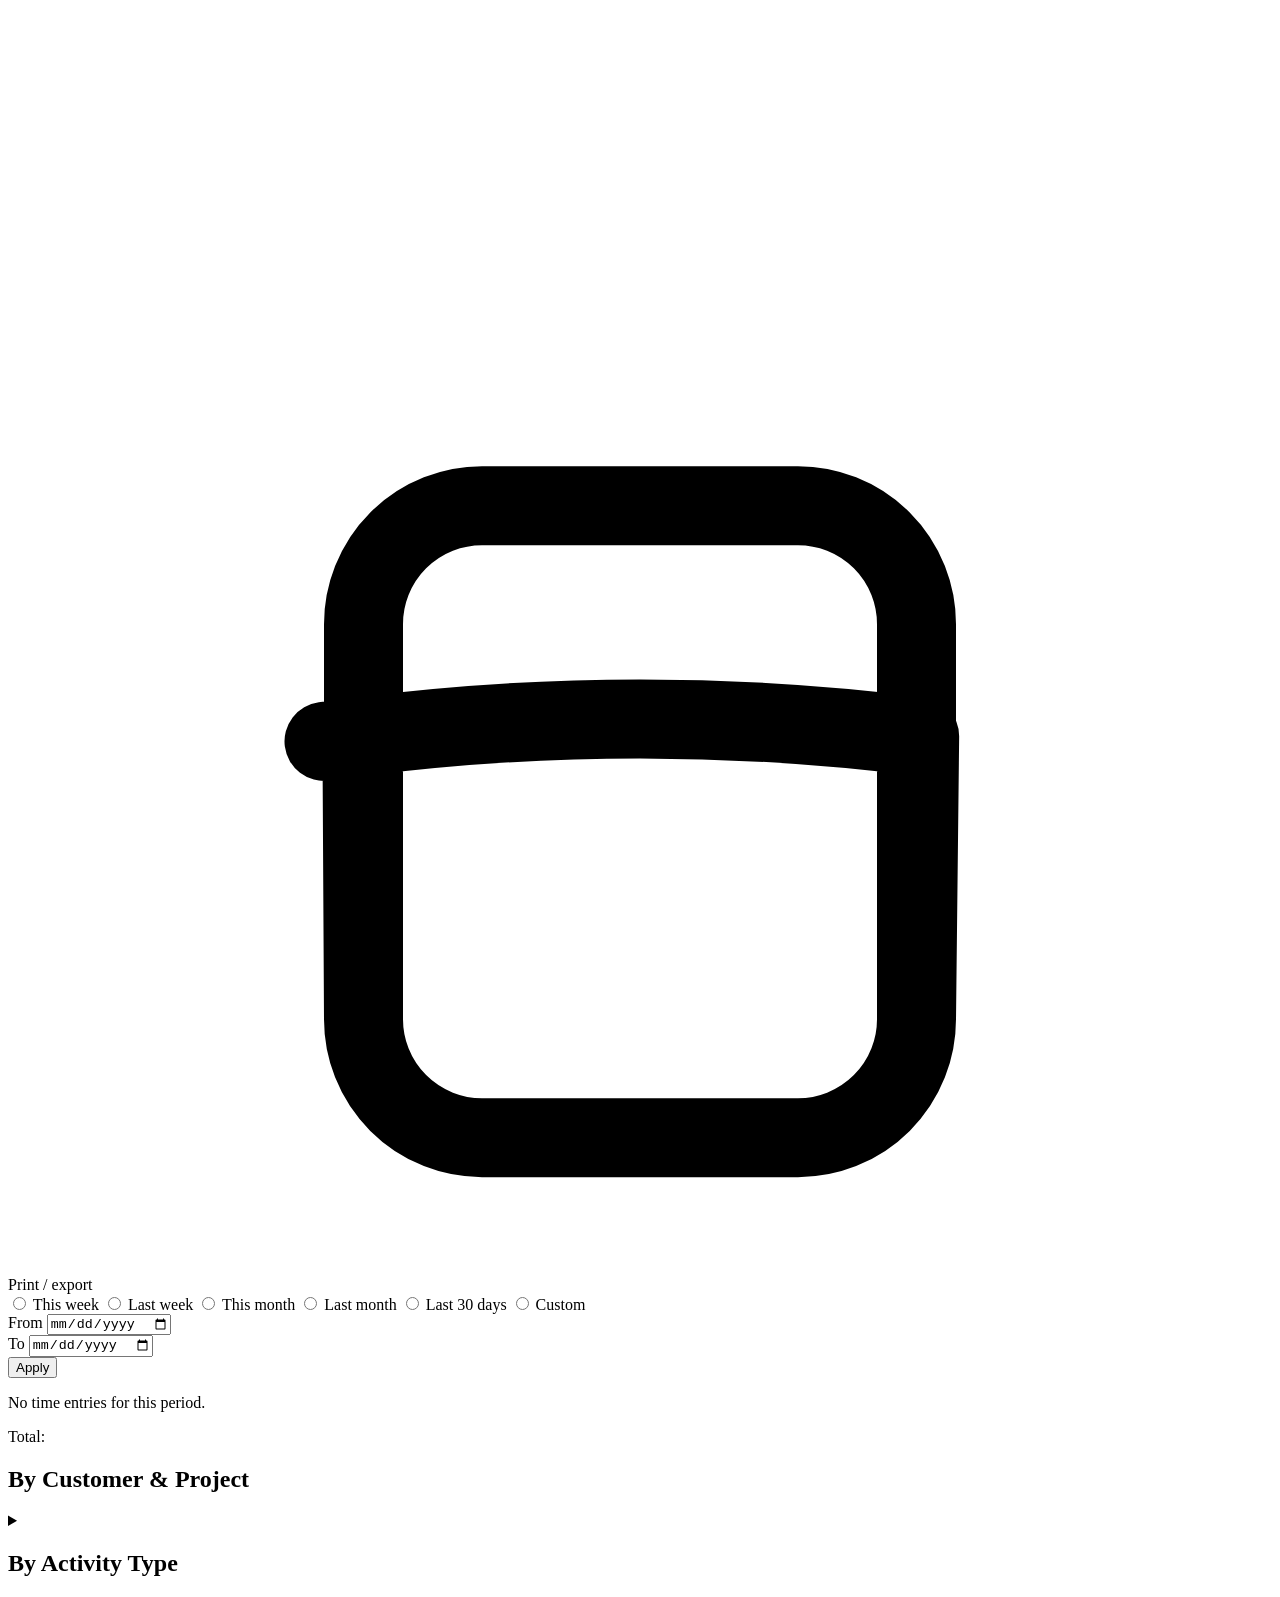
<file: src/main/resources/templates/reports/breakdown.html>
<!doctype html>
<html xmlns:th="http://www.thymeleaf.org" lang="en">
<body>

<!-- Empty fragment used as placeholder for unused chart/navigation slots -->
<th:block th:fragment="empty"></th:block>

<!-- Users picker in the report-actions bar (same slot as week/month nav) -->
<div th:fragment="chart-navigation" class="report-actions">
  <form th:replace="~{reports/_user-select::form(~{::breakdown-preset-params})}">
    <th:block th:fragment="breakdown-preset-params">
      <input type="hidden" name="preset" th:value="${preset}"/>
      <th:block th:if="${preset == 'custom'}">
        <input type="hidden" name="from" th:value="${#temporals.format(from, 'yyyy-MM-dd')}"/>
        <input type="hidden" name="to" th:value="${#temporals.format(to, 'yyyy-MM-dd')}"/>
      </th:block>
    </th:block>
  </form>
</div>

<!-- Main breakdown content, injected into user-report.html via overrideContentFragment -->
<th:block th:fragment="content">

  <div class="flex justify-end mb-4">
    <a th:href="${printUrl}" target="_blank"
       class="flex items-center gap-1.5 text-sm text-gray-500 dark:text-zinc-400 hover:text-gray-800 dark:hover:text-zinc-200 border border-gray-300 dark:border-zinc-600 rounded px-3 py-1.5">
      <svg xmlns="http://www.w3.org/2000/svg" class="w-4 h-4" fill="none" viewBox="0 0 24 24" stroke="currentColor" stroke-width="1.5" aria-hidden="true">
        <path stroke-linecap="round" stroke-linejoin="round" d="M6.72 13.829c-.24.03-.48.062-.72.096m.72-.096a42.415 42.415 0 0 1 10.56 0m-10.56 0L6.75 19.2m10.56-5.371L17.25 19.2m0 0a2.25 2.25 0 0 1-2.25 2.25H9a2.25 2.25 0 0 1-2.25-2.25m10.5 0v-7.5a2.25 2.25 0 0 0-2.25-2.25H9A2.25 2.25 0 0 0 6.75 11.7v7.5" />
      </svg>
      Print / export
    </a>
  </div>

  <!-- Date range selector — hidden inputs carry the current user selection through period changes -->
  <form th:action="@{/report/breakdown}" method="get" class="mb-8">
    <th:block th:if="${allUsersSelected}">
      <input type="hidden" name="everyone" value=""/>
    </th:block>
    <th:block th:if="${not allUsersSelected}">
      <th:block th:each="uid : ${selectedUserIds}">
        <input type="hidden" name="user" th:value="${uid}"/>
      </th:block>
    </th:block>

    <div class="flex flex-wrap items-end gap-4">
      <div class="flex flex-wrap gap-x-4 gap-y-2">
        <label class="flex items-center gap-1.5 cursor-pointer">
          <input type="radio" name="preset" value="week"
                 th:checked="${preset == 'week'}" onchange="this.form.submit()"/>
          <span th:text="#{report.breakdown.preset.week}">This week</span>
        </label>
        <label class="flex items-center gap-1.5 cursor-pointer">
          <input type="radio" name="preset" value="last-week"
                 th:checked="${preset == 'last-week'}" onchange="this.form.submit()"/>
          <span th:text="#{report.breakdown.preset.last-week}">Last week</span>
        </label>
        <label class="flex items-center gap-1.5 cursor-pointer">
          <input type="radio" name="preset" value="month"
                 th:checked="${preset == 'month'}" onchange="this.form.submit()"/>
          <span th:text="#{report.breakdown.preset.month}">This month</span>
        </label>
        <label class="flex items-center gap-1.5 cursor-pointer">
          <input type="radio" name="preset" value="last-month"
                 th:checked="${preset == 'last-month'}" onchange="this.form.submit()"/>
          <span th:text="#{report.breakdown.preset.last-month}">Last month</span>
        </label>
        <label class="flex items-center gap-1.5 cursor-pointer">
          <input type="radio" name="preset" value="last-30"
                 th:checked="${preset == 'last-30'}" onchange="this.form.submit()"/>
          <span th:text="#{report.breakdown.preset.last-30}">Last 30 days</span>
        </label>
        <label class="flex items-center gap-1.5 cursor-pointer">
          <input type="radio" name="preset" value="custom"
                 th:checked="${preset == 'custom'}" id="preset-custom"/>
          <span th:text="#{report.breakdown.preset.custom}">Custom</span>
        </label>
      </div>

      <div class="flex items-end gap-2" th:classappend="${preset != 'custom'} ? 'opacity-40' : ''">
        <div class="flex flex-col gap-1">
          <label for="from" class="text-xs text-gray-500 dark:text-zinc-400" th:text="#{report.breakdown.from}">From</label>
          <input type="date" id="from" name="from"
                 th:value="${#temporals.format(from, 'yyyy-MM-dd')}"
                 class="border border-gray-300 dark:border-zinc-600 rounded px-2 py-1 text-sm dark:bg-zinc-800"
                 onchange="document.getElementById('preset-custom').checked=true"/>
        </div>
        <div class="flex flex-col gap-1">
          <label for="to" class="text-xs text-gray-500 dark:text-zinc-400" th:text="#{report.breakdown.to}">To</label>
          <input type="date" id="to" name="to"
                 th:value="${#temporals.format(to, 'yyyy-MM-dd')}"
                 class="border border-gray-300 dark:border-zinc-600 rounded px-2 py-1 text-sm dark:bg-zinc-800"
                 onchange="document.getElementById('preset-custom').checked=true"/>
        </div>
        <button type="submit" class="button-secondary text-sm" th:text="#{report.breakdown.apply}">Apply</button>
      </div>
    </div>
  </form>

  <!-- Empty state -->
  <p th:if="${!breakdown.hasData()}"
     class="text-gray-500 dark:text-zinc-400 italic"
     th:text="#{report.breakdown.empty}">No time entries for this period.</p>

  <th:block th:if="${breakdown.hasData()}">

    <p class="text-sm text-gray-500 dark:text-zinc-400 mb-6">
      <span th:text="#{report.breakdown.total}">Total:</span>
      <span class="font-semibold tabular-nums" th:text="${breakdown.totalHours()}"></span>
    </p>

    <div class="grid grid-cols-1 gap-10 lg:grid-cols-2">

      <!-- By Customer / Project -->
      <section>
        <h2 class="text-base font-semibold mb-4" th:text="#{report.breakdown.by-project}">By Customer &amp; Project</h2>
        <div class="flex flex-col gap-3">
          <div th:each="customer : ${breakdown.byCustomer()}"
               class="rounded-lg border border-gray-200 dark:border-zinc-700 overflow-hidden">
            <!-- Customer header -->
            <div class="flex items-center justify-between px-4 py-2 bg-gray-50 dark:bg-zinc-800">
              <span class="font-medium text-sm" th:text="${customer.customerName()}"></span>
              <span class="tabular-nums text-sm font-semibold" th:text="${customer.hours()}"></span>
            </div>
            <!-- Percentage bar -->
            <div class="h-1 bg-gray-100 dark:bg-zinc-700">
              <div class="h-1 bg-blue-500 dark:bg-sky-500"
                   th:style="|width: ${customer.percent()}%|"></div>
            </div>
            <!-- Projects -->
            <details th:each="project : ${customer.projects()}"
                     class="border-t border-gray-100 dark:border-zinc-800 group">
              <summary class="flex items-center justify-between px-4 py-2 cursor-pointer list-none hover:bg-gray-50 dark:hover:bg-zinc-800/50">
                <div class="flex items-center gap-3 flex-1 min-w-0">
                  <div class="w-20 h-1.5 rounded-full bg-gray-100 dark:bg-zinc-700 shrink-0">
                    <div class="h-1.5 rounded-full bg-blue-300 dark:bg-sky-700"
                         th:style="|width: ${project.percent()}%|"></div>
                  </div>
                  <span class="text-sm text-gray-700 dark:text-zinc-300 truncate" th:text="${project.projectName()}"></span>
                  <span th:if="${#lists.size(project.byUser()) > 1}"
                        class="text-xs text-gray-400 dark:text-zinc-500 shrink-0 group-open:hidden"
                        th:text="|${#lists.size(project.byUser())} people|"></span>
                </div>
                <span class="tabular-nums text-sm text-gray-500 dark:text-zinc-400 ml-4 shrink-0" th:text="${project.hours()}"></span>
              </summary>
              <!-- Per-user rows — each expandable to daily breakdown -->
              <details th:each="contrib : ${project.byUser()}"
                       class="border-t border-gray-100 dark:border-zinc-800/60 group/user">
                <summary class="flex items-center justify-between px-4 py-1.5 bg-gray-50 dark:bg-zinc-800/40 cursor-pointer list-none hover:bg-gray-100 dark:hover:bg-zinc-700/40">
                  <span class="text-xs text-gray-500 dark:text-zinc-400 pl-24 truncate" th:text="${contrib.userName()}"></span>
                  <div class="flex items-center gap-2 ml-4 shrink-0">
                    <span th:if="${#lists.size(contrib.byDay()) > 1}"
                          class="text-xs text-gray-400 dark:text-zinc-600 group-open/user:hidden"
                          th:text="|${#lists.size(contrib.byDay())}d|"></span>
                    <span class="tabular-nums text-xs text-gray-400 dark:text-zinc-500" th:text="${contrib.hours()}"></span>
                  </div>
                </summary>
                <!-- Per-day rows -->
                <div th:each="day : ${contrib.byDay()}"
                     class="flex items-center justify-between px-4 py-1 bg-white dark:bg-zinc-900/60 border-t border-gray-100 dark:border-zinc-800/40">
                  <span class="text-xs text-gray-400 dark:text-zinc-600 pl-32" th:text="${day.date()}"></span>
                  <span class="tabular-nums text-xs text-gray-400 dark:text-zinc-500 ml-4 shrink-0" th:text="${day.hours()}"></span>
                </div>
              </details>
            </details>
          </div>
        </div>
      </section>

      <!-- By Activity Type -->
      <section>
        <h2 class="text-base font-semibold mb-4" th:text="#{report.breakdown.by-activity}">By Activity Type</h2>
        <div class="flex flex-col gap-2">
          <div th:each="activity : ${breakdown.byActivityType()}"
               class="rounded-lg border border-gray-200 dark:border-zinc-700 overflow-hidden">
            <div class="flex items-center justify-between px-4 py-2 bg-gray-50 dark:bg-zinc-800">
              <span class="font-medium text-sm" th:text="${activity.name()}"></span>
              <span class="tabular-nums text-sm font-semibold" th:text="${activity.hours()}"></span>
            </div>
            <div class="h-1 bg-gray-100 dark:bg-zinc-700">
              <div class="h-1 bg-emerald-500 dark:bg-emerald-600"
                   th:style="|width: ${activity.percent()}%|"></div>
            </div>
          </div>
        </div>
      </section>

    </div>
  </th:block>
</th:block>

</body>
</html>
</file>
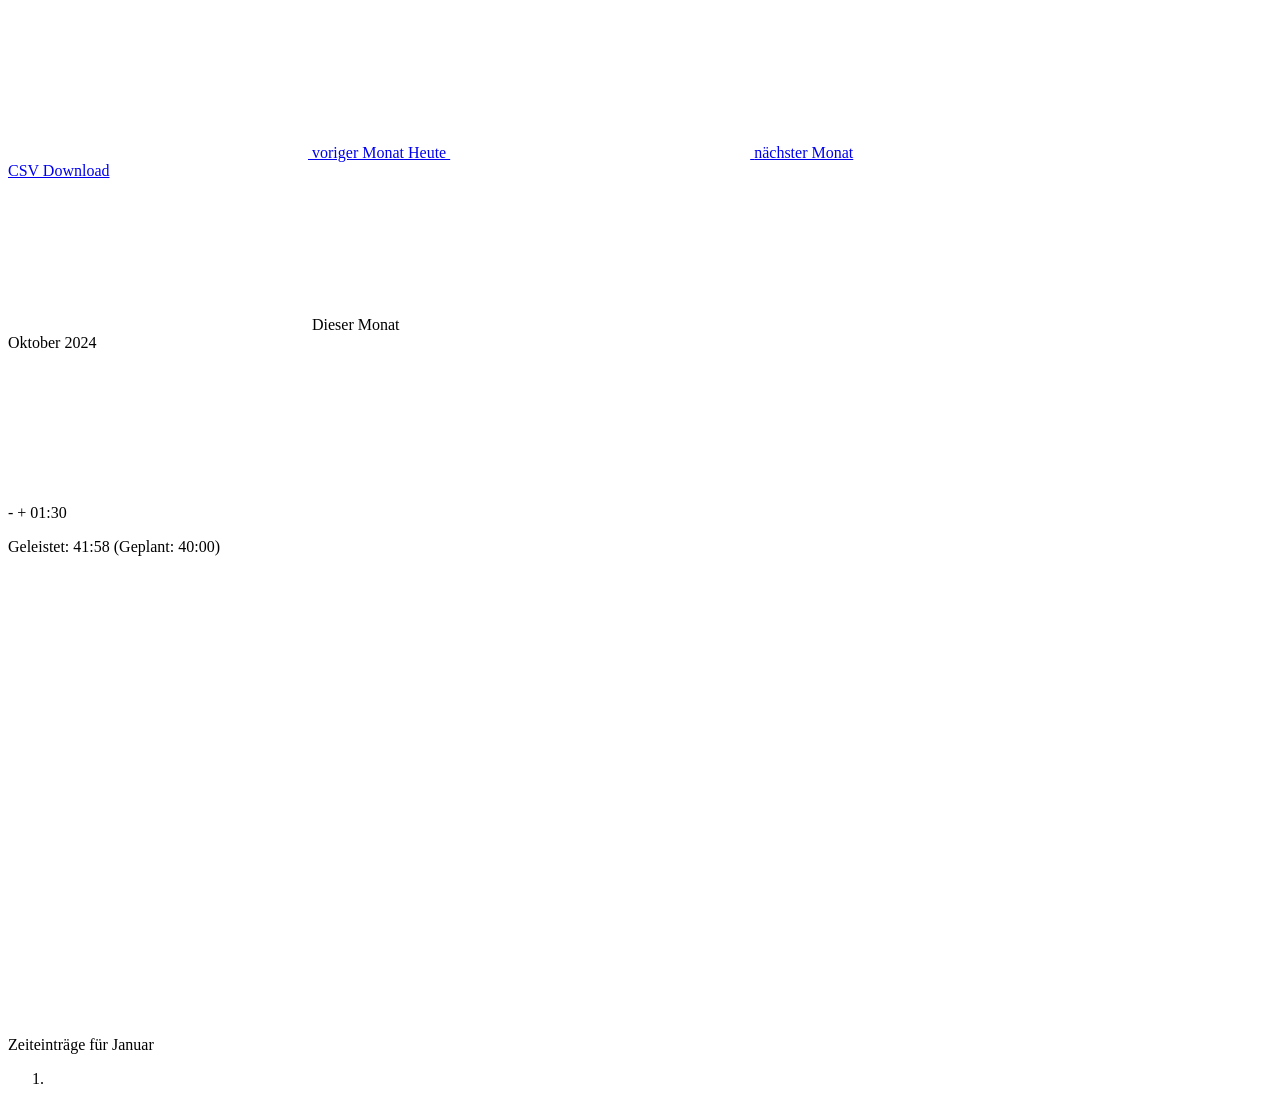
<file: src/main/resources/templates/reports/user-report-month.html>
<!doctype html>
<html
  lang="en"
  th:lang="${language}"
  th:class="|theme-${theme}|"
  xmlns:th="http://www.thymeleaf.org"
>
  <head>
    <title>Zeiterfassung - Bericht</title>
  </head>
  <body>
    <div th:fragment="chart-navigation" class="report-actions">
      <nav
        class="report-actions__pagination"
        th:aria-label="#{report.time.pagination.navigation.aria-label}"
      >
        <a
          href="#"
          th:href="${userReportPreviousSectionUrl}"
          class="button-primary button-primary-icon"
        >
          <svg
            th:replace="~{icons/chevron-left::svg(className='w-6 h-6')}"
          ></svg>
          <span class="sr-only" th:text="#{report.month.navigation.button.next}"
            >voriger Monat</span
          >
        </a>
        <a
          href="#"
          th:href="${userReportTodaySectionUrl}"
          class="button-primary button-primary-icon flex-1 justify-center xs:flex-none xs:justify-normal"
          th:text="#{report.month.navigation.button.today}"
        >
          Heute
        </a>
        <a
          href="#"
          th:href="${userReportNextSectionUrl}"
          class="button-primary button-primary-icon"
        >
          <svg
            th:replace="~{icons/chevron-right::svg(className='w-6 h-6')}"
          ></svg>
          <span class="sr-only" th:text="#{report.month.navigation.button.next}"
            >nächster Monat</span
          >
        </a>
      </nav>
      <form th:replace="~{reports/_user-select::form(~{})}" />
      <a
        href="#"
        th:href="${userReportCsvDownloadUrl}"
        download
        class="report-actions__csv button-secondary"
        th:text="#{report.month.button.csv-download}"
      >
        CSV Download
      </a>
    </div>

    <th:block th:fragment="chart">
      <div class="relative flex flex-col">
        <span
          th:if="${isThisMonth}"
          class="text-gray-400 text-sm absolute -top-full flex items-center dark:text-zinc-300"
        >
          <svg
            th:replace="~{icons/bookmark::svg(className='-ml-0.5 mr-1 w-3 h-3 fill-amber-300 stroke-amber-300')}"
          />
          <th:block th:text="#{report.month.current-month}"
            >Dieser Monat</th:block
          >
        </span>
        <div th:id="${'month-banner-'}" class="flex items-center">
          <div class="flex-1 w-full">
            <div
              class="relative flex justify-between gap-x-2 flex-wrap text-sm"
            >
              <span class="font-bold flex-1" th:text="${monthReport.yearMonth}">
                Oktober 2024
              </span>
              <p
                class="tabular-nums text-sm text-gray-800 font-medium dark:text-zinc-300"
              >
                <span class="inline-flex items-center">
                  <th:block th:if="${monthReport.hoursDeltaNegative}"
                    >-</th:block
                  >
                  <th:block th:if="${not monthReport.hoursDeltaNegative}"
                    >+</th:block
                  >
                  <span
                    class="font-bold tabular-nums"
                    th:text="${monthReport.hoursDelta}"
                  >
                    01:30
                  </span>
                  <th:block
                    th:if="${not monthReport.hoursDeltaNegative and monthReport.hoursDelta != '00:00'}"
                  >
                    <svg
                      th:replace="~{icons/trending-up::svg(className='w-4 h-4 ml-1')}"
                    ></svg>
                  </th:block>
                </span>
              </p>
              <p class="sr-only sm:not-sr-only">
                <th:block th:text="#{report.month.group.hours-bar.worked-hours}"
                  >Geleistet:</th:block
                >
                <span
                  th:text="${monthReport.workedWorkingHours}"
                  class="font-bold tabular-nums"
                  >41:58</span
                >
                (<th:block th:text="#{report.month.group.hours-bar.should}"
                  >Geplant:</th:block
                >
                <span
                  th:text="${monthReport.shouldWorkingHours}"
                  class="font-bold tabular-nums"
                  >40:00</span
                >)
              </p>
            </div>
            <div
              class="translate-y-1 rounded-sm border border-gray-300 dark:border-sky-500"
            >
              <div
                class="h-2 bg-linear-to-r from-gray-200 to-gray-600 dark:from-sky-300 dark:to-sky-300 dark:h-1"
                th:styleappend="${'width:' + monthReport.hoursWorkedRatio + '%'}"
              >
                <div></div>
              </div>
            </div>
          </div>
        </div>
      </div>
      <div is="z-report-graph">
        <svg
          th:with="
            chartWidth=900,
            chartHeight=300,
            paddingTop=16,
            nrOfWeeks=${#lists.size(monthReport.weekReports)},
            weekGap=25,
            dayGap=5,
            barWidth=${(chartWidth - (nrOfWeeks * weekGap) - (nrOfWeeks * 7 - dayGap)) / (nrOfWeeks * 7)}
          "
          viewbox="0 0 1024 360"
          width="100%"
          preserveAspectRatio="xMidYMin meet"
          class="mt-8 report-graph"
        >
          <defs
            th:replace="~{reports/user-report-week::report-graph-svg-defs}"
          ></defs>
          <g id="report-graph-month-legend">
            <th:block
              th:each="hour : ${#numbers.sequence(0, monthReport.graphLegendMaxHour, 2)}"
              th:with="y=${paddingTop + (chartHeight * (1 - (hour / monthReport.graphLegendMaxHour)))}"
            >
              <line
                x1="0"
                th:y1="${y}"
                th:x2="${chartWidth}"
                th:y2="${y}"
                class="report-graph-hour-line"
              ></line>
              <text
                x="1024"
                th:y="${y}"
                text-anchor="end"
                dominant-baseline="middle"
                th:text="${hour + 'h'}"
                class="report-graph-hour-text"
              ></text>
            </th:block>
          </g>
          <g id="report-graph-month-weeks">
            <g th:each="week, weekIt : ${monthReport.weekReports}">
              <g
                th:each="day, dayIt : ${week.dayReports}"
                th:with="
                  heightHours=${chartHeight * (day.hoursWorked / monthReport.graphLegendMaxHour)},
                  heightShould=${chartHeight * (day.hoursWorkedShould / monthReport.graphLegendMaxHour)},
                  topHours=${paddingTop + chartHeight - heightHours},
                  topShould=${paddingTop + chartHeight - heightShould},
                  bottom=${paddingTop + chartHeight},
                  left=${(weekIt.index * weekGap) + (weekIt.index * 7 * barWidth) + (weekIt.index * 6 * dayGap) + (dayIt.index * dayGap) + (dayIt.index * barWidth)}
                "
                th:classappend="${day.differentMonth ? 'report-graph-group--different-month' : ''}"
              >
                <rect
                  th:x="${left - 5}"
                  th:y="${0}"
                  th:width="${barWidth + 10}"
                  th:height="${bottom}"
                  class="report-graph-hover-background cursor-pointer"
                  th:data-date="${day.date}"
                ></rect>
                <g
                  class="pointer-events-none"
                  th:with="
                    clipPathId=${'clip-path-dept-' + weekIt.index + '-' + dayIt.index},
                    maskId=${'mask-overtime-' + weekIt.index + '-' + dayIt.index}
                  "
                >
                  <clipPath th:id="${clipPathId}">
                    <path d="" th:replace="~{::clip-path-dept}" />
                  </clipPath>
                  <th:block
                    th:if="${day.hoursWorkedShould != 0 && day.hoursWorkedShould > day.hoursWorked}"
                  >
                    <path
                      th:fragment="clip-path-dept"
                      th:d="|M${left},${bottom} v${-1 * heightShould} h${barWidth} v${heightShould} z|"
                      class="report-graph-day-should-bar"
                      d=""
                    />
                  </th:block>
                  <rect
                    th:if="${day.hoursWorkedShould == 0}"
                    th:y="${topShould}"
                    th:x="${left}"
                    th:width="${barWidth}"
                    th:height="1"
                    class="report-graph-day-should-bar"
                  />
                  <th:block
                    th:if="${day.hoursWorked != 0 && day.hoursWorked > day.hoursWorkedShould}"
                    th:with="
                      heightOvertime=${chartHeight * (day.hoursWorked / week.graphLegendMaxHour)},
                      bottomOvertime=${topHours + heightOvertime}
                    "
                  >
                    <mask th:id="${maskId}">
                      <path
                        th:d="|M${left},${bottom} v${-1 * heightOvertime} h${barWidth} v${heightOvertime} z|"
                        fill="white"
                        d=""
                      />
                    </mask>
                    <path
                      th:d="|M${left},${bottom} v${-1 * heightOvertime} h${barWidth} v${heightOvertime} z|"
                      class="report-graph-day-overtime-bar"
                      d=""
                    />
                    <path
                      th:d="|M${left},${bottom} v${-1 * heightShould} h${barWidth} v${heightShould} z|"
                      class="report-graph-day-bar"
                      th:mask="${'url(#'+maskId+')'}"
                      fill="url(#gradient)"
                      d=""
                    />
                  </th:block>
                  <th:block
                    th:if="${day.hoursWorked != 0 && day.hoursWorked <= day.hoursWorkedShould}"
                  >
                    <path
                      th:with="yMax=${bottom - heightHours}"
                      th:d="|M${left},${bottom} v${-1*heightHours} h${barWidth} v${heightHours} z|"
                      th:clip-path="${'url(#'+clipPathId+')'}"
                      fill="url(#gradient)"
                      class="report-graph-day-bar"
                      d=""
                    />
                  </th:block>
                </g>
                <g class="pointer-events-none">
                  <text
                    th:y="${paddingTop + chartHeight + 25}"
                    th:x="${left + (barWidth/2)}"
                    text-anchor="middle"
                    th:text="${day.dayOfWeek}"
                    class="report-graph-day-text"
                  />
                </g>
              </g>
            </g>
          </g>
        </svg>
      </div>
    </th:block>

    <th:block
      th:fragment="entries"
      th:with="monthGroupLabelId=${'month-group-' + #strings.randomAlphanumeric(9)}"
    >
      <p
        class="sr-only"
        th:id="${monthGroupLabelId}"
        th:text="#{report.detail.month.section.title(${monthReportDetail.yearMonth})}"
      >
        Zeiteinträge für Januar
      </p>
      <section th:aria-labelledby="${monthGroupLabelId}">
        <ol class="space-y-4" th:aria-labelledby="${monthGroupLabelId}">
          <li th:each="weekReportDetail : ${monthReportDetail.weekReports}">
            <th:block
              th:replace="~{reports/_report-time-entries::entries(${weekReportDetail})}"
            />
          </li>
        </ol>
      </section>
    </th:block>
  </body>
</html>
</file>
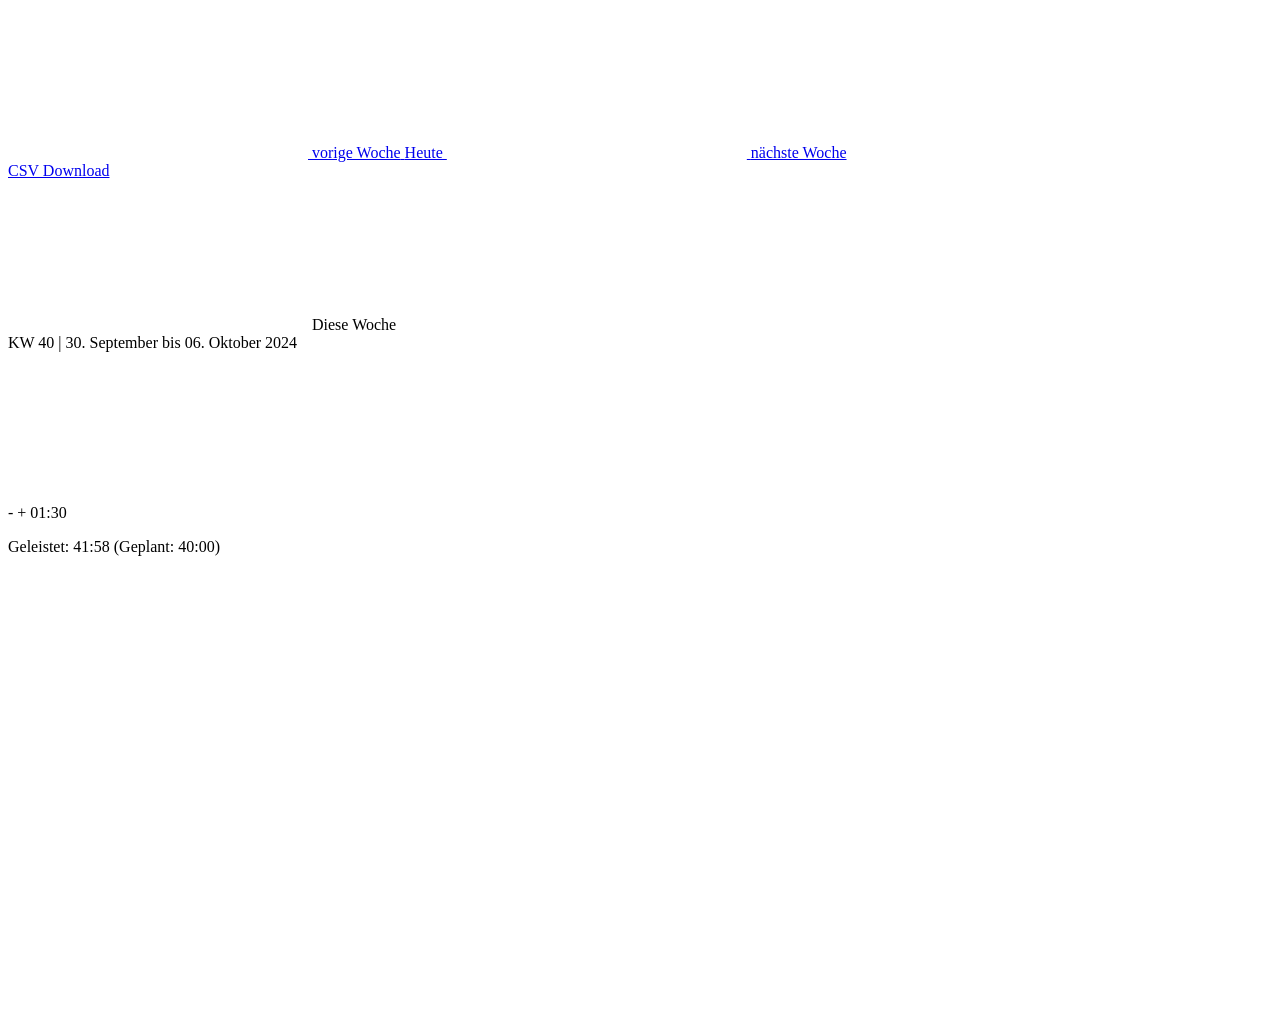
<file: src/main/resources/templates/reports/user-report-week.html>
<!doctype html>
<html
  lang="en"
  th:lang="${language}"
  th:class="|theme-${theme}|"
  xmlns:th="http://www.thymeleaf.org"
>
  <head>
    <title>Zeiterfassung - Bericht</title>
  </head>
  <body>
    <div th:fragment="chart-navigation" class="report-actions">
      <nav
        class="report-actions__pagination"
        th:aria-label="#{report.time.pagination.navigation.aria-label}"
      >
        <a
          href="#"
          th:href="${userReportPreviousSectionUrl}"
          class="button-primary button-primary-icon"
        >
          <svg
            th:replace="~{icons/chevron-left::svg(className='w-6 h-6')}"
          ></svg>
          <span
            class="sr-only"
            th:text="#{report.week.navigation.button.previous}"
            >vorige Woche</span
          >
        </a>
        <a
          href="#"
          th:href="${userReportTodaySectionUrl}"
          class="button-primary flex-1 justify-center xs:flex-none xs:justify-normal"
          th:text="#{report.month.navigation.button.today}"
        >
          Heute
        </a>
        <a
          href="#"
          th:href="${userReportNextSectionUrl}"
          class="button-primary button-primary-icon"
        >
          <svg
            th:replace="~{icons/chevron-right::svg(className='w-6 h-6')}"
          ></svg>
          <span class="sr-only" th:text="#{report.week.navigation.button.next}"
            >nächste Woche</span
          >
        </a>
      </nav>
      <form th:replace="~{reports/_user-select::form(~{})}" />
      <a
        href="#"
        th:href="${userReportCsvDownloadUrl}"
        download
        class="report-actions__csv button-secondary"
        th:text="#{report.week.button.csv-download}"
      >
        CSV Download
      </a>
    </div>

    <th:block th:fragment="chart">
      <div class="relative flex flex-col">
        <span
          th:if="${isThisWeek}"
          class="text-gray-400 text-sm absolute -top-full flex items-center dark:text-zinc-300"
        >
          <svg
            th:replace="~{icons/bookmark::svg(className='-ml-0.5 mr-1 w-3 h-3 fill-amber-300 stroke-amber-300')}"
          />
          <th:block th:text="#{report.week.current-week}">Diese Woche</th:block>
        </span>
        <div th:id="${'week-banner-'}" class="flex items-center">
          <div class="flex-1 w-full">
            <div
              class="relative flex justify-between gap-x-2 flex-wrap text-sm"
            >
              <span
                class="font-bold flex-1"
                th:text="#{date-range.with-calendar-week(${weekReport.calendarWeek}, ${weekReport.dateRangeString})}"
              >
                KW 40 | 30. September bis 06. Oktober 2024
              </span>
              <p
                class="tabular-nums text-sm text-gray-800 font-medium dark:text-zinc-300"
              >
                <span class="inline-flex items-center">
                  <th:block th:if="${weekReport.hoursDeltaNegative}"
                    >-</th:block
                  >
                  <th:block th:if="${not weekReport.hoursDeltaNegative}"
                    >+</th:block
                  >
                  <span
                    class="font-bold tabular-nums"
                    th:text="${weekReport.hoursDelta}"
                  >
                    01:30
                  </span>
                  <th:block
                    th:if="${not weekReport.hoursDeltaNegative and weekReport.hoursDelta != '00:00'}"
                  >
                    <svg
                      th:replace="~{icons/trending-up::svg(className='w-4 h-4 ml-1')}"
                    ></svg>
                  </th:block>
                </span>
              </p>
              <p class="sr-only sm:not-sr-only">
                <th:block th:text="#{report.week.group.hours-bar.worked-hours}"
                  >Geleistet:</th:block
                >
                <span
                  th:text="${weekReport.workedWorkingHours}"
                  class="font-bold tabular-nums"
                  >41:58</span
                >
                (<th:block th:text="#{report.week.group.hours-bar.should}"
                  >Geplant:</th:block
                >
                <span
                  th:text="${weekReport.shouldWorkingHours}"
                  class="font-bold tabular-nums"
                  >40:00</span
                >)
              </p>
            </div>
            <div
              class="translate-y-1 rounded-full overflow-hidden border border-gray-300 dark:border-sky-500"
            >
              <div
                class="h-2 bg-linear-to-r from-gray-200 to-gray-600 dark:from-sky-300 dark:to-sky-300 dark:h-1"
                th:styleappend="${'width:' + weekReport.hoursWorkedRatio + '%'}"
              >
                <div></div>
              </div>
            </div>
          </div>
        </div>
      </div>
      <div is="z-report-graph">
        <svg
          th:with="
            chartWidth=700,
            chartHeight=300,
            paddingTop=16,
            paddingLeft=150,
            paddingRight=150,
            dayGap=30,
            barWidth=${(chartWidth - 6*dayGap) / 7}
          "
          viewbox="0 0 1024 360"
          width="100%"
          preserveAspectRatio="xMidYMin meet"
          class="mt-8 report-graph"
        >
          <defs th:fragment="report-graph-svg-defs">
            <linearGradient id="gradient" x1="0%" y1="0%" x2="0%" y2="100%">
              <stop offset="0%" style="stop-color: #22c55e; stop-opacity: 1" />
              <stop
                offset="100%"
                style="stop-color: #4ade80; stop-opacity: 1"
              />
            </linearGradient>
            <linearGradient
              id="gradient-dark"
              x1="0%"
              y1="0%"
              x2="0%"
              y2="100%"
            >
              <stop
                offset="0%"
                style="stop-color: var(--color-emerald-700); stop-opacity: 1"
              />
              <stop
                offset="100%"
                style="stop-color: var(--color-emerald-900); stop-opacity: 1"
              />
            </linearGradient>
            <linearGradient
              id="gradient-background"
              x1="0%"
              y1="0%"
              x2="0%"
              y2="100%"
            >
              <stop offset="0%" style="stop-color: #e5e7eb; stop-opacity: 1" />
              <stop
                offset="100%"
                style="stop-color: #d4d4d8; stop-opacity: 1"
              />
            </linearGradient>
            <linearGradient
              id="gradient-background-dark"
              x1="0%"
              y1="0%"
              x2="0%"
              y2="100%"
            >
              <stop
                offset="0%"
                style="stop-color: var(--color-zinc-700); stop-opacity: 0.3"
              />
              <stop
                offset="100%"
                style="stop-color: var(--color-zinc-500); stop-opacity: 0.3"
              />
            </linearGradient>
          </defs>
          <g id="report-graph-week-legend">
            <th:block
              th:each="hour : ${#numbers.sequence(0, weekReport.graphLegendMaxHour, 2)}"
              th:with="y=${paddingTop + (chartHeight * (1 - (hour / weekReport.graphLegendMaxHour)))}"
            >
              <line
                x1="0"
                th:y1="${y}"
                th:x2="${paddingLeft + paddingRight + chartWidth}"
                th:y2="${y}"
                class="report-graph-hour-line"
              ></line>
              <text
                x="1024"
                th:y="${y}"
                text-anchor="end"
                dominant-baseline="middle"
                th:text="${hour + 'h'}"
                class="report-graph-hour-text"
              ></text>
            </th:block>
          </g>
          <g id="report-graph-week-days">
            <g
              th:each="day, dayIt : ${weekReport.dayReports}"
              th:with="
                heightHours=${chartHeight * (day.hoursWorked / weekReport.graphLegendMaxHour)},
                heightShould=${chartHeight * (day.hoursWorkedShould / weekReport.graphLegendMaxHour)},
                topHours=${paddingTop + chartHeight - heightHours},
                topShould=${paddingTop + chartHeight - heightShould},
                bottom=${paddingTop + chartHeight},
                left=${paddingLeft + (dayIt.index * dayGap) + (dayIt.index * barWidth)}
              "
            >
              <rect
                th:x="${left - 12.5}"
                th:y="${0}"
                th:width="${barWidth + 25}"
                th:height="${bottom}"
                class="report-graph-hover-background cursor-pointer"
                th:data-date="${day.date}"
              ></rect>
              <g class="pointer-events-none">
                <clipPath
                  th:id="${'clip-path-dept-' + #strings.toLowerCase(day.dayOfWeekFull)}"
                >
                  <path d="" th:replace="~{::clip-path-dept}" />
                </clipPath>
                <th:block
                  th:if="${day.hoursWorkedShould != 0 && day.hoursWorkedShould > day.hoursWorked}"
                >
                  <path
                    th:fragment="clip-path-dept"
                    th:d="|M${left},${bottom} v${-1 * heightShould} h${barWidth} v${heightShould} z|"
                    class="report-graph-day-should-bar"
                    d=""
                  />
                </th:block>
                <rect
                  th:if="${day.hoursWorkedShould == 0}"
                  th:y="${topShould}"
                  th:x="${left}"
                  th:width="${barWidth}"
                  th:height="1"
                  class="report-graph-day-should-bar"
                />
                <th:block
                  th:if="${day.hoursWorked != 0 && day.hoursWorked > day.hoursWorkedShould}"
                  th:with="
                    heightOvertime=${chartHeight * (day.hoursWorked / weekReport.graphLegendMaxHour)},
                    bottomOvertime=${topHours + heightOvertime}
                  "
                >
                  <mask
                    th:id="${'mask-overtime-' + #strings.toLowerCase(day.dayOfWeekFull)}"
                  >
                    <path
                      th:d="|M${left},${bottom} v${-1 * heightOvertime} h${barWidth} v${heightOvertime} z|"
                      fill="white"
                      d=""
                    />
                  </mask>
                  <path
                    th:d="|M${left},${bottom} v${-1 * heightOvertime} h${barWidth} v${heightOvertime} z|"
                    class="report-graph-day-overtime-bar"
                    d=""
                  />
                  <path
                    th:with="clipPathId=${'mask-overtime-' + #strings.toLowerCase(day.dayOfWeekFull)}"
                    th:d="|M${left},${bottom} v${-1 * heightShould} h${barWidth} v${heightShould} z|"
                    class="report-graph-day-bar"
                    th:mask="${'url(#'+clipPathId+')'}"
                    fill="url(#gradient)"
                    d=""
                  />
                </th:block>
                <th:block
                  th:if="${day.hoursWorked != 0 && day.hoursWorked <= day.hoursWorkedShould}"
                >
                  <path
                    th:with="
                      yMax=${bottom - heightHours},
                      clipPathId=${'clip-path-dept-' + #strings.toLowerCase(day.dayOfWeekFull)}
                    "
                    th:d="|M${left},${bottom} v${-1*heightHours} h${barWidth} v${heightHours} z|"
                    th:clip-path="${'url(#'+clipPathId+')'}"
                    fill="url(#gradient)"
                    class="report-graph-day-bar"
                    d=""
                  />
                </th:block>
              </g>
              <g class="pointer-events-none">
                <text
                  th:y="${paddingTop + chartHeight + 6}"
                  th:x="${left + (barWidth/2)}"
                  text-anchor="middle"
                  dominant-baseline="text-before-edge"
                  th:text="${day.dayOfWeekFull}"
                  class="report-graph-day-text"
                />
                <text
                  th:y="${paddingTop + chartHeight + 28}"
                  th:x="${left + (barWidth/2)}"
                  text-anchor="middle"
                  dominant-baseline="text-before-edge"
                  th:text="${day.date}"
                  class="report-graph-date-text"
                />
              </g>
            </g>
          </g>
        </svg>
      </div>
    </th:block>

    <th:block th:fragment="entries">
      <th:block
        th:replace="~{reports/_report-time-entries :: entries(${weekReportDetail})}"
      />
    </th:block>
  </body>
</html>
</file>
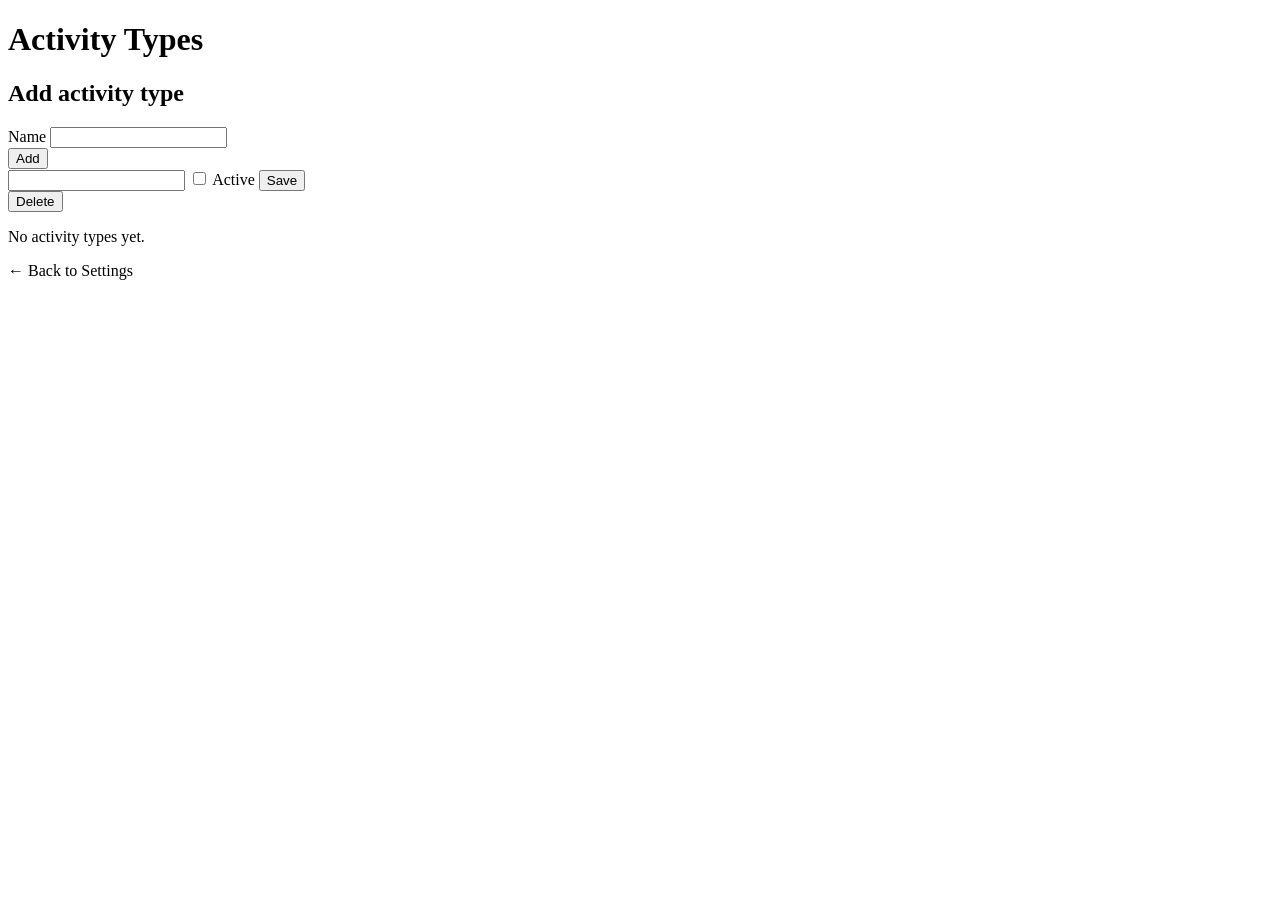
<file: src/main/resources/templates/settings/activity-types.html>
<!doctype html>
<html
  lang="en"
  th:lang="${language}"
  th:class="|theme-${theme}|"
  xmlns:th="http://www.thymeleaf.org"
>
  <head th:replace="~{_layout::head(title=~{::title})}">
    <title th:text="#{settings.activity-types.page.title}">Activity Types</title>
  </head>
  <body th:replace="~{_layout::body(content=~{::content}, search=~{::search})}">
    <th:block th:ref="search">
      <div th:replace="~{fragments/user-search::user-search(placeholder=#{user-search.input.placeholder})}"></div>
    </th:block>

    <th:block th:fragment="content">
      <main class="content-container content--max-w flex flex-col">
        <div class="flex-1 flex flex-col mx-auto w-full max-w-3xl px-4 desktop:px-8">

          <h1 class="text-xl font-bold mb-8" th:text="#{settings.activity-types.page.title}">Activity Types</h1>

          <!-- Add new activity type -->
          <section class="mb-8">
            <h2 class="font-semibold mb-3" th:text="#{settings.activity-types.add}">Add activity type</h2>
            <form th:action="@{/settings/activity-types}" method="post" class="flex gap-2 items-end">
              <div class="flex flex-col gap-1">
                <label for="new-activity-type-name" class="text-sm font-medium" th:text="#{settings.activity-types.name.label}">Name</label>
                <input
                  type="text"
                  id="new-activity-type-name"
                  name="name"
                  required
                  class="border border-gray-300 dark:border-zinc-600 rounded px-3 py-2 text-sm dark:bg-zinc-800 w-64"
                />
              </div>
              <button type="submit" class="button-main-green" th:text="#{settings.activity-types.add}">Add</button>
            </form>
          </section>

          <!-- Activity type list -->
          <section th:if="${not #lists.isEmpty(activityTypes)}">
            <div class="flex flex-col gap-3">
              <div th:each="activityType : ${activityTypes}"
                   class="flex items-center gap-3 p-3 border border-gray-200 dark:border-zinc-700 rounded-lg">
                <!-- Edit form -->
                <form th:action="@{/settings/activity-types/{id}(id=${activityType.id().value()})}" method="post"
                      class="flex items-center gap-3 flex-1">
                  <input
                    type="text"
                    name="name"
                    th:value="${activityType.name()}"
                    required
                    class="border border-gray-300 dark:border-zinc-600 rounded px-3 py-1.5 text-sm dark:bg-zinc-800 flex-1"
                  />
                  <label class="flex items-center gap-2 text-sm cursor-pointer">
                    <input type="checkbox" name="active" th:checked="${activityType.active()}" />
                    <span th:text="#{settings.activity-types.active.label}">Active</span>
                  </label>
                  <button type="submit" class="button-secondary text-sm" th:text="#{settings.save}">Save</button>
                </form>
                <!-- Delete form -->
                <form th:action="@{/settings/activity-types/{id}/delete(id=${activityType.id().value()})}" method="post">
                  <button type="submit"
                          class="button-secondary text-sm text-red-600 dark:text-red-400"
                          th:text="#{settings.activity-types.delete}"
                          th:onclick="|return confirm('Delete this activity type?')|">Delete</button>
                </form>
              </div>
            </div>
          </section>

          <p th:if="${#lists.isEmpty(activityTypes)}"
             class="text-sm text-gray-500 dark:text-zinc-400 italic"
             th:text="#{settings.activity-types.empty}">No activity types yet.</p>

          <div class="mt-8">
            <a th:href="@{/settings}" class="button-secondary text-sm" th:text="#{settings.back}">← Back to Settings</a>
          </div>

        </div>
      </main>
    </th:block>
  </body>
</html>
</file>
